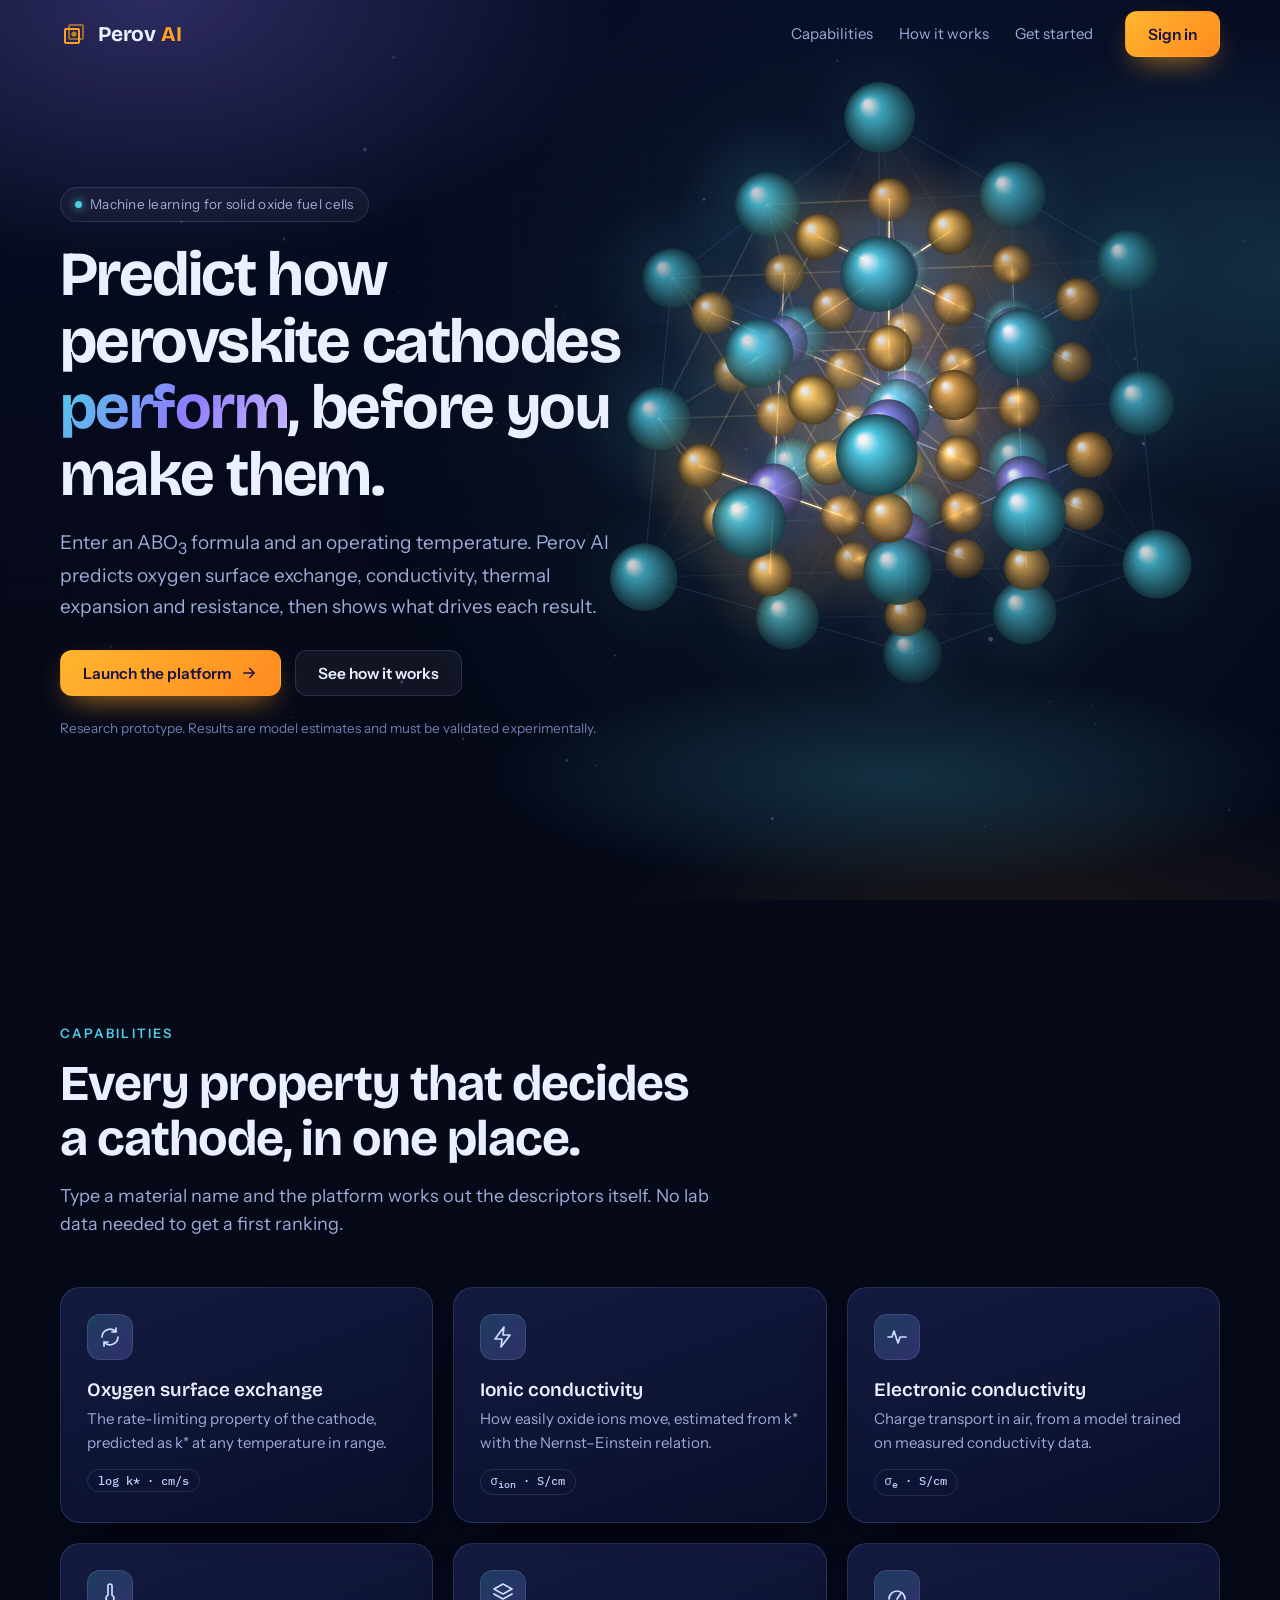
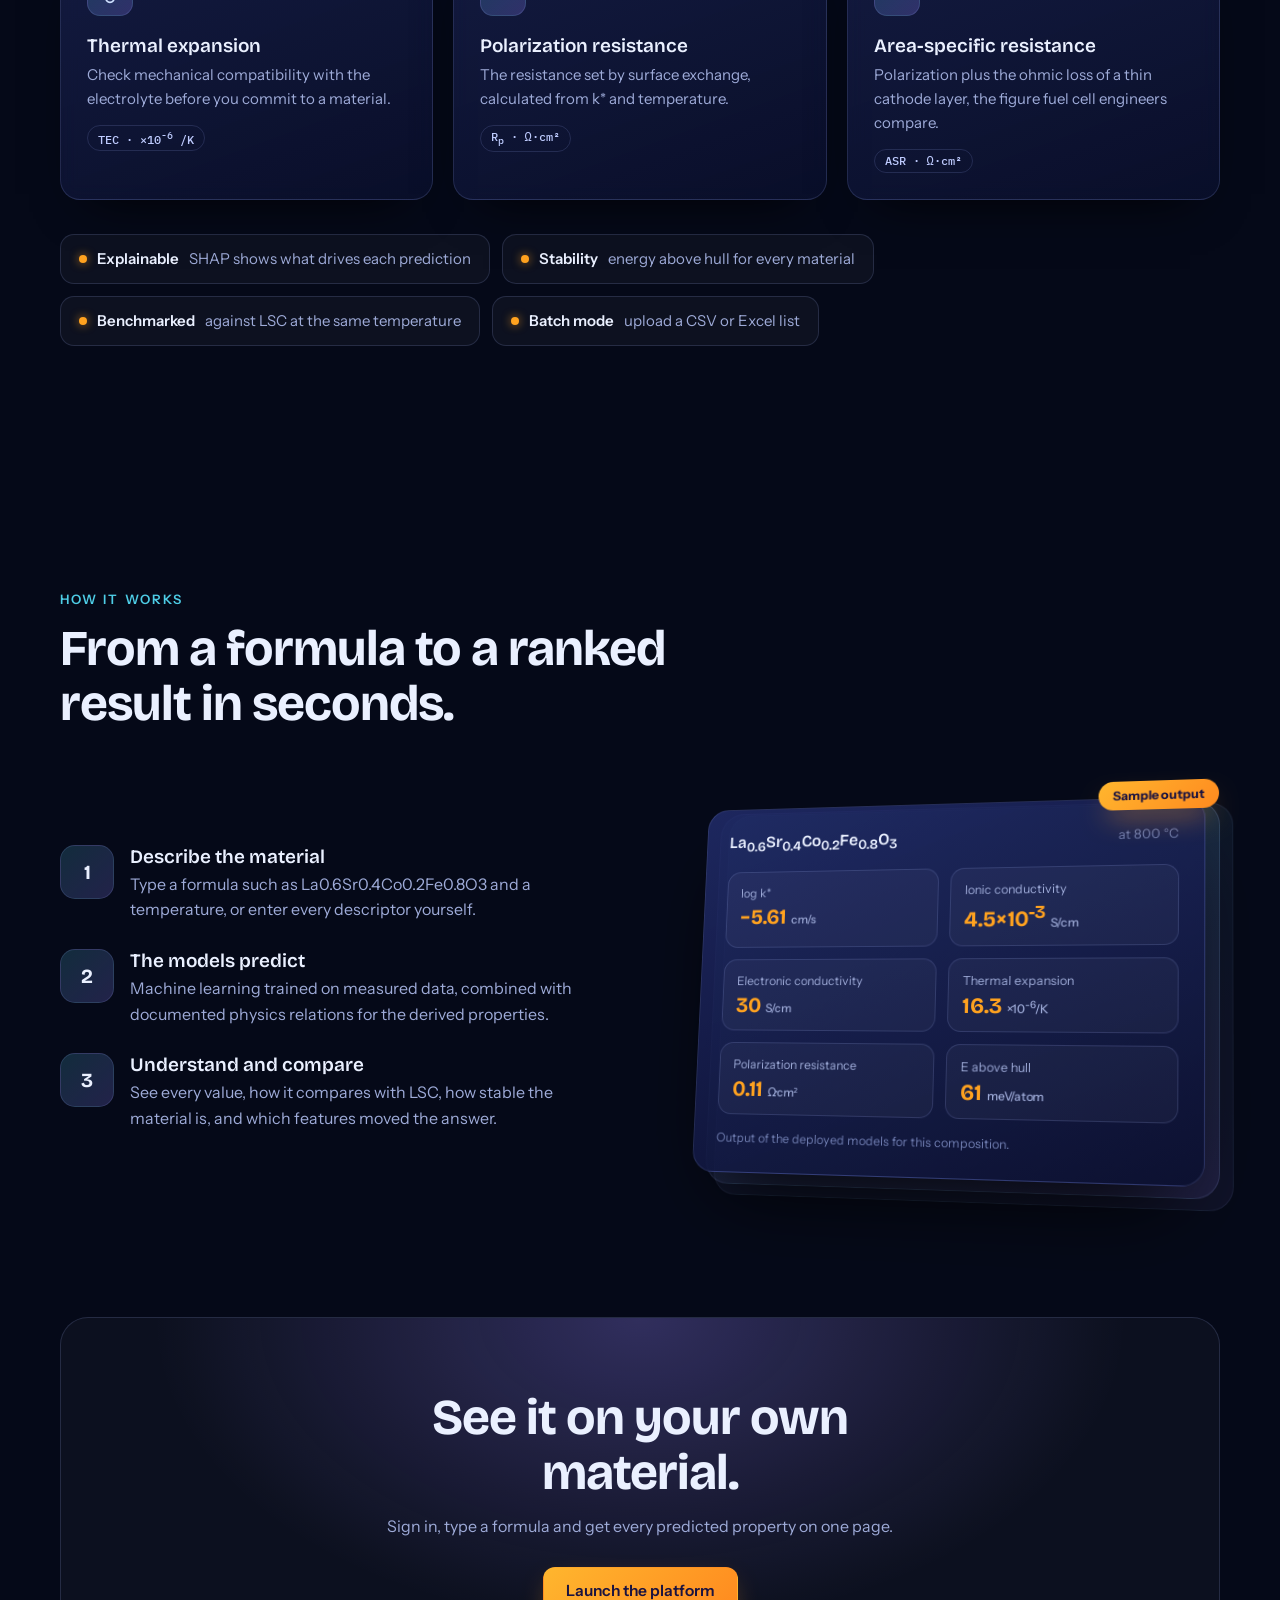
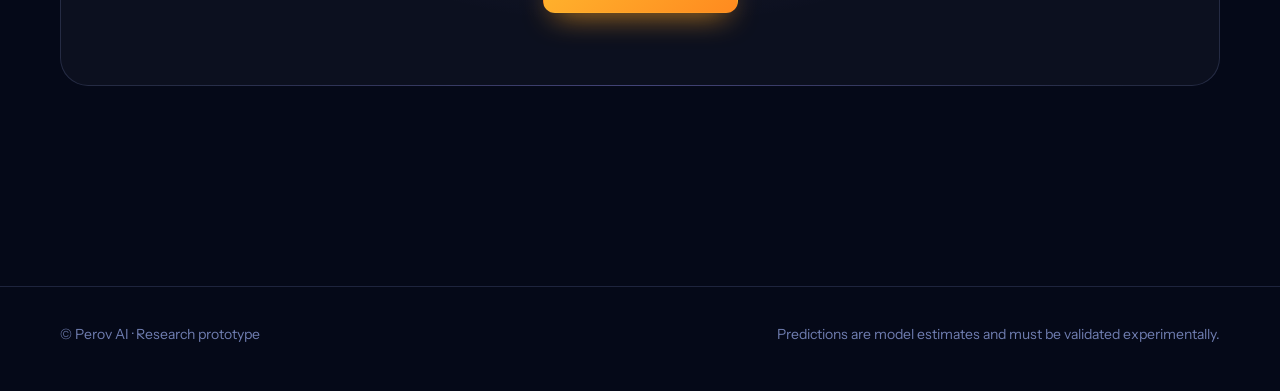
<file: static/index.html>
<!doctype html>
<html lang="en"><head><meta charset="utf-8"><meta name="viewport" content="width=device-width, initial-scale=1, viewport-fit=cover">
<meta name="theme-color" content="#050918">
<link rel="manifest" href="manifest.json">
<link rel="icon" type="image/png" sizes="192x192" href="icon-192.png">
<link rel="apple-touch-icon" href="apple-touch-icon.png">
<meta name="mobile-web-app-capable" content="yes">
<meta name="apple-mobile-web-app-capable" content="yes">
<meta name="apple-mobile-web-app-title" content="Perov AI">
<meta name="apple-mobile-web-app-status-bar-style" content="black-translucent">
<script src="pwa.js" defer></script>
<title>Perov AI | Predict perovskite cathode performance</title>
<meta name="description" content="Perov AI predicts oxygen surface exchange, conductivity, thermal expansion and resistance of perovskite cathodes for solid oxide fuel cells.">
<link href="https://fonts.googleapis.com/css2?family=Bricolage+Grotesque:opsz,wght@12..96,500;12..96,700&family=Instrument+Sans:wght@400;500;600&family=IBM+Plex+Mono:wght@400;500&display=swap" rel="stylesheet">
<link rel="stylesheet" href="site.css"></head>
<body class="site">
<header class="nav" id="nav"><div class="wrap">
  <a class="brand" href="index.html"><svg viewBox="0 0 28 28" aria-hidden="true"><rect x="5" y="9" width="14" height="14" rx="1" fill="none" stroke="#FFA21F" stroke-width="2"/><rect x="9" y="5" width="14" height="14" rx="1" fill="none" stroke="#FFA21F" stroke-width="2" opacity=".55"/><circle cx="14" cy="14" r="2.6" fill="#C98512"/></svg><span>Perov <i>AI</i></span></a>
  <nav aria-label="Sections"><a href="#capabilities">Capabilities</a><a href="#how">How it works</a><a href="#start">Get started</a></nav>
  <a class="btn primary" href="login.html">Sign in</a>
</div></header>

<main>
<section class="hero" id="top">
  <canvas id="hero3d" aria-hidden="true"></canvas>
  <div class="wrap"><div class="hero-copy">
    <span class="eyebrow">Machine learning for solid oxide fuel cells</span>
    <h1>Predict how perovskite cathodes <em>perform</em>, before you make them.</h1>
    <p class="lead">Enter an ABO<sub>3</sub> formula and an operating temperature. Perov AI predicts oxygen surface exchange, conductivity, thermal expansion and resistance, then shows what drives each result.</p>
    <div class="cta"><a class="btn primary" href="login.html">Launch the platform
      <svg viewBox="0 0 24 24" fill="none" stroke="currentColor" stroke-width="2" stroke-linecap="round" stroke-linejoin="round"><path d="M5 12h14M13 6l6 6-6 6"/></svg></a>
      <a class="btn" href="#how">See how it works</a></div>
    <p class="fine">Research prototype. Results are model estimates and must be validated experimentally.</p>
  </div></div>
</section>

<section class="block" id="capabilities"><div class="wrap">
  <span class="kicker">Capabilities</span>
  <h2>Every property that decides a cathode, in one place.</h2>
  <p class="sub">Type a material name and the platform works out the descriptors itself. No lab data needed to get a first ranking.</p>
  <div class="grid3">
    <article class="tilt reveal"><div class="ico"><svg viewBox="0 0 24 24"><path d="M4 12a8 8 0 0 1 14-5M20 12a8 8 0 0 1-14 5M18 3v4h-4M6 21v-4h4"/></svg></div><h3>Oxygen surface exchange</h3><p>The rate-limiting property of the cathode, predicted as k* at any temperature in range.</p><span class="unit">log k* &middot; cm/s</span></article>
    <article class="tilt reveal"><div class="ico"><svg viewBox="0 0 24 24"><path d="M13 2 4 14h7l-1 8 9-12h-7z"/></svg></div><h3>Ionic conductivity</h3><p>How easily oxide ions move, estimated from k* with the Nernst&ndash;Einstein relation.</p><span class="unit">&sigma;<sub>ion</sub> &middot; S/cm</span></article>
    <article class="tilt reveal"><div class="ico"><svg viewBox="0 0 24 24"><path d="M3 12h4l2-6 4 12 2-6h6"/></svg></div><h3>Electronic conductivity</h3><p>Charge transport in air, from a model trained on measured conductivity data.</p><span class="unit">&sigma;<sub>e</sub> &middot; S/cm</span></article>
    <article class="tilt reveal"><div class="ico"><svg viewBox="0 0 24 24"><path d="M10 14V5a2 2 0 1 1 4 0v9a4 4 0 1 1-4 0z"/></svg></div><h3>Thermal expansion</h3><p>Check mechanical compatibility with the electrolyte before you commit to a material.</p><span class="unit">TEC &middot; &times;10<sup>-6</sup> /K</span></article>
    <article class="tilt reveal"><div class="ico"><svg viewBox="0 0 24 24"><path d="m12 3 9 5-9 5-9-5zM3 13l9 5 9-5"/></svg></div><h3>Polarization resistance</h3><p>The resistance set by surface exchange, calculated from k* and temperature.</p><span class="unit">R<sub>p</sub> &middot; &Omega;&middot;cm&sup2;</span></article>
    <article class="tilt reveal"><div class="ico"><svg viewBox="0 0 24 24"><path d="M4 18a8 8 0 1 1 16 0M12 18l4-6"/></svg></div><h3>Area-specific resistance</h3><p>Polarization plus the ohmic loss of a thin cathode layer, the figure fuel cell engineers compare.</p><span class="unit">ASR &middot; &Omega;&middot;cm&sup2;</span></article>
  </div>
  <div class="chips reveal">
    <div class="chip"><b>Explainable</b> SHAP shows what drives each prediction</div>
    <div class="chip"><b>Stability</b> energy above hull for every material</div>
    <div class="chip"><b>Benchmarked</b> against LSC at the same temperature</div>
    <div class="chip"><b>Batch mode</b> upload a CSV or Excel list</div>
  </div>
</div></section>

<section class="block" id="how"><div class="wrap">
  <span class="kicker">How it works</span>
  <h2>From a formula to a ranked result in seconds.</h2>
  <div class="how">
    <ol class="steps">
      <li class="reveal"><div><h3>Describe the material</h3><p>Type a formula such as La0.6Sr0.4Co0.2Fe0.8O3 and a temperature, or enter every descriptor yourself.</p></div></li>
      <li class="reveal"><div><h3>The models predict</h3><p>Machine learning trained on measured data, combined with documented physics relations for the derived properties.</p></div></li>
      <li class="reveal"><div><h3>Understand and compare</h3><p>See every value, how it compares with LSC, how stable the material is, and which features moved the answer.</p></div></li>
    </ol>
    <div class="stage3d reveal" id="stage3d"><div class="rig" id="rig">
      <div class="plate p2"></div><div class="plate"></div>
      <div class="sample"><span class="badge3d">Sample output</span>
        <div class="top"><b>La<sub>0.6</sub>Sr<sub>0.4</sub>Co<sub>0.2</sub>Fe<sub>0.8</sub>O<sub>3</sub></b><span>at 800 &deg;C</span></div>
        <div class="tiles">
          <div class="tile"><small>log k*</small><b>&minus;5.61<i>cm/s</i></b></div>
          <div class="tile"><small>Ionic conductivity</small><b>4.5&times;10<sup>-3</sup><i>S/cm</i></b></div>
          <div class="tile"><small>Electronic conductivity</small><b>30<i>S/cm</i></b></div>
          <div class="tile"><small>Thermal expansion</small><b>16.3<i>&times;10<sup>-6</sup>/K</i></b></div>
          <div class="tile"><small>Polarization resistance</small><b>0.11<i>&Omega;&middot;cm&sup2;</i></b></div>
          <div class="tile"><small>E above hull</small><b>61<i>meV/atom</i></b></div>
        </div>
        <p class="note">Output of the deployed models for this composition.</p>
      </div>
    </div></div>
  </div>
</div></section>

<section class="block" id="start" style="padding-top:0"><div class="wrap">
  <div class="cta-band reveal"><h2>See it on your own material.</h2><p>Sign in, type a formula and get every predicted property on one page.</p>
    <a class="btn primary" href="login.html">Launch the platform</a></div>
</div></section>
</main>

<footer><div class="wrap"><span>&copy; Perov AI &middot; Research prototype</span><span>Predictions are model estimates and must be validated experimentally.</span></div></footer>

<script src="crystal3d.js"></script>
<script>
(() => {
  const $ = s => document.querySelector(s), $$ = s => [...document.querySelectorAll(s)];
  const wide = () => window.innerWidth > 900;
  /* 3D hero */
  const hero = createCrystal($("#hero3d"), { ordered: true, pulses: true });
  function place() { if (wide()) { hero.layout(0.74, 0.5); hero.setScale(0.19); } else { hero.layout(0.5, 0.21); hero.setScale(0.125); } }
  place(); window.addEventListener("resize", place);
  new IntersectionObserver(es => es.forEach(e => hero.setVisible(e.isIntersecting)), { threshold: 0 }).observe($("#top"));
  /* nav background */
  const nav = $("#nav"), onScroll = () => nav.classList.toggle("solid", scrollY > 24); onScroll(); addEventListener("scroll", onScroll, { passive: true });
  /* reveal on scroll */
  const io = new IntersectionObserver(es => es.forEach(e => { if (e.isIntersecting) { e.target.classList.add("in"); io.unobserve(e.target); } }), { threshold: 0.15 });
  $$(".reveal").forEach(el => io.observe(el));
  /* count up */
  const co = new IntersectionObserver(es => es.forEach(e => {
    if (!e.isIntersecting) return; co.unobserve(e.target);
    const end = +e.target.dataset.count, t0 = performance.now();
    (function f(t) { const p = Math.min(1, (t - t0) / 1100); e.target.textContent = Math.round(end * (1 - Math.pow(1 - p, 3))); if (p < 1) requestAnimationFrame(f); })(t0);
  }), { threshold: 0.6 });
  if (!matchMedia("(prefers-reduced-motion: reduce)").matches) $$("[data-count]").forEach(el => co.observe(el));
  /* 3D tilt on the capability cards and the sample panel */
  if (matchMedia("(hover: hover)").matches && !matchMedia("(prefers-reduced-motion: reduce)").matches) {
    $$(".tilt").forEach(el => {
      el.addEventListener("pointermove", e => {
        const r = el.getBoundingClientRect(), x = (e.clientX - r.left) / r.width, y = (e.clientY - r.top) / r.height;
        el.style.setProperty("--ry", ((x - 0.5) * 14).toFixed(2) + "deg"); el.style.setProperty("--rx", ((0.5 - y) * 14).toFixed(2) + "deg");
        el.style.setProperty("--mx", (x * 100).toFixed(1) + "%"); el.style.setProperty("--my", (y * 100).toFixed(1) + "%");
      });
      el.addEventListener("pointerleave", () => { el.style.setProperty("--rx", "0deg"); el.style.setProperty("--ry", "0deg"); });
    });
    const st = $("#stage3d"), rig = $("#rig");
    st.addEventListener("pointermove", e => {
      const r = st.getBoundingClientRect(), x = (e.clientX - r.left) / r.width, y = (e.clientY - r.top) / r.height;
      rig.style.setProperty("--ry", (-12 + (x - 0.5) * 24).toFixed(2) + "deg"); rig.style.setProperty("--rx", (7 + (0.5 - y) * 14).toFixed(2) + "deg");
    });
    st.addEventListener("pointerleave", () => { rig.style.setProperty("--ry", "-12deg"); rig.style.setProperty("--rx", "7deg"); });
  }
})();
</script></body></html>
</file>
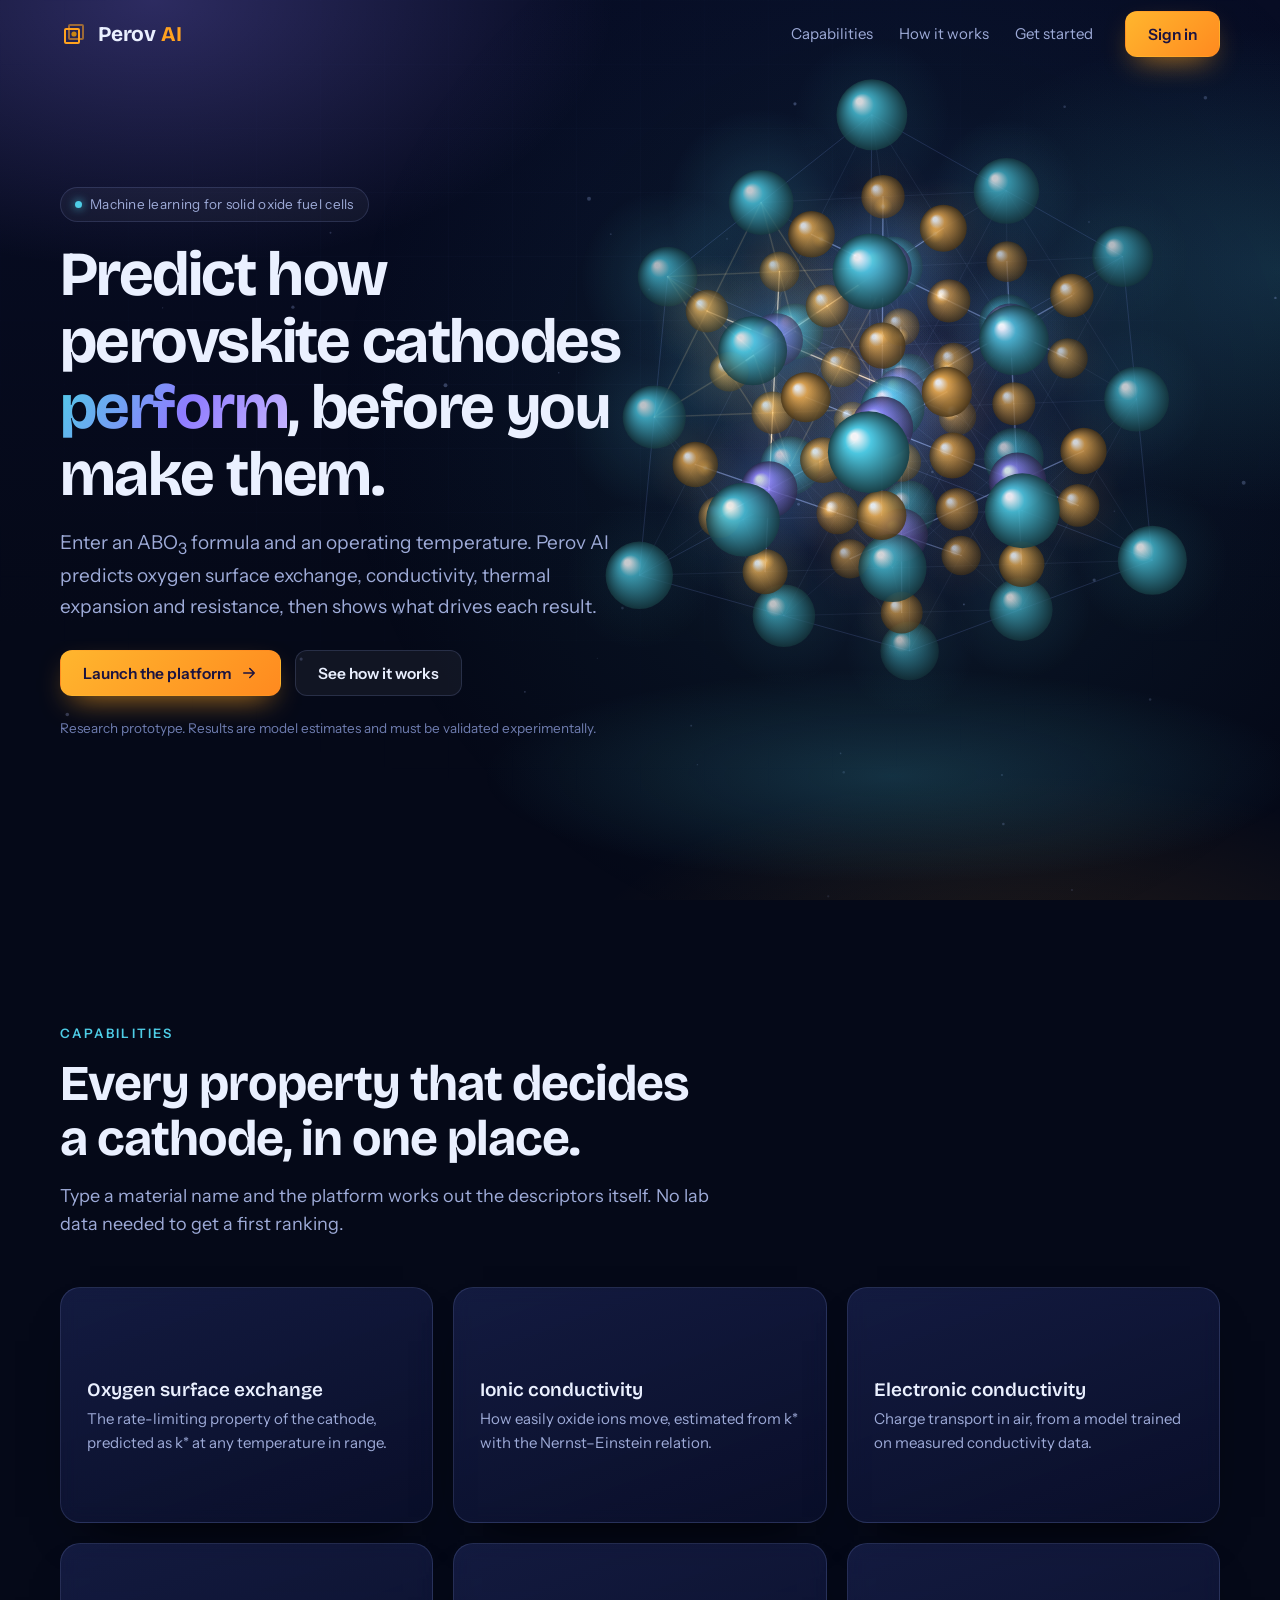
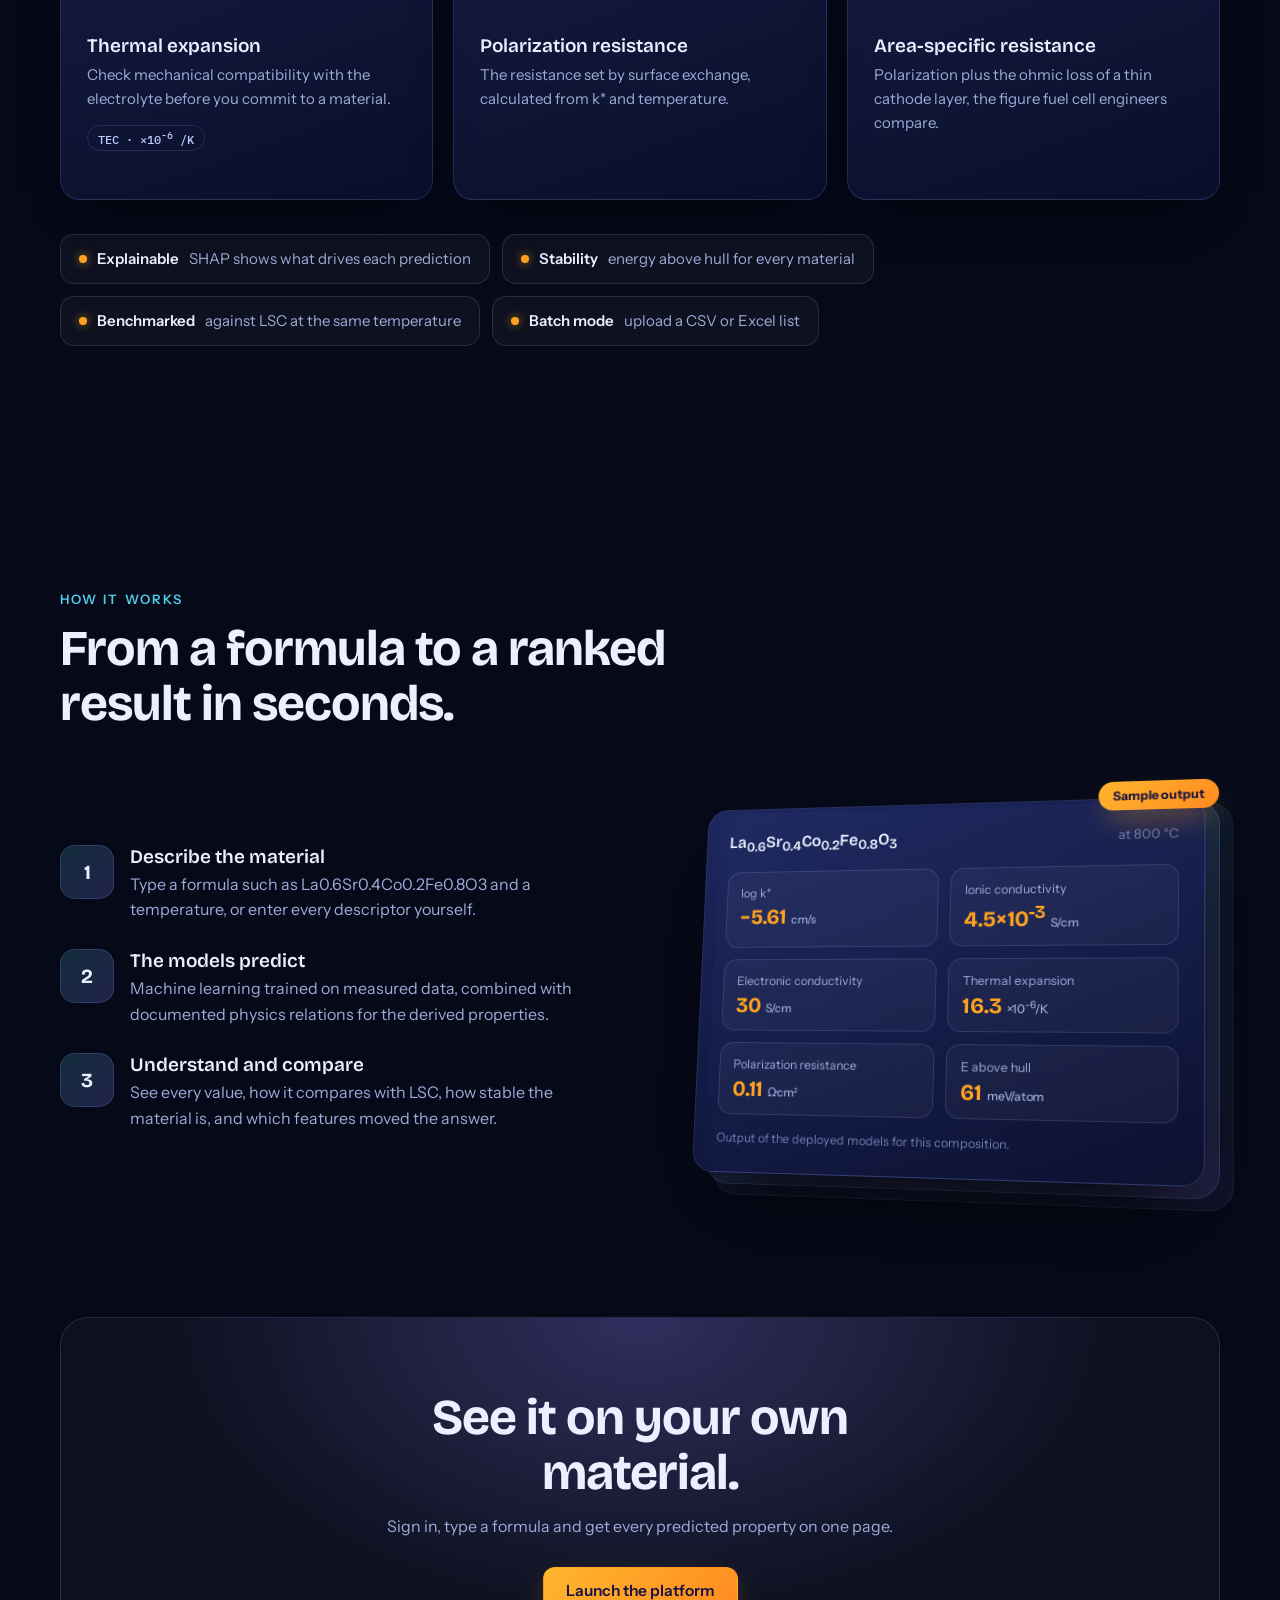
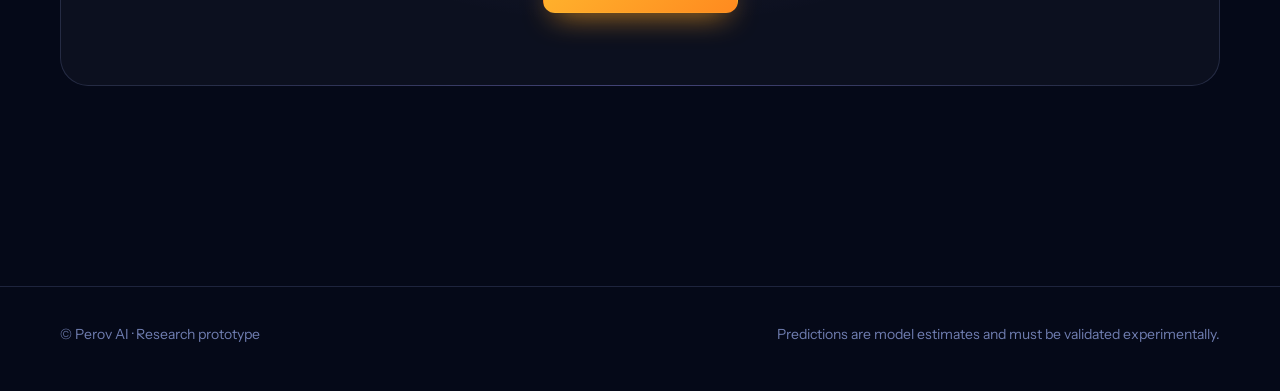
<file: static/batch.html>
<!doctype html>
<html lang="en"><head><meta charset="utf-8"><meta name="viewport" content="width=device-width, initial-scale=1, viewport-fit=cover">
<meta name="theme-color" content="#0E1240">
<link rel="manifest" href="manifest.json">
<link rel="icon" type="image/png" sizes="192x192" href="icon-192.png">
<link rel="apple-touch-icon" href="apple-touch-icon.png">
<meta name="mobile-web-app-capable" content="yes">
<meta name="apple-mobile-web-app-capable" content="yes">
<meta name="apple-mobile-web-app-title" content="Perov AI">
<meta name="apple-mobile-web-app-status-bar-style" content="black-translucent">
<script src="pwa.js" defer></script>
<script src="bg3d.js" defer></script>
<script src="dynamic.js" defer></script>
<script src="tabs.js" defer></script>
<script src="lattice.js" defer></script>
<title>Batch | Perov AI</title>
<link href="https://fonts.googleapis.com/css2?family=Bricolage+Grotesque:opsz,wght@12..96,500;12..96,700&family=Instrument+Sans:wght@400;500;600&family=IBM+Plex+Mono:wght@400;500&display=swap" rel="stylesheet">
<link rel="stylesheet" href="style.css"><style>.stack>*{min-width:0}#bres{min-width:0;max-width:100%}#bres .hb{grid-template-columns:minmax(110px,170px) 1fr 74px}#bres .hb span{overflow:hidden;text-overflow:ellipsis;white-space:nowrap}#bres .hb b{font-family:var(--mono);font-size:12px}table.t th small{font-weight:400;color:var(--muted)}</style><script src="theme.js"></script></head>
<body data-mode="user">
<header class="top"><div class="wrap">
  <a class="brand" href="predict.html"><svg viewBox="0 0 28 28" aria-hidden="true"><rect x="5" y="9" width="14" height="14" rx="1" fill="none" stroke="#FFA21F" stroke-width="2"/><rect x="9" y="5" width="14" height="14" rx="1" fill="none" stroke="#FFA21F" stroke-width="2" opacity=".55"/><circle cx="14" cy="14" r="2.6" fill="#C98512"/></svg><span>Perov <i>AI</i></span></a>
  <nav class="nav" aria-label="Pages"><a href="predict.html">Predict</a><a href="history.html">History</a><a href="batch.html" aria-current="page">Batch</a><a href="inverse.html">Find composition</a><a href="developer.html" class="dev-only">Developer</a><a href="research.html">Research</a></nav>
  <div class="role"><span id="who"></span><b id="rolename"></b> <a href="#" id="signout">Sign out</a></div>
</div></header>
<main><div class="wrap">
<div class="intro"><h1>Predict a list of materials</h1><p class="explorer-only">Upload a CSV or Excel file with two columns, formula and temp_c. Each row gets k*, ionic and electronic conductivity, thermal expansion, polarization resistance, ASR and E above hull.</p><p class="dev-only">POST /api/upload as multipart form data, up to 500 rows, composition-only model. Rows that fail return an error string instead of a value.</p></div>
<section class="panel stack" style="max-width:980px">
  <form id="bform" novalidate><div class="fields">
    <div class="field"><label for="bfile">File (.csv or .xlsx)</label><input id="bfile" type="file" accept=".csv,.xlsx,.xls"></div>
    <div class="field dev-only"><label for="bmodel">Model</label><select id="bmodel"><option value="svr">Perov AI SVR pipeline</option><option value="rf">Perov AI Random Forest</option></select></div></div>
    <div class="actions"><button class="btn primary" id="bgo" type="submit">Predict file</button>
    <a class="btn ghost" id="tmpl" download="kstar_template.csv" href="data:text/csv;charset=utf-8,formula%2Ctemp_c%0ALaCoO3%2C700%0ALa0.6Sr0.4Co0.2Fe0.8O3%2C800%0ASm0.5Sr0.5CoO3%2C886%0A" style="text-decoration:none;display:inline-block">Download a template</a></div>
  </form>
  <div id="bres" hidden><div class="kpis" id="bkpi"></div>
    <div class="actions" style="margin-top:6px"><div class="field" style="min-width:240px"><label for="bprop">Show bars for</label><select id="bprop"></select></div><button class="btn ghost" id="bcsv" type="button">Download all values (CSV)</button></div>
    <h2 style="font-size:18px" id="bhead">Predicted log k*</h2><div id="bchart"></div>
    <h2 style="font-size:18px;margin-top:22px">All predicted values</h2>
    <div class="tablewrap" style="margin-top:8px"><table class="t" id="btab"></table></div>
    <p class="sub" style="margin-top:10px">Ionic conductivity and polarization resistance are physics estimates derived from k*. ASR adds the ohmic loss of a 10 &micro;m layer. Electronic conductivity, TEC and E above hull come from the trained models.</p></div>
  </section>
</div></main>
<script src="config.js"></script><script src="ui.js"></script>
<script>
(() => {
  const ROLE = (() => { try { return localStorage.getItem("kstar-role"); } catch { return null; } })();
  if (!(() => { try { return localStorage.getItem("kstar-token"); } catch { return null; } })()) { location.replace("index.html"); return; }
  if (ROLE !== "dev" && ROLE !== "user") { location.replace("index.html"); return; }
  document.body.dataset.mode = ROLE;
  document.getElementById("rolename").textContent = ROLE === "dev" ? "Developer" : "Normal user";
  const $ = (s, r = document) => r.querySelector(s);
  const esc = s => String(s).replace(/[&<>"]/g, c => ({ "&":"&amp;", "<":"&lt;", ">":"&gt;", '"':"&quot;" }[c]));
  const bars = (el, labels, vals) => { const mx = Math.max(...vals, 1e-9); el.innerHTML = labels.map((l, i) => `<div class="hb"><span>${esc(l)}</span><i style="width:${(vals[i] / mx * 100).toFixed(0)}%"></i><b>${vals[i]}</b></div>`).join(""); };
  const COLS = [
    ["log_kstar", "log k*", "log cm/s", "lin", v => v.toFixed(2)],
    ["sigma_i", "Ionic conductivity", "S/cm", "log", v => v.toExponential(2)],
    ["sigma_e", "Electronic conductivity (air)", "S/cm", "log", v => v.toExponential(2)],
    ["tec", "Thermal expansion", "\u00d710\u207b\u2076 /K", "lin", v => v.toFixed(2)],
    ["rp", "Polarization resistance", "\u03a9\u00b7cm\u00b2", "log", v => v.toExponential(2)],
    ["asr", "ASR", "\u03a9\u00b7cm\u00b2", "log", v => v.toExponential(2)],
    ["ehull", "E above hull", "meV/atom", "lin", v => v.toFixed(1)]
  ];
  let rowsData = [];
  const has = v => v !== undefined && v !== null && isFinite(v);
  $("#bprop").innerHTML = COLS.map(c => `<option value="${c[0]}">${c[1]} (${c[2]})</option>`).join("");
  $("#bprop").addEventListener("change", () => drawBars());
  function drawBars() {
    const key = $("#bprop").value || "log_kstar", c = COLS.find(x => x[0] === key);
    const ok = rowsData.filter(x => has(x[key]));
    $("#bhead").textContent = "Bars: " + c[1] + " (" + c[2] + ")";
    if (!ok.length) { $("#bchart").innerHTML = '<p class="sub">No row has a value for this property.</p>'; return; }
    const f = v => c[3] === "log" ? Math.log10(Math.max(v, 1e-30)) : v, vals = ok.map(x => f(x[key]));
    const lo = Math.min(...vals), hi = Math.max(...vals), span = (hi - lo) || 1;
    $("#bchart").innerHTML = '<small class="sub">Longest bar is the highest value' + (c[3] === "log" ? " (log scale)" : "") + ". Exact values are in the table.</small>" +
      ok.map((x, i) => `<div class="hb"><span title="${esc(x.formula)} at ${esc(x.temp_c)} \u00b0C">${esc(x.formula.slice(0, 14))} ${esc(x.temp_c)}\u00b0C</span><i style="width:${(8 + 92 * (vals[i] - lo) / span).toFixed(0)}%"></i><b>${c[4](x[key])}</b></div>`).join("");
  }
  function drawTable() {
    $("#btab").innerHTML = "<tr><th>Formula</th><th>T (\u00b0C)</th>" + COLS.map(c => `<th>${c[1]}<br><small>${c[2]}</small></th>`).join("") + "<th>Stable?</th><th>Note</th></tr>" +
      rowsData.map(x => `<tr><td>${esc(x.formula)}</td><td>${esc(x.temp_c ?? "")}</td>` + COLS.map(c => `<td>${has(x[c[0]]) ? c[4](x[c[0]]) : ""}</td>`).join("") +
        `<td>${x.stable === undefined ? "" : x.stable ? "Yes" : "No"}</td><td>${esc(x.error || (x.warnings || []).join("; "))}</td></tr>`).join("");
  }
  $("#bcsv").addEventListener("click", () => {
    const q = v => '"' + String(v ?? "").replace(/"/g, '""') + '"';
    const head = ["formula", "temp_c", ...COLS.map(c => c[0]), "kstar_cm_s", "stable", "price_usd_per_kg", "note"];
    const lines = [head.join(",")].concat(rowsData.map(x => [q(x.formula), x.temp_c ?? "", ...COLS.map(c => has(x[c[0]]) ? x[c[0]] : ""), has(x.kstar) ? x.kstar : "", x.stable === undefined ? "" : x.stable, has(x.price) ? x.price : "", q(x.error || (x.warnings || []).join("; "))].join(",")));
    const a = document.createElement("a"); a.href = URL.createObjectURL(new Blob([lines.join("\n")], { type: "text/csv" })); a.download = "perov_ai_batch_results.csv"; a.click();
  });
  $("#bform").addEventListener("submit", async e => {
    e.preventDefault();
    const f = $("#bfile").files[0];
    if (!f) { toast("Choose a file first.", "error"); return; }
    const btn = $("#bgo"); btn.disabled = true; btn.textContent = "Predicting\u2026";
    try {
      const fd = new FormData(); fd.append("file", f); if (ROLE === "dev") fd.append("model", $("#bmodel").value);
      const r = await api("/api/upload", { method: "POST", body: fd }); const d = await r.json();
      if (!r.ok) throw new Error(d.error || "Upload failed.");
      $("#bkpi").innerHTML = `<div class="kpi"><b>${d.n}</b><span>rows</span></div><div class="kpi"><b>${d.n_ok}</b><span>predicted</span></div><div class="kpi"><b>${d.n - d.n_ok}</b><span>need fixing</span></div>`;
      rowsData = d.rows; drawBars(); drawTable();
      $("#bres").hidden = false; toast(`Predicted ${d.n_ok} of ${d.n} rows.`, d.n_ok === d.n ? "ok" : "info");
    } catch (ex) { toast(ex.message, "error"); }
    finally { btn.disabled = false; btn.textContent = "Predict file"; }
  });
})();
</script></body></html>
</file>
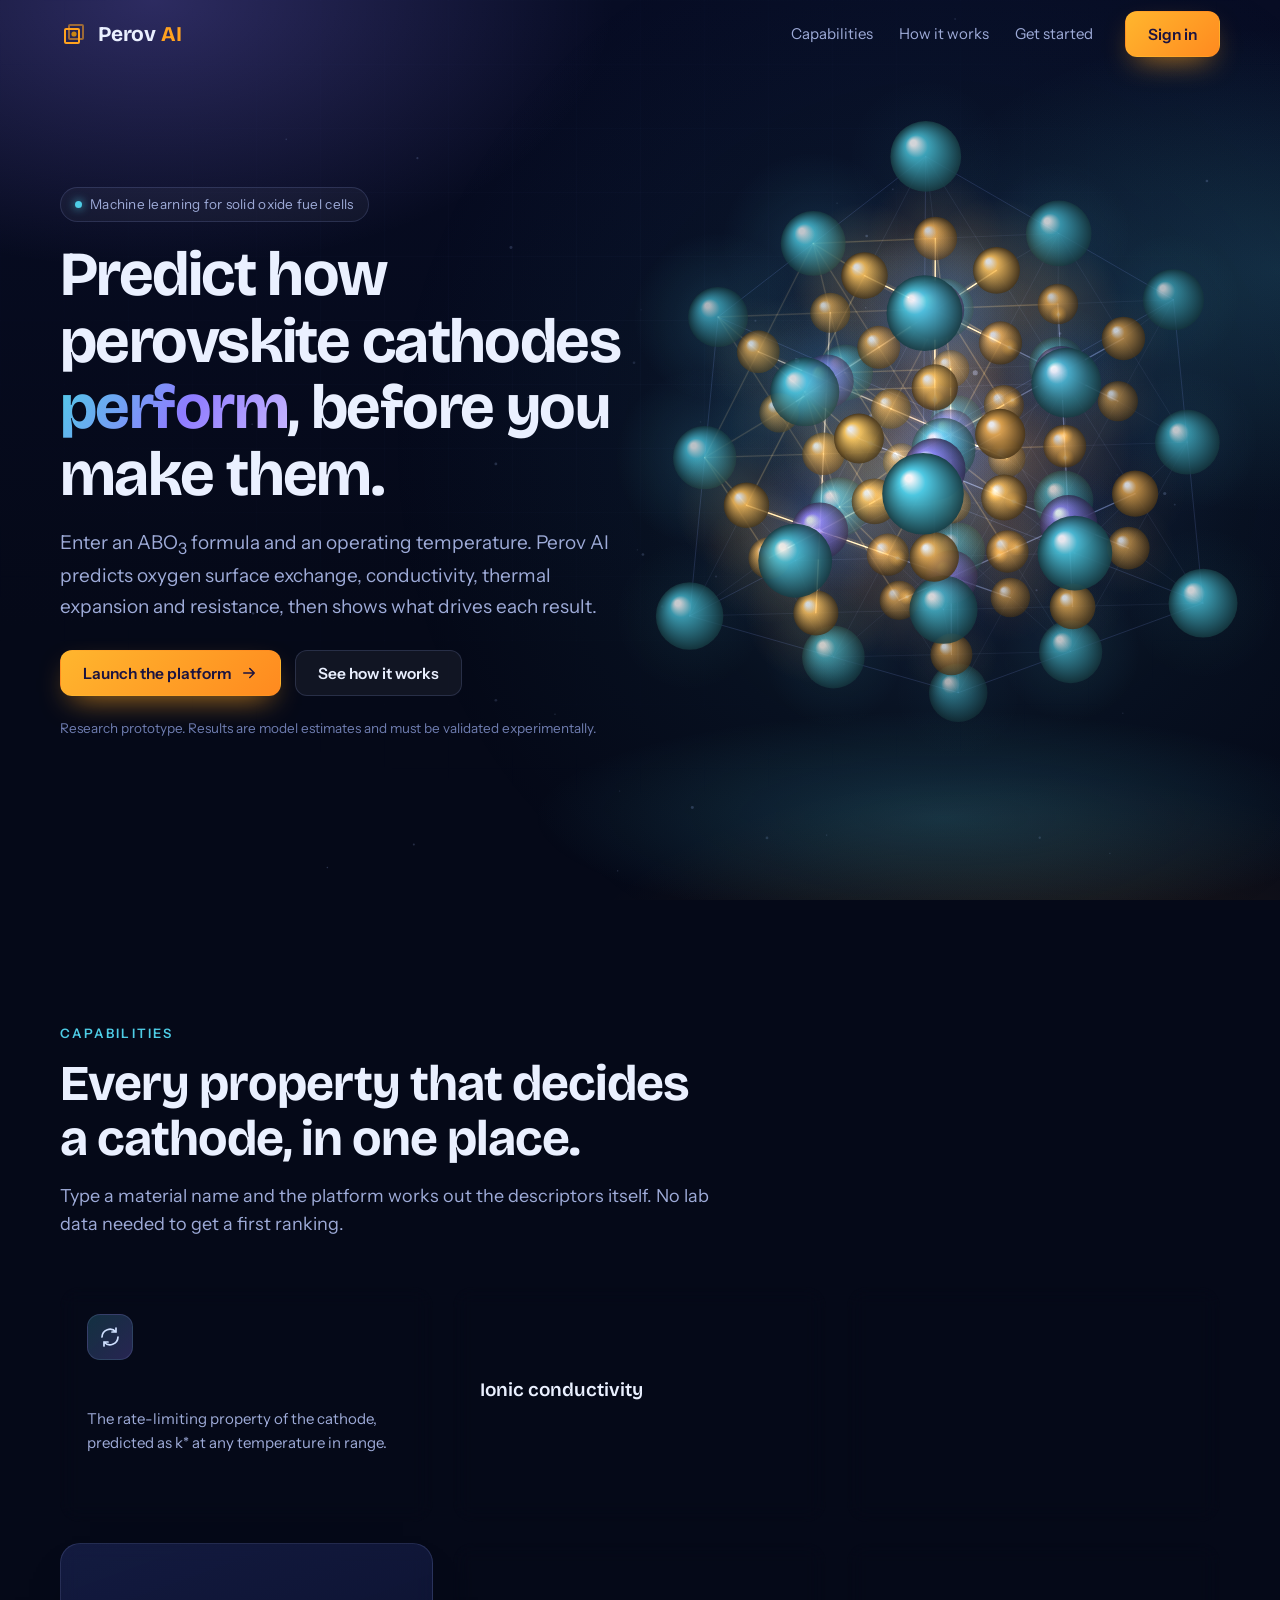
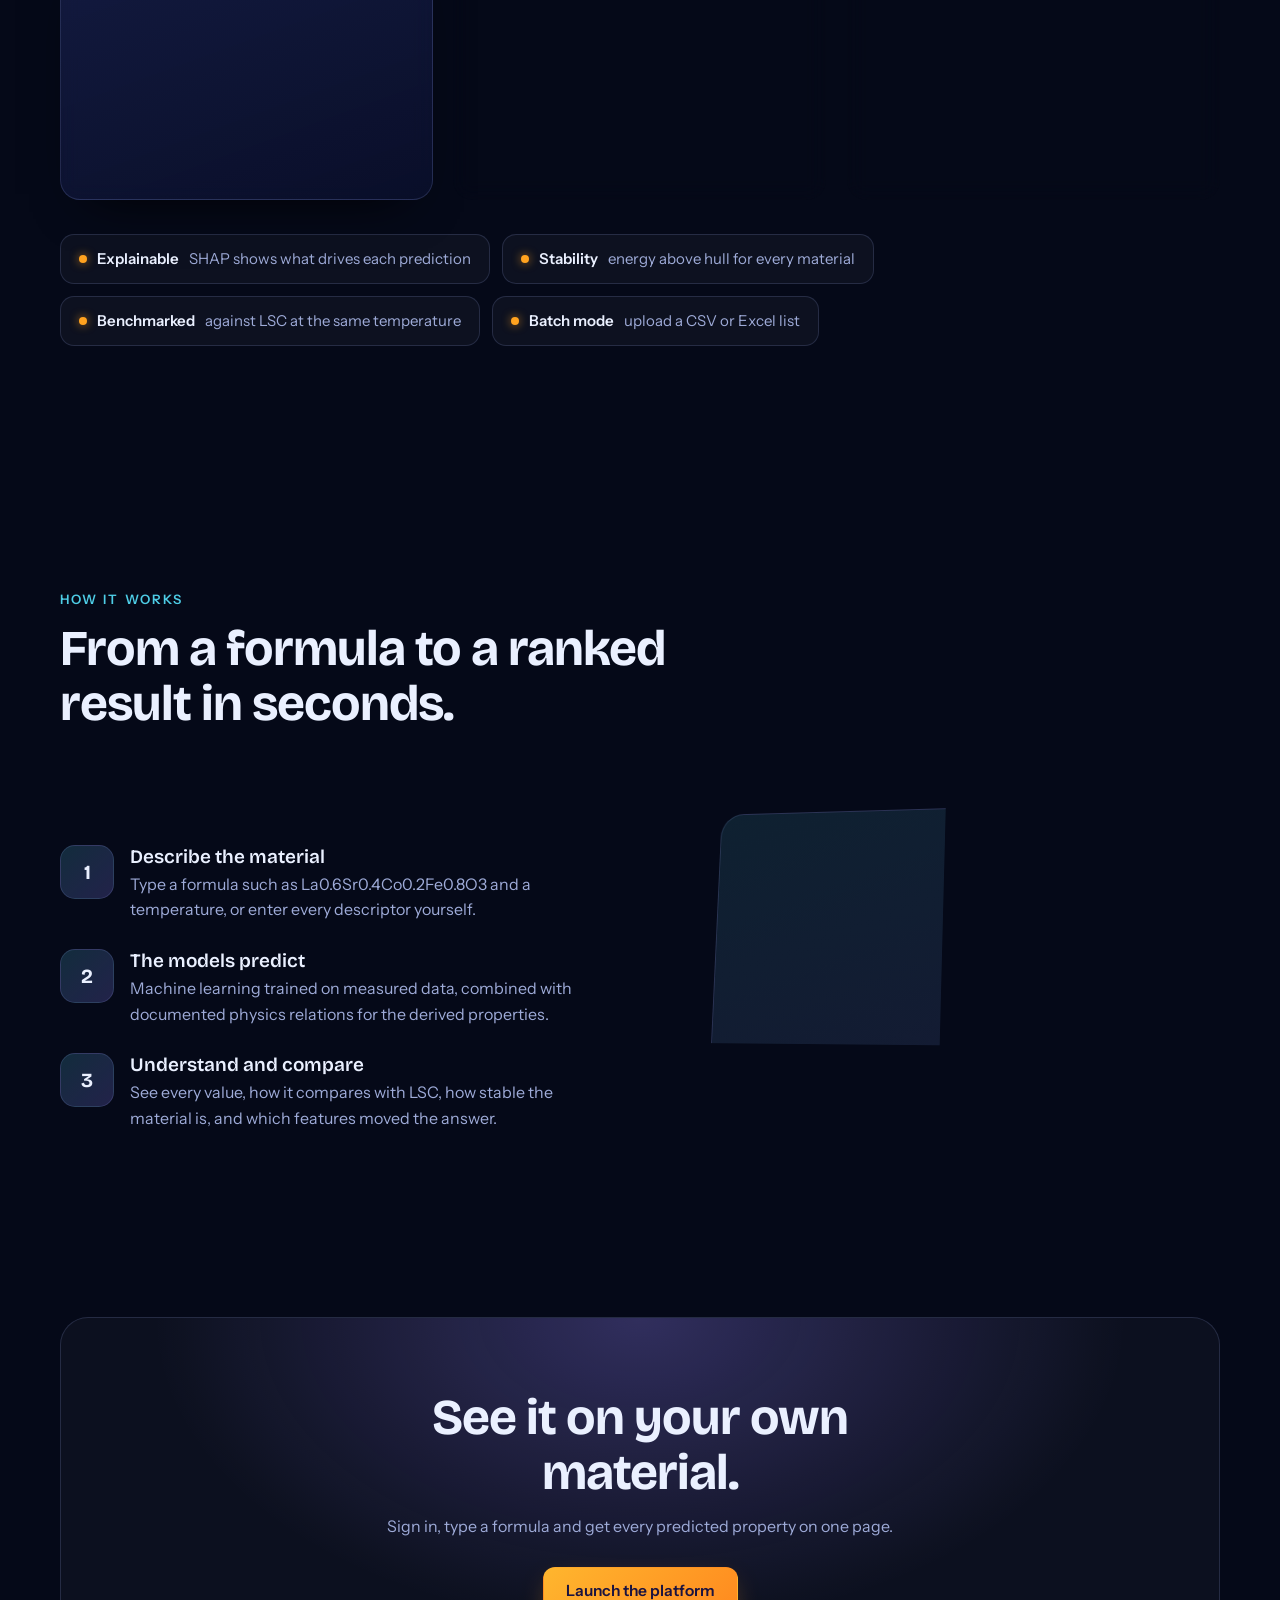
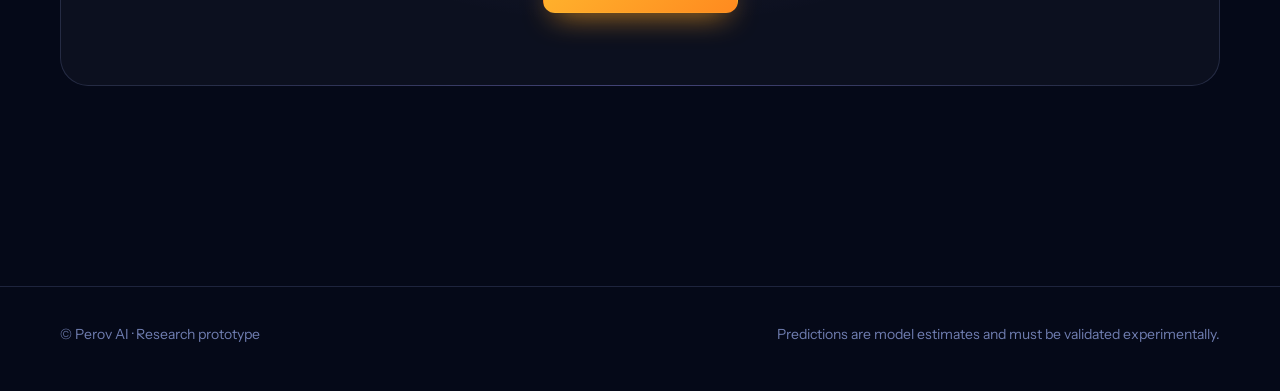
<file: static/developer.html>
<!doctype html>
<html lang="en"><head><meta charset="utf-8"><meta name="viewport" content="width=device-width, initial-scale=1, viewport-fit=cover">
<meta name="theme-color" content="#0E1240">
<link rel="manifest" href="manifest.json">
<link rel="icon" type="image/png" sizes="192x192" href="icon-192.png">
<link rel="apple-touch-icon" href="apple-touch-icon.png">
<meta name="mobile-web-app-capable" content="yes">
<meta name="apple-mobile-web-app-capable" content="yes">
<meta name="apple-mobile-web-app-title" content="Perov AI">
<meta name="apple-mobile-web-app-status-bar-style" content="black-translucent">
<script src="pwa.js" defer></script>
<script src="bg3d.js" defer></script>
<script src="dynamic.js" defer></script>
<script src="tabs.js" defer></script>
<script src="lattice.js" defer></script>
<title>Developer | Perov AI</title>
<link href="https://fonts.googleapis.com/css2?family=Bricolage+Grotesque:opsz,wght@12..96,500;12..96,700&family=Instrument+Sans:wght@400;500;600&family=IBM+Plex+Mono:wght@400;500&display=swap" rel="stylesheet">
<link rel="stylesheet" href="style.css"><script src="theme.js"></script></head>
<body data-mode="user">
<header class="top"><div class="wrap">
  <a class="brand" href="predict.html"><svg viewBox="0 0 28 28" aria-hidden="true"><rect x="5" y="9" width="14" height="14" rx="1" fill="none" stroke="#FFA21F" stroke-width="2"/><rect x="9" y="5" width="14" height="14" rx="1" fill="none" stroke="#FFA21F" stroke-width="2" opacity=".55"/><circle cx="14" cy="14" r="2.6" fill="#C98512"/></svg><span>Perov <i>AI</i></span></a>
  <nav class="nav" aria-label="Pages"><a href="predict.html">Predict</a><a href="history.html">History</a><a href="batch.html">Batch</a><a href="inverse.html">Find composition</a><a href="developer.html" aria-current="page" class="dev-only">Developer</a><a href="research.html">Research</a></nav>
  <div class="role"><span id="who"></span><b id="rolename"></b> <a href="#" id="signout">Sign out</a></div>
</div></header>
<main><div class="wrap">
<div class="intro"><h1>Developer panel</h1><p>System health, dataset analytics, model training and checkpoints.</p></div>
<div class="stack">
<section class="panel"><h2>System health</h2><div class="kpis" id="hkpi"></div><div id="hmodels" class="sub"></div></section>
<section class="panel"><h2>Dataset</h2><div class="kpis" id="dkpi"></div><div class="grid2"><div><h3 style="font-size:15px">log k* distribution</h3><div id="d1"></div></div><div><h3 style="font-size:15px">Temperature (&deg;C)</h3><div id="d2"></div></div><div><h3 style="font-size:15px">A-site main element (materials)</h3><div id="d3"></div></div></div></section>
<section class="panel"><h2>Model scores</h2><p class="sub">R&sup2; on materials never seen in training. The test split holds out whole materials, so it is small and noisy; grouped cross-validation is steadier.</p><div class="tablewrap"><table class="t" id="mtab"></table></div></section>
<section class="panel"><h2>Train a new checkpoint</h2><p class="sub">You are signed in as a developer. Trains all four models on the stored dataset, or on a file you upload, with a fixed seed. Nothing changes in the live app until you activate the checkpoint.</p>
<form id="tform" novalidate><div class="fields"><div class="field"><label for="seed">Seed</label><input id="seed" type="number" value="42"></div>
<div class="field"><label for="dfile">Dataset (optional)</label><input id="dfile" type="file" accept=".xlsx,.csv"></div></div>
<div class="actions"><button class="btn primary" id="tgo" type="submit">Start training</button><button class="btn ghost" id="rfr" type="button">Refresh</button></div></form>
<div id="tstat" class="msg" hidden></div>
<h3 style="font-size:15px;margin-top:20px">Checkpoints</h3><div class="tablewrap"><table class="t" id="ctab"></table></div></section></div>
</div></main>
<script src="config.js"></script><script src="ui.js"></script>
<script>
(() => {
  const ROLE = (() => { try { return localStorage.getItem("kstar-role"); } catch { return null; } })();
  if (!(() => { try { return localStorage.getItem("kstar-token"); } catch { return null; } })()) { location.replace("index.html"); return; }
  if (ROLE !== "dev") { location.replace(ROLE === "user" ? "predict.html" : "index.html"); return; }
  document.body.dataset.mode = ROLE;
  document.getElementById("rolename").textContent = ROLE === "dev" ? "Developer" : "Normal user";
  const $ = (s, r = document) => r.querySelector(s);
  const esc = s => String(s).replace(/[&<>"]/g, c => ({ "&":"&amp;", "<":"&lt;", ">":"&gt;", '"':"&quot;" }[c]));
  const bars = (el, labels, vals) => { const mx = Math.max(...vals, 1e-9); el.innerHTML = labels.map((l, i) => `<div class="hb"><span>${esc(l)}</span><i style="width:${(vals[i] / mx * 100).toFixed(0)}%"></i><b>${vals[i]}</b></div>`).join(""); };
  const H = () => ({});
  async function loadStats() {
    const d = await (await api("/api/analytics")).json(), s = d.system;
    $("#hkpi").innerHTML = [[s.status, "status"], [s.requests, "requests"], [s.errors, "errors"], [s.avg_latency_ms ?? "n/a", "avg ms"], [Math.round(s.uptime_s / 60) + " min", "uptime"], [s.active_checkpoint, "active model set"]].map(([v, l]) => `<div class="kpi"><b>${esc(v)}</b><span>${l}</span></div>`).join("");
    $("#hmodels").textContent = "Loaded: " + Object.entries(s.models).map(([k, v]) => k + (v ? " yes" : " no")).join(", ") + ". scikit-learn " + s.sklearn + ".";
    const ds = d.dataset;
    if (ds) {
      const r = ds.report;
      $("#dkpi").innerHTML = [[r.rows_in, "rows in file"], [r.rows_out, "usable rows"], [r.dropped_duplicates, "duplicates dropped"], [r.dropped_missing_or_non_numeric, "bad rows dropped"], [r.materials, "materials"]].map(([v, l]) => `<div class="kpi"><b>${v}</b><span>${l}</span></div>`).join("");
      const hb = (h) => h.counts.map((_, i) => Math.round(h.edges[i]) + " to " + Math.round(h.edges[i + 1]));
      bars($("#d1"), ds.logk_hist.counts.map((_, i) => ds.logk_hist.edges[i].toFixed(1)), ds.logk_hist.counts);
      bars($("#d2"), hb(ds.temp_hist), ds.temp_hist.counts);
      const ae = ds.a_main_element || ds.a_elements || {}; bars($("#d3"), Object.keys(ae), Object.values(ae));
    }
    const m = d.metrics;
    if (m) $("#mtab").innerHTML = "<tr><th>Model</th><th>Test R\u00b2</th><th>Test MAE</th><th>Grouped CV R\u00b2</th></tr>" + Object.entries(m.models).map(([k, v]) => `<tr><td>${esc(k.replace("_", " "))}</td><td>${v.test.r2}</td><td>${v.test.mae}</td><td>${v.grouped_cv.r2}</td></tr>`).join("");
  }
  async function loadCkpts() {
    const r = await api("/api/admin/checkpoints", { headers: H() }), d = await r.json();
    if (!r.ok) { toast(d.error, "error"); return; }
    $("#ctab").innerHTML = "<tr><th>Checkpoint</th><th>Rows</th><th>Seed</th><th>Grouped CV R\u00b2 (full SVR / name-only SVR)</th><th></th></tr>" + (d.checkpoints.length ? d.checkpoints.map(c => `<tr><td>${esc(c.name)}</td><td>${c.rows}</td><td>${c.seed}</td><td>${c.grouped_cv_r2.full_svr} / ${c.grouped_cv_r2.name_only_svr}</td><td>${c.active ? "<b>active</b>" : `<button class="btn ghost" data-act="${esc(c.name)}">Activate</button>`}</td></tr>`).join("") : "<tr><td colspan=5>No checkpoints yet.</td></tr>");
  }
  $("#ctab").addEventListener("click", async e => {
    const n = e.target.dataset.act; if (!n) return;
    const r = await api("/api/admin/activate", { method: "POST", headers: { ...H(), "Content-Type": "application/json" }, body: JSON.stringify({ name: n }) }), d = await r.json();
    if (!r.ok) { toast(d.error, "error"); return; }
    toast("Activated " + n + ".", "ok"); loadCkpts(); loadStats();
  });
  let poll = null;
  async function watch() {
    const r = await api("/api/admin/status", { headers: H() }), s = await r.json(), box = $("#tstat");
    box.hidden = false; box.textContent = "Training: " + s.status + ". " + s.message;
    if (s.status === "running") { poll = setTimeout(watch, 2000); return; }
    $("#tgo").disabled = false; $("#tgo").textContent = "Start training";
    if (s.status === "done") { toast("Training finished.", "ok"); loadCkpts(); } else if (s.status === "failed") toast(s.message, "error");
  }
    $("#tform").addEventListener("submit", async e => {
    e.preventDefault();
    const btn = $("#tgo"), reset = () => { btn.disabled = false; btn.textContent = "Start training"; };
    const fd = new FormData(); fd.append("seed", $("#seed").value); if ($("#dfile").files[0]) fd.append("file", $("#dfile").files[0]);
    btn.disabled = true; btn.textContent = "Training\u2026";
    try {
      const r = await api("/api/admin/train", { method: "POST", headers: H(), body: fd });
      let d = {}; try { d = await r.json(); } catch (_) {}
      if (!r.ok) {
        const msg = d.error || ("Training could not start (server error " + r.status + "). Training is not supported on this deployment.");
        const box = $("#tstat"); box.hidden = false; box.textContent = msg; toast(msg, "error"); reset(); return;
      }
      toast("Training started: " + d.started, "info"); watch();
    } catch (err) {
      toast("Could not reach the server.", "error"); reset();
    }
  });
  $("#rfr").onclick = () => { loadCkpts(); loadStats(); };
  loadCkpts();
  loadStats().catch(() => toast("Could not load analytics.", "error"));
})();
</script></body></html>
</file>
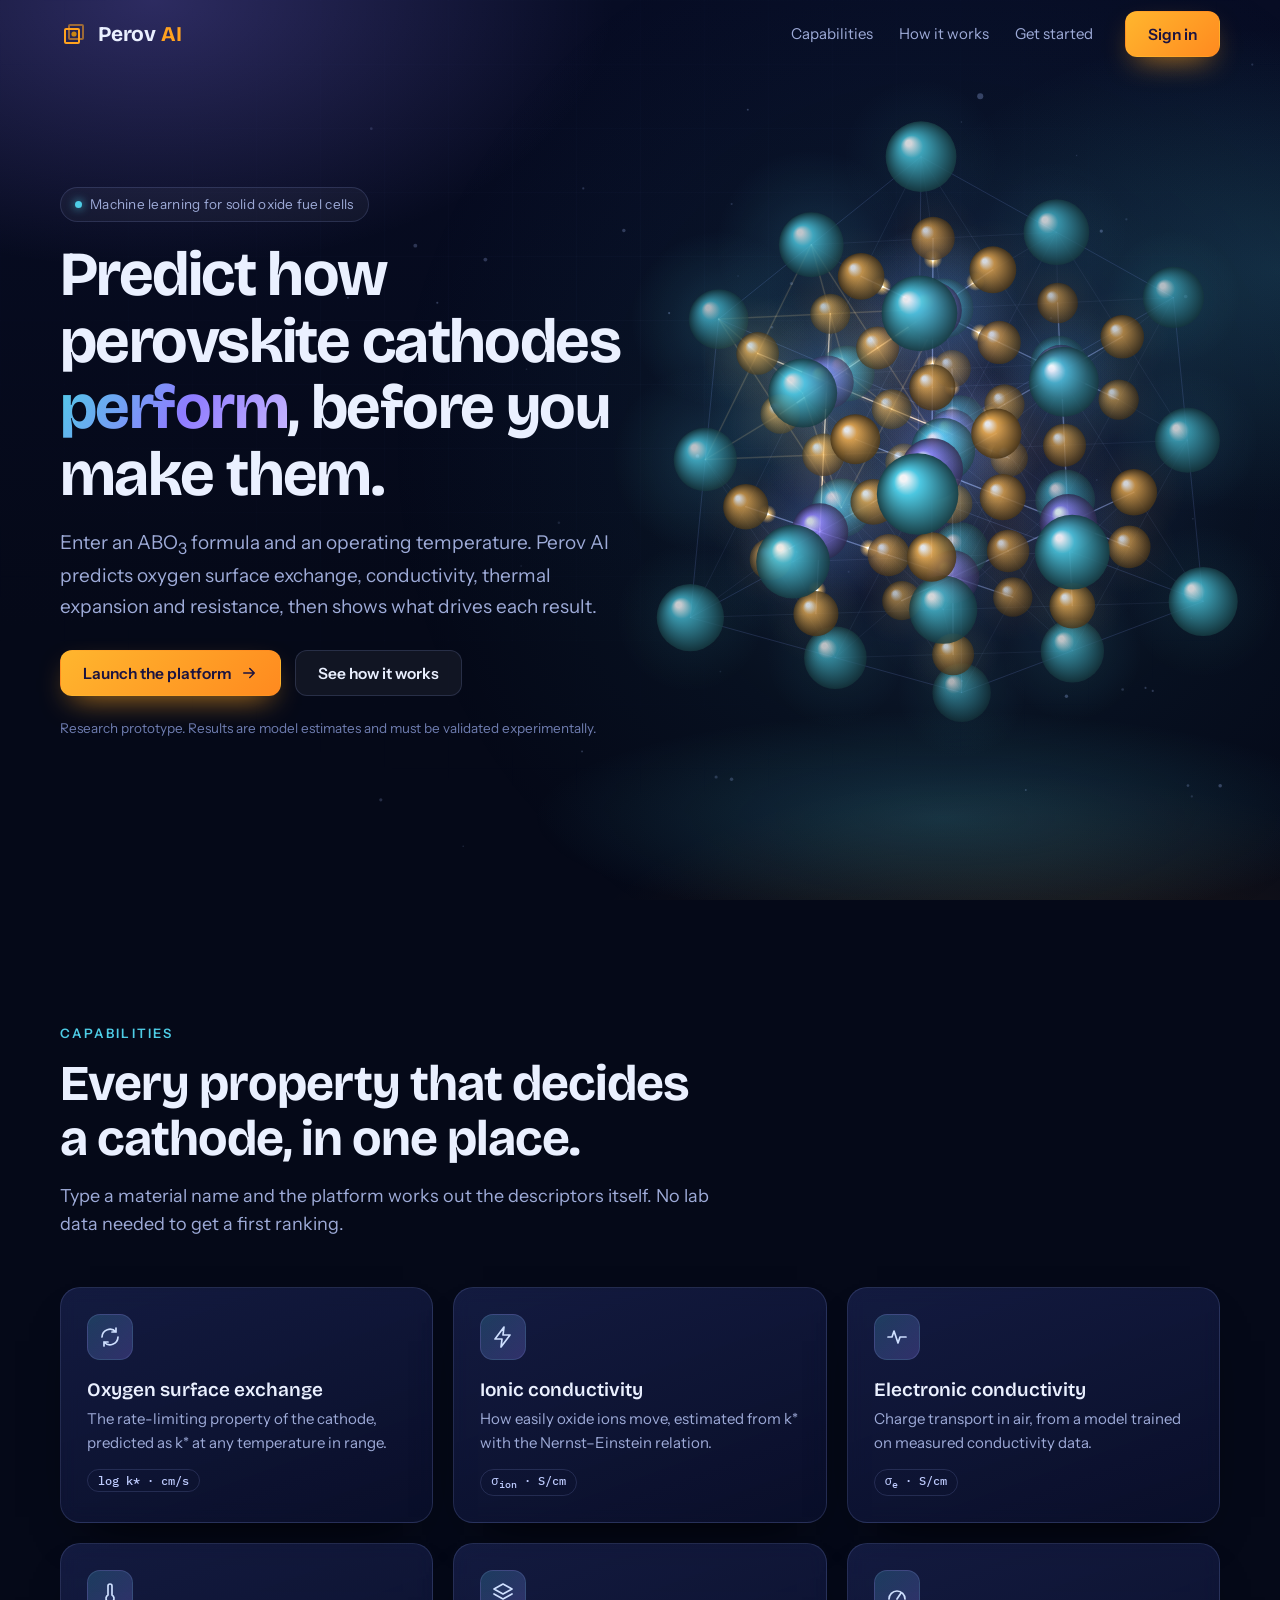
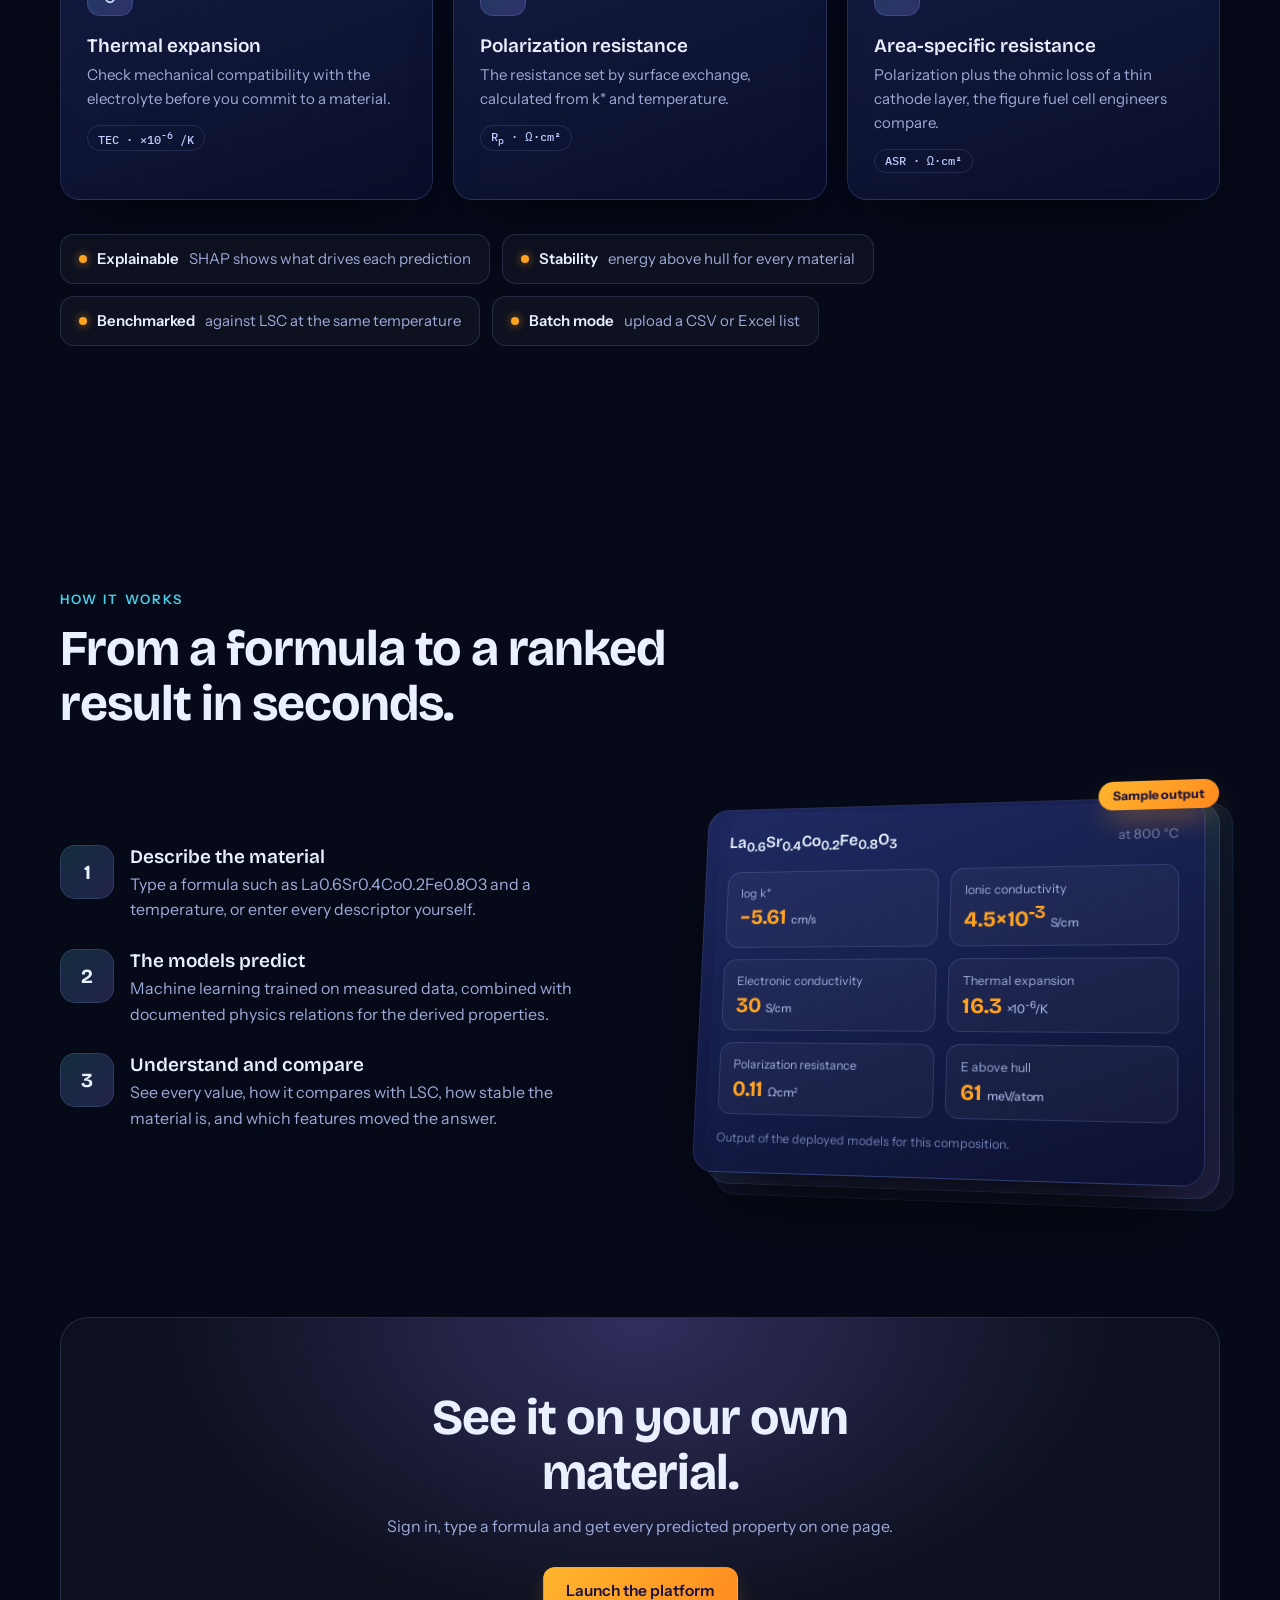
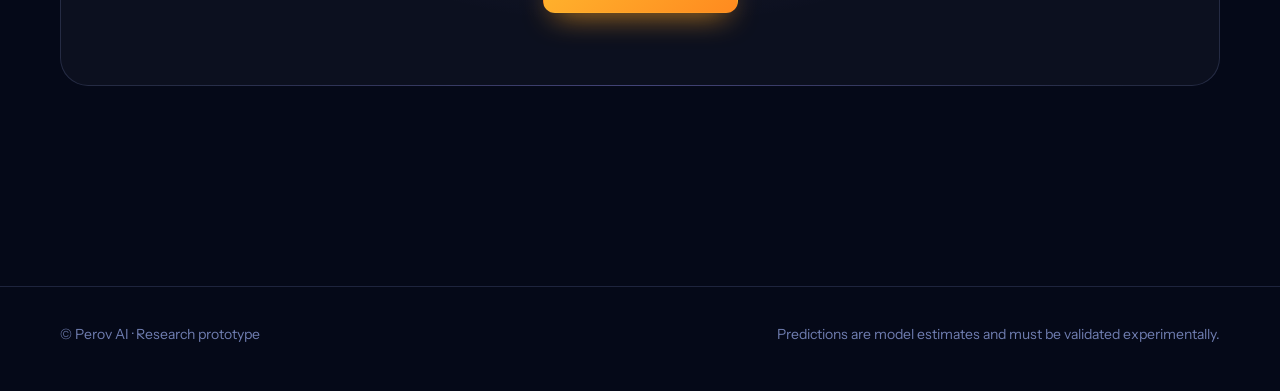
<file: static/history.html>
<!doctype html>
<html lang="en"><head><meta charset="utf-8"><meta name="viewport" content="width=device-width, initial-scale=1, viewport-fit=cover">
<meta name="theme-color" content="#0E1240">
<link rel="manifest" href="manifest.json">
<link rel="icon" type="image/png" sizes="192x192" href="icon-192.png">
<link rel="apple-touch-icon" href="apple-touch-icon.png">
<meta name="mobile-web-app-capable" content="yes">
<meta name="apple-mobile-web-app-capable" content="yes">
<meta name="apple-mobile-web-app-title" content="Perov AI">
<meta name="apple-mobile-web-app-status-bar-style" content="black-translucent">
<script src="pwa.js" defer></script>
<script src="bg3d.js" defer></script>
<script src="dynamic.js" defer></script>
<script src="tabs.js" defer></script>
<script src="lattice.js" defer></script>
<title>History | Perov AI</title>
<link href="https://fonts.googleapis.com/css2?family=Bricolage+Grotesque:opsz,wght@12..96,500;12..96,700&family=Instrument+Sans:wght@400;500;600&family=IBM+Plex+Mono:wght@400;500&display=swap" rel="stylesheet">
<link rel="stylesheet" href="style.css"><style>tr.sub-row>td{background:rgba(127,127,127,.07);white-space:normal}tr.sub-row table.t{font-size:13px}td small{color:var(--muted)}</style><script src="theme.js"></script></head>
<body data-mode="user">
<header class="top"><div class="wrap">
  <a class="brand" href="predict.html"><svg viewBox="0 0 28 28" aria-hidden="true"><rect x="5" y="9" width="14" height="14" rx="1" fill="none" stroke="#FFA21F" stroke-width="2"/><rect x="9" y="5" width="14" height="14" rx="1" fill="none" stroke="#FFA21F" stroke-width="2" opacity=".55"/><circle cx="14" cy="14" r="2.6" fill="#C98512"/></svg><span>Perov <i>AI</i></span></a>
  <nav class="nav" aria-label="Pages"><a href="predict.html">Predict</a><a href="history.html" aria-current="page">History</a><a href="batch.html">Batch</a><a href="inverse.html">Find composition</a><a href="developer.html" class="dev-only">Developer</a><a href="research.html">Research</a></nav>
  <div class="role"><span id="who"></span><b id="rolename"></b> <a href="#" id="signout">Sign out</a></div>
</div></header>
<main><div class="wrap">
<div class="intro"><h1>Your saved searches</h1><p>Every prediction, customised run and composition search you make while signed in is saved here with all its predicted values, ready to run again.</p></div>
<section class="panel" style="max-width:1500px">
  <div class="actions" style="margin:0 0 14px"><button class="btn ghost" id="clr" type="button">Clear history</button></div>
  <div class="tablewrap"><table class="t" id="htab"></table></div>
  <div id="hempty" class="empty" hidden><strong>No saved searches yet</strong>Run a prediction or a composition search and it will appear here.</div>
</section>
</div></main>
<script src="config.js"></script><script src="ui.js"></script>
<script>
(() => {
  const ROLE = (() => { try { return localStorage.getItem("kstar-role"); } catch { return null; } })();
  if (!(() => { try { return localStorage.getItem("kstar-token"); } catch { return null; } })()) { location.replace("index.html"); return; }
  if (ROLE !== "dev" && ROLE !== "user") { location.replace("index.html"); return; }
  document.body.dataset.mode = ROLE;
  document.getElementById("rolename").textContent = ROLE === "dev" ? "Developer" : "Normal user";
  const $ = s => document.querySelector(s);
  const esc = s => String(s).replace(/[&<>"]/g, c => ({ "&":"&amp;", "<":"&lt;", ">":"&gt;", '"':"&quot;" }[c]));
  const KIND = { name: "By name", descriptors: "Customised", batch: "Batch file", find: "Find material" };
  const has = v => v !== undefined && v !== null && isFinite(v);
  const sci = v => has(v) ? Number(v).toExponential(2) : "";
  // key, heading, unit, formatter  (every value the Result page predicts)
  const COLS = [
    ["log_kstar", "log k*", "", v => v.toFixed(2)],
    ["kstar", "k*", "cm/s", sci],
    ["sigma_i", "Ionic conductivity", "S/cm", sci],
    ["sigma_e", "Electronic conductivity", "S/cm", sci],
    ["tec", "TEC", "\u00d710\u207b\u2076 /K", v => v.toFixed(2)],
    ["rp", "Rp", "\u03a9\u00b7cm\u00b2", sci],
    ["asr", "ASR", "\u03a9\u00b7cm\u00b2", sci],
    ["ehull", "E above hull", "meV/atom", v => v.toFixed(1)],
    ["price", "Price", "USD/kg", v => v.toFixed(1)]
  ];
  const NCOL = 5 + COLS.length + 2;
  const open = new Set();
  // the saved values of one row: the new detail.values, topped up with the two columns every row has
  const valuesOf = x => ({ log_kstar: x.log_kstar, kstar: x.kstar, ...((x.detail && x.detail.values) || {}) });
  const cells = v => COLS.map(c => `<td>${has(v[c[0]]) ? c[3](v[c[0]]) : ""}</td>`).join("") +
    `<td>${v.stable === undefined || v.stable === null ? "" : v.stable ? "Yes" : "No"}</td>`;
  const tempOf = x => x.temp_c == null ? "" : Math.round(x.temp_c);
  const head = "<tr><th>When</th><th>Type</th><th>Material</th><th>T (\u00b0C)</th>" +
    COLS.map(c => `<th>${c[1]}${c[2] ? `<br><small>${c[2]}</small>` : ""}</th>`).join("") + "<th>Stable?</th><th></th></tr>";

  function matchesTable(x) {
    const res = (x.detail && x.detail.results) || [];
    if (!res.length) return `<tr class="sub-row"><td colspan="${NCOL}"><em>No matching compositions were found for this search.</em></td></tr>`;
    const inp = (x.detail && x.detail.inputs) || {};
    return `<tr class="sub-row"><td colspan="${NCOL}"><div class="tablewrap"><table class="t">
      <tr><th>#</th><th>Formula</th><th>Match</th>${COLS.map(c => `<th>${c[1]}${c[2] ? `<br><small>${c[2]}</small>` : ""}</th>`).join("")}<th>Stable?</th><th></th></tr>` +
      res.map((m, i) => `<tr><td>${i + 1}</td><td><b>${esc(m.formula)}</b></td><td>${esc(m.match || "")}</td>${cells(m)}
        <td><button class="btn ghost" data-pred="${esc(m.formula)}" data-t="${x.temp_c}">Predict</button></td></tr>`).join("") +
      `</table></div>${inp.stable_only ? '<p class="sub">Only stable materials were searched.</p>' : ""}</td></tr>`;
  }

  function rowHTML(x) {
    const when = esc(x.time_ist || new Date(x.created).toLocaleString("en-IN", { timeZone: "Asia/Kolkata", dateStyle: "medium", timeStyle: "medium" }) + " IST");
    let material = esc(x.label), actions = "";
    if (x.kind === "find") {
      const top = (x.detail && x.detail.results && x.detail.results[0]) || null, n = x.detail && x.detail.results ? x.detail.results.length : 0;
      material = esc(x.label) + (top ? `<br><small>Closest: <b>${esc(top.formula)}</b> (${n} found)</small>` : "<br><small>Nothing matched</small>");
      actions = `<button class="btn ghost" data-run="${x.id}">Run again</button> ` + (n ? `<button class="btn ghost" data-toggle="${x.id}">${open.has(x.id) ? "Hide" : "View"} matches</button> ` : "");
    } else if (x.kind === "name" || (x.kind === "descriptors" && x.detail && x.detail.inputs && x.detail.inputs.values)) {
      actions = `<button class="btn ghost" data-run="${x.id}">Run again</button> `;
    } else if (x.kind === "batch" && x.rows_n != null) {
      material = esc(x.label);
    }
    const sub = x.kind === "find" && open.has(x.id) ? matchesTable(x) : "";
    return `<tr><td>${when}</td><td>${KIND[x.kind] || esc(x.kind)}</td><td>${material}</td><td>${tempOf(x)}</td>${cells(valuesOf(x))}` +
      `<td>${actions}<button class="btn ghost" data-del="${x.id}">Delete</button></td></tr>` + sub;
  }

  function draw() {
    const rows = window._rows || [];
    $("#hempty").hidden = rows.length > 0; $("#htab").hidden = !rows.length; $("#clr").hidden = !rows.length;
    $("#htab").innerHTML = head + rows.map(rowHTML).join("");
  }
  async function load() {
    const r = await api("/api/history"), d = await r.json();
    if (!r.ok) { toast(d.error || "Could not load history.", "error"); return; }
    window._rows = d.searches; draw();
  }
  function stash(k, v) { try { sessionStorage.setItem(k, JSON.stringify(v)); } catch {} }
  $("#htab").addEventListener("click", async e => {
    const b = e.target.closest("button"); if (!b) return;
    const run = b.dataset.run, del = b.dataset.del, tog = b.dataset.toggle;
    if (b.dataset.pred) { stash("kstar-prefill", { formula: b.dataset.pred, temp_c: Math.round(+b.dataset.t) }); location.href = "predict.html"; return; }
    if (tog) { const id = +tog; open.has(id) ? open.delete(id) : open.add(id); draw(); return; }
    if (run) {
      const x = window._rows.find(r => r.id == run), inp = (x.detail && x.detail.inputs) || {};
      if (x.kind === "find") { stash("kstar-find-prefill", inp); location.href = "inverse.html"; }
      else if (x.kind === "descriptors") { stash("kstar-desc-prefill", { model: inp.model || x.model, values: inp.values }); try { sessionStorage.setItem("kstar-input", "desc"); } catch {} location.href = "predict.html"; }
      else { stash("kstar-prefill", { formula: inp.formula || x.label, temp_c: Math.round(x.temp_c) }); location.href = "predict.html"; }
      return;
    }
    if (del) { const r = await api("/api/history/" + del, { method: "DELETE" }); if (r.ok) { toast("Deleted.", "ok"); load(); } else toast("Could not delete.", "error"); }
  });
  $("#clr").onclick = async () => { if (!confirm("Delete all your saved searches?")) return; const r = await api("/api/history/clear", { method: "POST" }); if (r.ok) { toast("History cleared.", "ok"); load(); } };
  load().catch(() => toast("Could not load history.", "error"));
})();
</script></body></html>
</file>
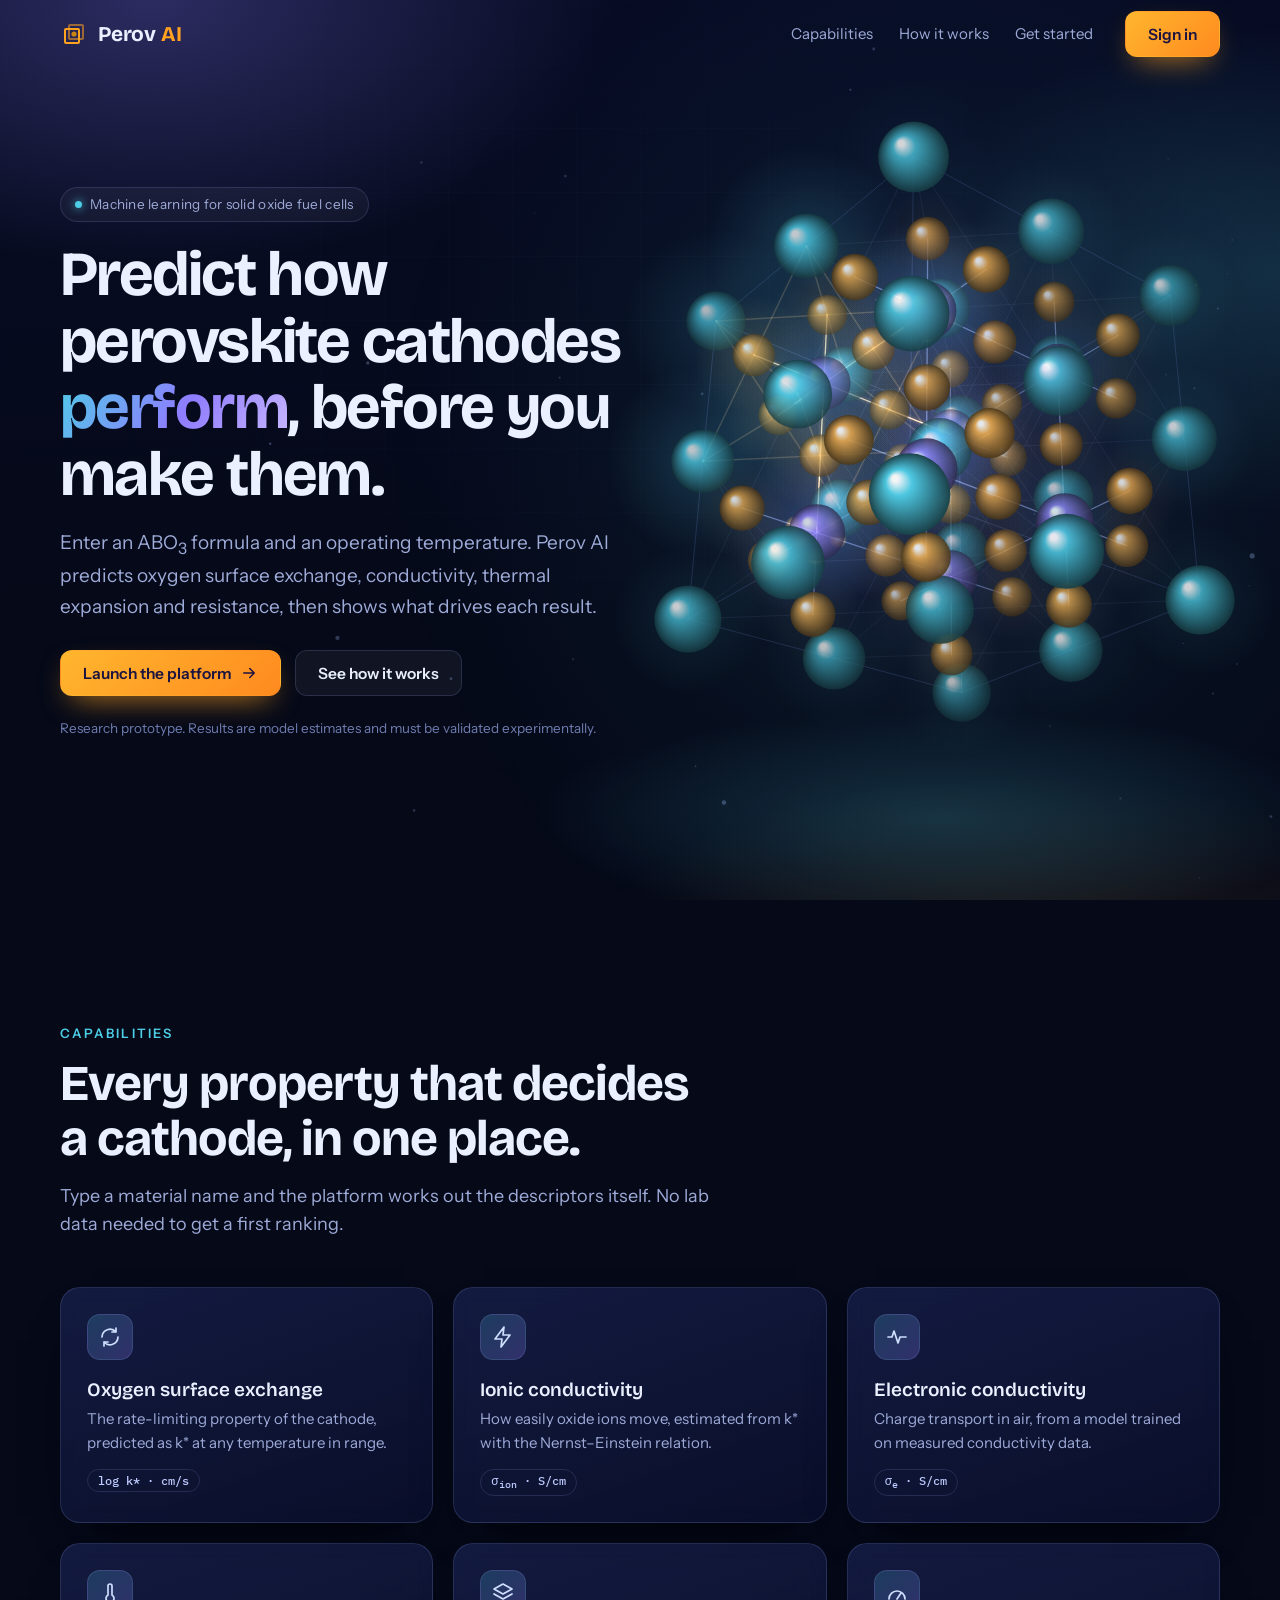
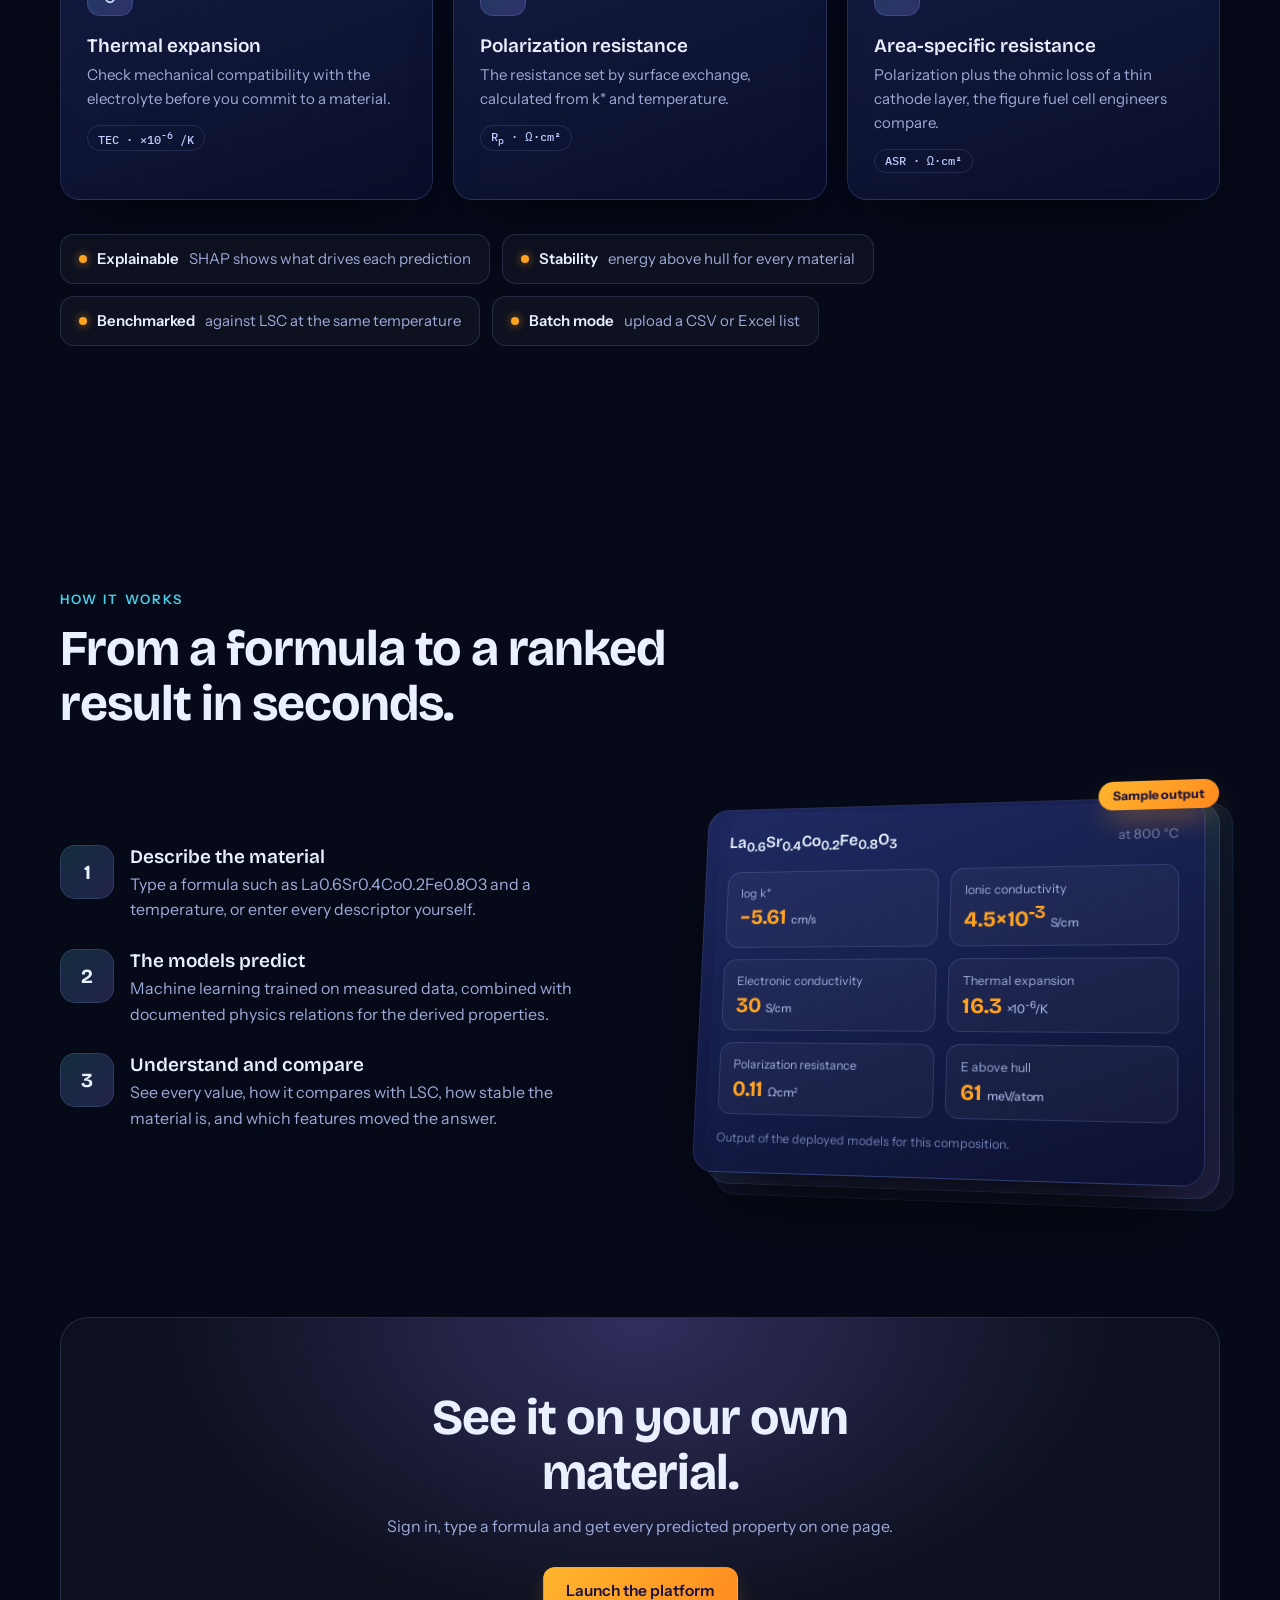
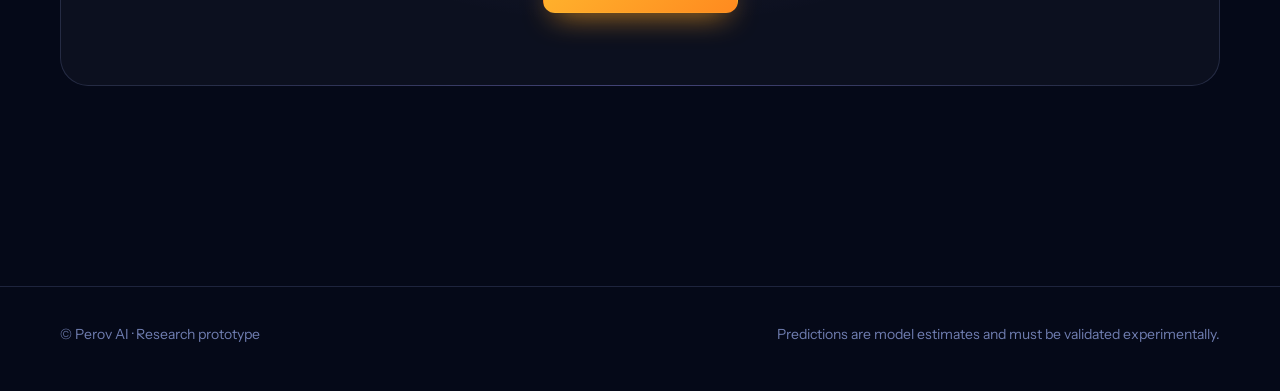
<file: static/inverse.html>
<!doctype html>
<html lang="en"><head><meta charset="utf-8"><meta name="viewport" content="width=device-width, initial-scale=1, viewport-fit=cover">
<meta name="theme-color" content="#0E1240">
<link rel="manifest" href="manifest.json">
<link rel="icon" type="image/png" sizes="192x192" href="icon-192.png">
<link rel="apple-touch-icon" href="apple-touch-icon.png">
<meta name="mobile-web-app-capable" content="yes">
<meta name="apple-mobile-web-app-capable" content="yes">
<meta name="apple-mobile-web-app-title" content="Perov AI">
<meta name="apple-mobile-web-app-status-bar-style" content="black-translucent">
<script src="pwa.js" defer></script>
<script src="bg3d.js" defer></script>
<script src="dynamic.js" defer></script>
<script src="tabs.js" defer></script>
<script src="lattice.js" defer></script>
<title>Find composition | Perov AI</title>
<link href="https://fonts.googleapis.com/css2?family=Bricolage+Grotesque:opsz,wght@12..96,500;12..96,700&family=Instrument+Sans:wght@400;500;600&family=IBM+Plex+Mono:wght@400;500&display=swap" rel="stylesheet">
<link rel="stylesheet" href="style.css"><style>.stack>*{min-width:0}#bres{min-width:0;max-width:100%}#bres .hb{grid-template-columns:minmax(110px,170px) 1fr 74px}#bres .hb span{overflow:hidden;text-overflow:ellipsis;white-space:nowrap}#bres .hb b{font-family:var(--mono);font-size:12px}table.t th small{font-weight:400;color:var(--muted)}.want{display:block;font-size:11px;color:var(--muted);font-weight:400}td.hit{font-weight:600}.grid7{display:grid;grid-template-columns:repeat(auto-fit,minmax(210px,1fr));gap:12px}.chk{display:flex;gap:8px;align-items:center;font-size:14px}tr.best td{background:rgba(255,162,31,.16)}tr.best td:first-child{box-shadow:inset 4px 0 0 #FFA21F}.bestcard{margin:10px 0;padding:14px 16px;border:1px solid #FFA21F;border-radius:12px;background:rgba(255,162,31,.10)}.bestcard b.f{font-size:20px}.bestcard .tag{display:inline-block;margin-right:8px;padding:2px 10px;border-radius:99px;background:#FFA21F;color:#1a1200;font-size:12px;font-weight:700}.bestcard .sm{font-size:13px;color:var(--muted);margin-top:6px}.pill{display:inline-block;padding:2px 9px;border-radius:99px;font-size:12px;border:1px solid var(--line,#8884)}</style><script src="theme.js"></script></head>
<body data-mode="user">
<header class="top"><div class="wrap">
  <a class="brand" href="predict.html"><svg viewBox="0 0 28 28" aria-hidden="true"><rect x="5" y="9" width="14" height="14" rx="1" fill="none" stroke="#FFA21F" stroke-width="2"/><rect x="9" y="5" width="14" height="14" rx="1" fill="none" stroke="#FFA21F" stroke-width="2" opacity=".55"/><circle cx="14" cy="14" r="2.6" fill="#C98512"/></svg><span>Perov <i>AI</i></span></a>
  <nav class="nav" aria-label="Pages"><a href="predict.html">Predict</a><a href="history.html">History</a><a href="batch.html">Batch</a><a href="inverse.html" aria-current="page">Find composition</a><a href="developer.html" class="dev-only">Developer</a><a href="research.html">Research</a></nav>
  <div class="role"><span id="who"></span><b id="rolename"></b> <a href="#" id="signout">Sign out</a></div>
</div></header>
<main><div class="wrap">
<div class="intro"><h1>Find a composition from values</h1>
<p class="explorer-only">Enter the property values you want, fill in as many or as few as you like, and Perov AI lists the compositions whose predicted values are closest. Leave a box empty to ignore that property.</p>
<p class="dev-only">POST /api/inverse with temp_c and targets. The whole candidate library is ranked with the vectorised models, then the shortlist is re-scored with the same per-material chain as /api/predict.</p></div>
<section class="panel stack" style="max-width:980px">
  <form id="iform" novalidate>
    <div class="fields"><div class="field"><label for="itemp">Temperature (&deg;C)</label><input id="itemp" type="number" step="any" value="800" min="300" max="1000"></div>
      <div class="field"><label for="ilimit">How many results</label><select id="ilimit"><option>5</option><option selected>10</option><option>20</option></select></div></div>
    <h2 style="font-size:16px;margin:14px 0 8px">Values you want <span class="pill" id="icount" style="margin-left:8px">0 of 7 entered</span></h2>
    <div class="actions" style="margin:0 0 10px;flex-wrap:wrap"><button class="btn ghost" id="ilast" type="button">Use my last prediction (all 7)</button>
      <button class="btn ghost" id="ipastebtn" type="button">Paste complete set</button>
      <button class="btn ghost" id="iall" type="button">Complete example</button></div>
    <div id="ipastebox" hidden style="margin-bottom:12px"><label for="ipaste" class="want" style="margin-bottom:4px">Paste all values, one per line or separated by commas. Labels are optional: with no labels, give 7 numbers in this order: log k*, ionic, electronic, thermal expansion, Rp, ASR, E above hull. Forms like 3.45e-4, 3.45 x 10^-4 and 3.45 &times; 10<sup>-4</sup> all work.</label>
      <textarea id="ipaste" rows="7" style="width:100%;font-family:var(--mono);font-size:13px" placeholder="log k*  -6.820&#10;Ionic conductivity  3.45e-4&#10;Electronic conductivity  7.12e1&#10;Thermal expansion  16.29&#10;Polarization resistance  1.48&#10;ASR  1.39e1&#10;E above hull  61.2"></textarea>
      <div class="actions" style="margin-top:8px"><button class="btn primary" id="iapply" type="button">Fill the boxes</button></div></div>
    <div class="grid7" id="ifields"></div>
    <label class="chk" style="margin-top:12px"><input type="checkbox" id="istable"> Only stable materials (E above hull at or below <span id="ilim">57</span> meV/atom)</label>
    <div class="actions" style="margin-top:12px"><button class="btn primary" id="igo" type="submit">Find compositions</button>
      <button class="btn ghost" id="iex" type="button">Try an example</button><button class="btn ghost" id="iclr" type="button">Clear</button></div>
  </form>
  <div id="ires" hidden>
    <h2 style="font-size:18px" id="ihead">Closest compositions</h2><p class="sub" id="isub"></p>
    <div id="ibest" class="bestcard" hidden></div>
    <div class="tablewrap" style="margin-top:8px"><table class="t" id="itab"></table></div>
    <p class="sub" style="margin-top:10px">The search looks through the candidate library, so it returns known ABO<sub>3</sub> compositions, not brand-new ones. The values shown are Perov AI predictions, the same ones the Predict page gives. &ldquo;Match&rdquo; says how close the whole set of values is to what you entered, and the small grey number under a value is what you asked for. Press <b>Predict</b> on a row for the full report.</p></div>
</section>
</div></main>
<script src="config.js"></script><script src="ui.js"></script>
<script>
(() => {
  const ROLE = (() => { try { return localStorage.getItem("kstar-role"); } catch { return null; } })();
  if (!(() => { try { return localStorage.getItem("kstar-token"); } catch { return null; } })()) { location.replace("index.html"); return; }
  if (ROLE !== "dev" && ROLE !== "user") { location.replace("index.html"); return; }
  document.body.dataset.mode = ROLE;
  document.getElementById("rolename").textContent = ROLE === "dev" ? "Developer" : "Normal user";
  const $ = (s, r = document) => r.querySelector(s);
  const esc = s => String(s).replace(/[&<>"]/g, c => ({ "&":"&amp;", "<":"&lt;", ">":"&gt;", '"':"&quot;" }[c]));
  const has = v => v !== undefined && v !== null && isFinite(v);
  // key, label, unit, placeholder, formatter
  const COLS = [
    ["log_kstar", "log k*", "log cm/s", "-5.6", v => v.toFixed(2)],
    ["sigma_i", "Ionic conductivity", "S/cm", "0.01", v => v.toExponential(2)],
    ["sigma_e", "Electronic conductivity (air)", "S/cm", "30", v => v.toExponential(2)],
    ["tec", "Thermal expansion", "\u00d710\u207b\u2076 /K", "16.3", v => v.toFixed(2)],
    ["rp", "Polarization resistance", "\u03a9\u00b7cm\u00b2", "0.1", v => v.toExponential(2)],
    ["asr", "ASR", "\u03a9\u00b7cm\u00b2", "1", v => v.toExponential(2)],
    ["ehull", "E above hull", "meV/atom", "50", v => v.toFixed(1)]
  ];
  $("#ifields").innerHTML = COLS.map(c => `<div class="field"><label for="t_${c[0]}">${c[1]} <small>(${c[2]})</small></label><input id="t_${c[0]}" data-k="${c[0]}" type="number" step="any" placeholder="e.g. ${c[3]}"></div>`).join("");
  const val = k => $("#t_" + k).value.trim();
  const SUP = { "\u207b": "-", "\u2070": "0", "\u00b9": "1", "\u00b2": "2", "\u00b3": "3", "\u2074": "4", "\u2075": "5", "\u2076": "6", "\u2077": "7", "\u2078": "8", "\u2079": "9" };
  const count = () => { const n = COLS.filter(c => val(c[0]) !== "").length; $("#icount").textContent = n + " of 7 entered" + (n === 7 ? " (complete)" : ""); };
  $("#ifields").addEventListener("input", count);
  const setAll = (o, t) => { COLS.forEach(c => { $("#t_" + c[0]).value = has(o[c[0]]) ? +(+o[c[0]]).toPrecision(4) : ""; }); if (has(t)) $("#itemp").value = Math.round(t); count(); };
  const KEYS = [["log_kstar", /log\s*k|k\*/], ["sigma_i", /ion/], ["sigma_e", /elec|air/], ["tec", /therm|tec|expan/], ["rp", /polar|\brp\b/], ["asr", /\basr\b|area/], ["ehull", /hull/]];
  function num(t) {
    t = t.replace(/[\u2212\u2013]/g, "-").replace(/[\u207b\u2070\u00b9\u00b2\u00b3\u2074-\u2079]/g, c => SUP[c]);
    t = t.replace(/\s*(?:x|\u00d7|\*)\s*10\s*\^?\s*(-?\d+)/gi, "e$1");
    const m = t.match(/-?\d+(?:\.\d+)?(?:e[-+]?\d+)?/i); return m ? parseFloat(m[0]) : NaN;
  }
  function parsePaste(text) {
    const out = {}, parts = text.split(/\n|;/).map(x => x.trim()).filter(Boolean);
    let items = parts.length >= 2 ? parts : text.split(/,(?![^()]*\))/).map(x => x.trim()).filter(Boolean);
    const labelled = items.some(x => /[a-z]{2,}/i.test(x.replace(/e[-+]?\d+|x\s*10|cm|s\^?|log/gi, "")));
    if (labelled) {
      items.forEach(line => { const low = line.toLowerCase(); const hit = KEYS.find(k => k[1].test(low) && !(k[0] in out)); if (!hit) return;
        const body = line.replace(/^[a-z*\s().\u00b7]*?(?=[-\u2212]?\d)/i, ""); const v = num(body); if (isFinite(v)) out[hit[0]] = v; });
    } else {
      const nums = items.map(num).filter(isFinite); COLS.forEach((c, i) => { if (i < nums.length) out[c[0]] = nums[i]; });
    }
    return out;
  }
  $("#ipastebtn").addEventListener("click", () => { const b = $("#ipastebox"); b.hidden = !b.hidden; });
  $("#iapply").addEventListener("click", () => {
    const o = parsePaste($("#ipaste").value), n = Object.keys(o).length;
    if (!n) { toast("Could not read any values. Check the format.", "error"); return; }
    setAll(o); toast(n === 7 ? "All 7 values filled." : "Filled " + n + " of 7 values. Complete the rest, or search with these.", n === 7 ? "ok" : "info");
  });
  $("#ilast").addEventListener("click", () => {
    let st = null; try { st = JSON.parse(sessionStorage.getItem("kstar-last")); } catch {}
    const a = st && st.data && st.data.analysis, at = a && a.at;
    if (!at) { toast("No recent prediction found. Run Predict first, or paste the values.", "error"); return; }
    setAll({ log_kstar: at.logk != null ? at.logk : st.data.log_kstar, sigma_i: at.sigma_i, sigma_e: at.sigma_e, tec: at.tec, rp: at.rp, asr: at.asr, ehull: a.ehull }, a.temp_c);
    toast("Filled from your last prediction" + (st.formula ? " (" + st.formula + ")" : "") + ".", "ok");
  });
  $("#iall").addEventListener("click", () => { setAll({ log_kstar: -5.6, sigma_i: 0.01, sigma_e: 30, tec: 16.3, rp: 0.1, asr: 1, ehull: 50 }, 800); });
  $("#iex").addEventListener("click", () => { $("#itemp").value = 800; $("#t_log_kstar").value = -5.6; $("#t_tec").value = 16.3; $("#t_sigma_e").value = 30; count(); });
  $("#iclr").addEventListener("click", () => { COLS.forEach(c => { $("#t_" + c[0]).value = ""; }); $("#ipaste").value = ""; count(); $("#ires").hidden = true; });
  let last = null;
  function draw() {
    const d = last, want = d.targets;
    $("#ihead").textContent = "Closest compositions at " + d.temp_c + " \u00b0C";
    $("#isub").textContent = "Searched " + d.searched.toLocaleString() + " of " + d.library_size.toLocaleString() + " candidate compositions.";
    if (!d.rows.length) { $("#ibest").hidden = true; $("#itab").innerHTML = ""; $("#isub").textContent += " Nothing matched. Try fewer values or switch off the stable-only box."; return; }
    $("#itab").innerHTML = "<tr><th>#</th><th>Formula</th><th>Match</th>" + COLS.map(c => `<th>${c[1]}<br><small>${c[2]}</small></th>`).join("") + "<th>Stable?</th><th>Confidence</th><th></th></tr>" +
      d.rows.map((x, i) => `<tr class="${i === 0 ? "best" : ""}"><td>${i + 1}</td><td><b>${esc(x.formula)}</b>${i === 0 ? ' <span class="pill" style="background:#FFA21F;color:#1a1200;border-color:#FFA21F;font-weight:700">Best match</span>' : ""}</td><td><span class="pill">${esc(x.match)}</span></td>` +
        COLS.map(c => { const k = c[0], hit = k in want; return `<td class="${hit ? "hit" : ""}">${has(x[k]) ? c[4](x[k]) : ""}${hit ? `<span class="want">wanted ${c[4](want[k])}</span>` : ""}</td>`; }).join("") +
        `<td>${x.stable === undefined ? "" : x.stable ? "Yes" : "No"}</td><td>${esc(x.conf)}</td><td><button type="button" class="btn ghost" data-go="${i}">Predict</button></td></tr>`).join("");
  }
  function drawBest() {
    const x = last.rows[0], want = last.targets, bx = $("#ibest"); if (!x) return;
    const parts = COLS.filter(c => c[0] in want && has(x[c[0]])).map(c => `${c[1]}: ${c[4](x[c[0]])} (wanted ${c[4](want[c[0]])})`);
    bx.innerHTML = `<span class="tag">Best match</span><b class="f">${esc(x.formula)}</b> <span class="pill">${esc(x.match)}</span>` +
      `<div class="sm">${parts.map(esc).join(" &middot; ")}${x.stable === undefined ? "" : " &middot; " + (x.stable ? "Stable" : "Above the stable limit")} &middot; Confidence: ${esc(x.conf)}</div>` +
      `<div class="actions" style="margin-top:10px"><button type="button" class="btn primary" data-go="0">Predict ${esc(x.formula)}</button></div>`;
    bx.hidden = false;
  }
  $("#ibest").addEventListener("click", e => { const b = e.target.closest("[data-go]"); if (!b || !last) return; $("#itab").querySelector('[data-go="0"]').click(); });
  $("#itab").addEventListener("click", e => {
    const b = e.target.closest("[data-go]"); if (!b || !last) return;
    const x = last.rows[+b.dataset.go];
    try { sessionStorage.setItem("kstar-prefill", JSON.stringify({ formula: x.formula, temp_c: last.temp_c })); sessionStorage.setItem("kstar-tab", "predict"); } catch {}
    location.href = "predict.html";
  });
  $("#iform").addEventListener("submit", async e => {
    e.preventDefault();
    const targets = {}; COLS.forEach(c => { if (val(c[0]) !== "") targets[c[0]] = val(c[0]); });
    if (!Object.keys(targets).length) { toast("Enter at least one value you want.", "error"); return; }
    const btn = $("#igo"); btn.disabled = true; btn.textContent = "Searching\u2026";
    try {
      const r = await api("/api/inverse", { method: "POST", headers: { "Content-Type": "application/json" },
        body: JSON.stringify({ temp_c: $("#itemp").value, targets, limit: +$("#ilimit").value, stable_only: $("#istable").checked }) });
      const d = await r.json(); if (!r.ok) throw new Error(d.error || "Search failed.");
      last = d; $("#ilim").textContent = d.stable_limit; draw(); if (d.rows.length) drawBest(); $("#ires").hidden = false;
      toast("Found " + d.rows.length + " composition" + (d.rows.length === 1 ? "" : "s") + ".", d.rows.length ? "ok" : "info");
    } catch (ex) { toast(ex.message, "error"); }
    finally { btn.disabled = false; btn.textContent = "Find compositions"; }
  });
})();
</script></body></html>
</file>
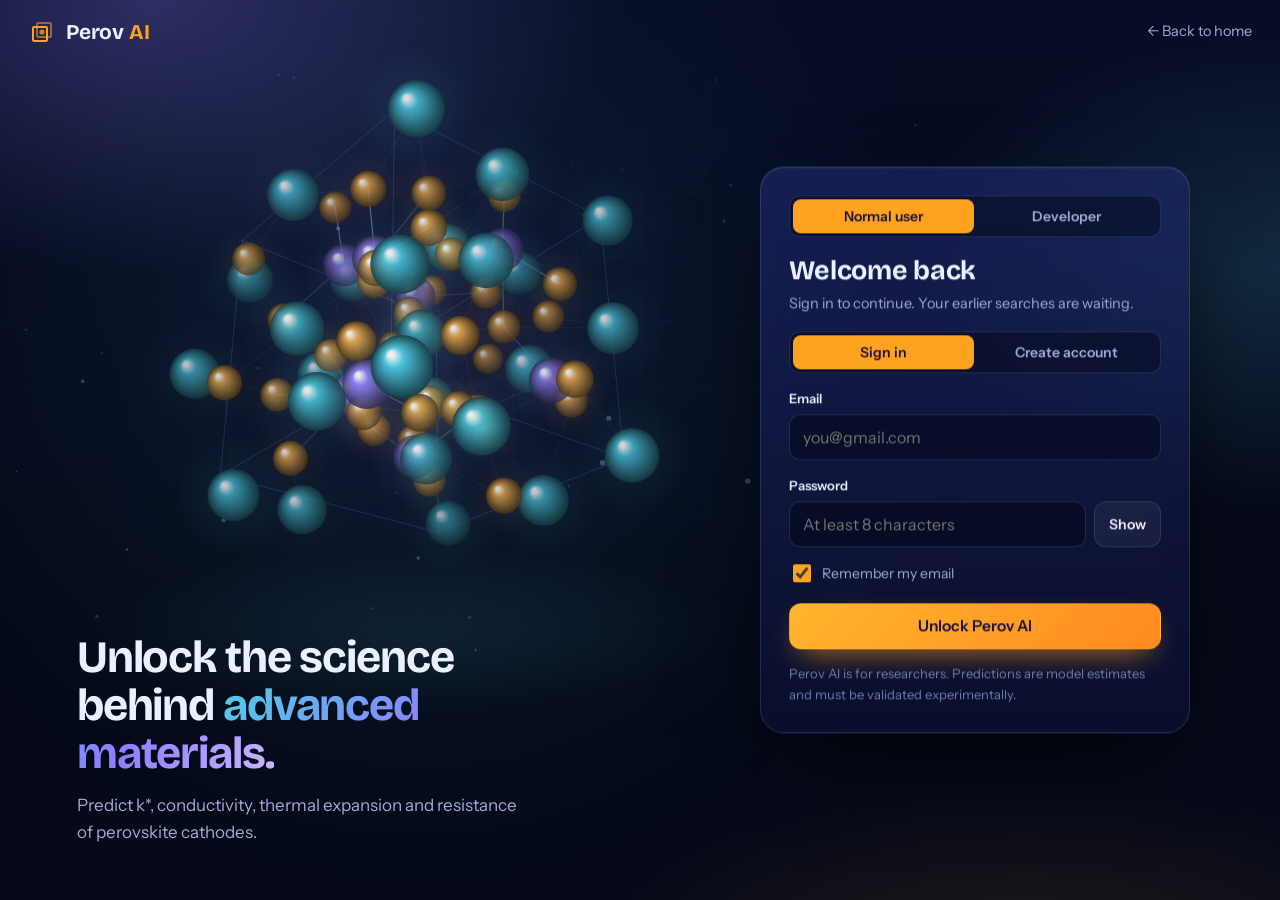
<file: static/login.html>
<!doctype html>
<html lang="en"><head><meta charset="utf-8"><meta name="viewport" content="width=device-width, initial-scale=1, viewport-fit=cover">
<meta name="theme-color" content="#050918">
<link rel="manifest" href="manifest.json">
<link rel="icon" type="image/png" sizes="192x192" href="icon-192.png">
<link rel="apple-touch-icon" href="apple-touch-icon.png">
<meta name="mobile-web-app-capable" content="yes">
<meta name="apple-mobile-web-app-capable" content="yes">
<meta name="apple-mobile-web-app-title" content="Perov AI">
<meta name="apple-mobile-web-app-status-bar-style" content="black-translucent">
<script src="pwa.js" defer></script>
<title>Sign in | Perov AI</title>
<meta name="description" content="Perov AI predicts oxygen surface exchange, conductivity, thermal expansion and resistance of perovskite cathodes for solid oxide fuel cells.">
<link href="https://fonts.googleapis.com/css2?family=Bricolage+Grotesque:opsz,wght@12..96,500;12..96,700&family=Instrument+Sans:wght@400;500;600&family=IBM+Plex+Mono:wght@400;500&display=swap" rel="stylesheet">
<link rel="stylesheet" href="site.css"></head>
<body class="site login" data-stage="login">
<canvas id="crystal" aria-hidden="true"></canvas>
<header class="lbar"><a class="brand" href="index.html"><svg viewBox="0 0 28 28" aria-hidden="true"><rect x="5" y="9" width="14" height="14" rx="1" fill="none" stroke="#FFA21F" stroke-width="2"/><rect x="9" y="5" width="14" height="14" rx="1" fill="none" stroke="#FFA21F" stroke-width="2" opacity=".55"/><circle cx="14" cy="14" r="2.6" fill="#C98512"/></svg><span>Perov <i>AI</i></span></a><a class="back" href="index.html">&larr; Back to home</a></header>

<div class="claim" id="claim"><h1>Unlock the science behind <em>advanced materials.</em></h1><p>Predict k*, conductivity, thermal expansion and resistance of perovskite cathodes.</p></div>

<section class="panel" id="panel" aria-labelledby="ttl">
  <div class="resume" id="resume" hidden>
    <p>You are signed in as <strong id="resume-email"></strong> (<span id="resume-role"></span>).</p>
    <button class="btn primary" id="resume-go" type="button">Continue</button>
    <button class="linkbtn" id="resume-out" type="button">Use a different account</button>
  </div>
  <div class="seg" id="roles" role="group" aria-label="Sign in as">
    <button type="button" id="r-user" aria-pressed="true">Normal user</button>
    <button type="button" id="r-dev" aria-pressed="false">Developer</button>
  </div>
  <h2 id="ttl">Welcome back</h2>
  <p class="sub" id="sub"></p>
  <div class="seg" id="tabs" role="group" aria-label="Account" style="margin:16px 0 0">
    <button type="button" id="t-in" aria-pressed="true">Sign in</button>
    <button type="button" id="t-up" aria-pressed="false">Create account</button>
  </div>
  <form id="af" novalidate>
    <div class="field"><label for="em">Email</label><input id="em" name="email" type="email" autocomplete="username" placeholder="you@gmail.com"></div>
    <div class="field"><label for="pw">Password</label>
      <div class="pwrow"><input id="pw" name="password" type="password" autocomplete="current-password" placeholder="At least 8 characters"><button type="button" id="eye" class="btn">Show</button></div></div>
    <div class="opts"><label><input type="checkbox" id="rem" checked> Remember my email</label></div>
    <div id="aerr" class="msg" role="alert" hidden></div>
    <button class="btn primary" id="ago" type="submit">Unlock Perov AI</button>
  </form>
  <p class="note" id="note"></p>
</section>

<section class="status" id="status" aria-live="polite" hidden>
  <p class="line" id="stline">Verifying credentials<span class="dots"></span></p>
  <div id="stgrant" hidden><p class="big">ACCESS GRANTED</p><p class="welcome2">Welcome to Perov AI</p></div>
</section>

<script src="config.js"></script><script src="ui.js"></script><script src="crystal3d.js"></script>
<script>
(() => {
  const $ = s => document.querySelector(s), body = document.body;
  const params = new URLSearchParams(location.search);
  let role = params.get("role") === "dev" ? "dev" : "user", mode = "in", busy = false;
  const crystal = createCrystal($("#crystal"), { ordered: false, pulses: false });

  const wide = () => window.innerWidth > 900;
  function place() {
    if (body.dataset.stage === "busy") { crystal.layout(0.5, wide() ? 0.45 : 0.4); crystal.setScale(wide() ? 0.19 : 0.15); }
    else if (wide()) { crystal.layout(0.3, 0.36); crystal.setScale(0.15); }
    else { crystal.layout(0.5, 0.2); crystal.setScale(0.115); }
  }
  function stage(s) { body.dataset.stage = s; place(); }
  window.addEventListener("resize", place); place();

  function setRole(r) {
    role = r; if (r === "dev") mode = "in";
    $("#r-user").setAttribute("aria-pressed", String(r === "user")); $("#r-dev").setAttribute("aria-pressed", String(r === "dev"));
    $("#tabs").hidden = r === "dev";
    $("#note").textContent = r === "dev" ? "Developer access is limited to the project owner\u2019s account, so there is no sign up here." : "Perov AI is for researchers. Predictions are model estimates and must be validated experimentally.";
    setMode(mode);
  }
  function setMode(m) {
    mode = role === "dev" ? "in" : m;
    const up = mode === "up";
    $("#ttl").textContent = role === "dev" ? "Developer sign in" : up ? "Create your account" : "Welcome back";
    $("#sub").textContent = role === "dev" ? "Enter your developer email and password." : up ? "Use your Gmail and choose a password. Your searches will be saved to it." : "Sign in to continue. Your earlier searches are waiting.";
    $("#ago").textContent = up ? "Create account & unlock" : "Unlock Perov AI";
    $("#pw").autocomplete = up ? "new-password" : "current-password";
    $("#t-in").setAttribute("aria-pressed", String(!up)); $("#t-up").setAttribute("aria-pressed", String(up));
    $("#aerr").hidden = true;
  }
  $("#r-user").onclick = () => setRole("user"); $("#r-dev").onclick = () => setRole("dev");
  $("#t-in").onclick = () => setMode("in"); $("#t-up").onclick = () => setMode("up");
  $("#eye").onclick = () => { const s = $("#pw").type === "password"; $("#pw").type = s ? "text" : "password"; $("#eye").textContent = s ? "Hide" : "Show"; };
  setRole(role);
  try { const le = localStorage.getItem("kstar-last-email"); if (le) $("#em").value = le; } catch {}

  function fail(m) {
    const e = $("#aerr"); e.textContent = m; e.hidden = false;
    const p = $("#panel"); p.classList.remove("shake"); void p.offsetWidth; p.classList.add("shake");
  }

  $("#af").addEventListener("submit", async e => {
    e.preventDefault();
    if (busy) return;
    const password = $("#pw").value;
    let email = $("#em").value.trim().replace(/@gmail$/i, "@gmail.com"); $("#em").value = email;
    $("#aerr").hidden = true;
    if (!/^[^@\s]+@[^@\s]+\.[^@\s]+$/.test(email)) return fail("Enter a valid email address, for example name@gmail.com.");
    if (!password) return fail("Enter your password.");
    if (mode === "up" && password.length < 8) return fail("Use a password of at least 8 characters.");

    busy = true;
    $("#status").hidden = false; $("#stgrant").hidden = true; $("#stline").hidden = false;
    $("#stline").innerHTML = 'Verifying credentials<span class="dots"></span>';
    stage("busy");
    const formed = crystal.start();
    const auth = (async () => {
      const r = await api(mode === "up" ? "/api/auth/signup" : "/api/auth/login", { method: "POST", headers: { "Content-Type": "application/json" }, body: JSON.stringify({ email, password, role }) });
      const d = await r.json();
      if (!r.ok) throw new Error(d.error || "Could not sign in.");
      return d;
    })();
    auth.catch(() => {});
    try {
      const [d] = await Promise.all([auth, formed]);
      try { localStorage.setItem("kstar-token", d.token); localStorage.setItem("kstar-role", d.role); localStorage.setItem("kstar-email", d.email); } catch {}
      try { if ($("#rem").checked) localStorage.setItem("kstar-last-email", email); else localStorage.removeItem("kstar-last-email"); } catch {}
      try { if (window.PasswordCredential) await Promise.race([navigator.credentials.store(new PasswordCredential({ id: email, password, name: email })), new Promise(r => setTimeout(r, 500))]); } catch {}
      $("#stline").hidden = true; $("#stgrant").hidden = false;
      crystal.celebrate();
      setTimeout(() => { location.href = "predict.html"; }, 2000);
    } catch (ex) {
      crystal.reset();
      busy = false;
      stage("login");
      fail(ex.message);
    }
  });

  (async () => {
    let t = null, r = null;
    try { t = localStorage.getItem("kstar-token"); r = localStorage.getItem("kstar-role"); } catch {}
    if (!t || !r) return;
    const drop = () => { try { ["kstar-token", "kstar-role", "kstar-email"].forEach(k => localStorage.removeItem(k)); } catch {} };
    try {
      const res = await fetch((window.API_BASE || "") + "/api/auth/me", { headers: { Authorization: "Bearer " + t } });
      if (!res.ok) { if (res.status === 401) drop(); return; }
      const u = await res.json();
      $("#resume-email").textContent = u.email;
      $("#resume-role").textContent = u.role === "dev" ? "developer" : "normal user";
      $("#resume").hidden = false;
      $("#resume-go").onclick = () => { location.href = "predict.html"; };
      $("#resume-out").onclick = () => { drop(); $("#resume").hidden = true; };
    } catch {}
  })();
})();
</script></body></html>
</file>
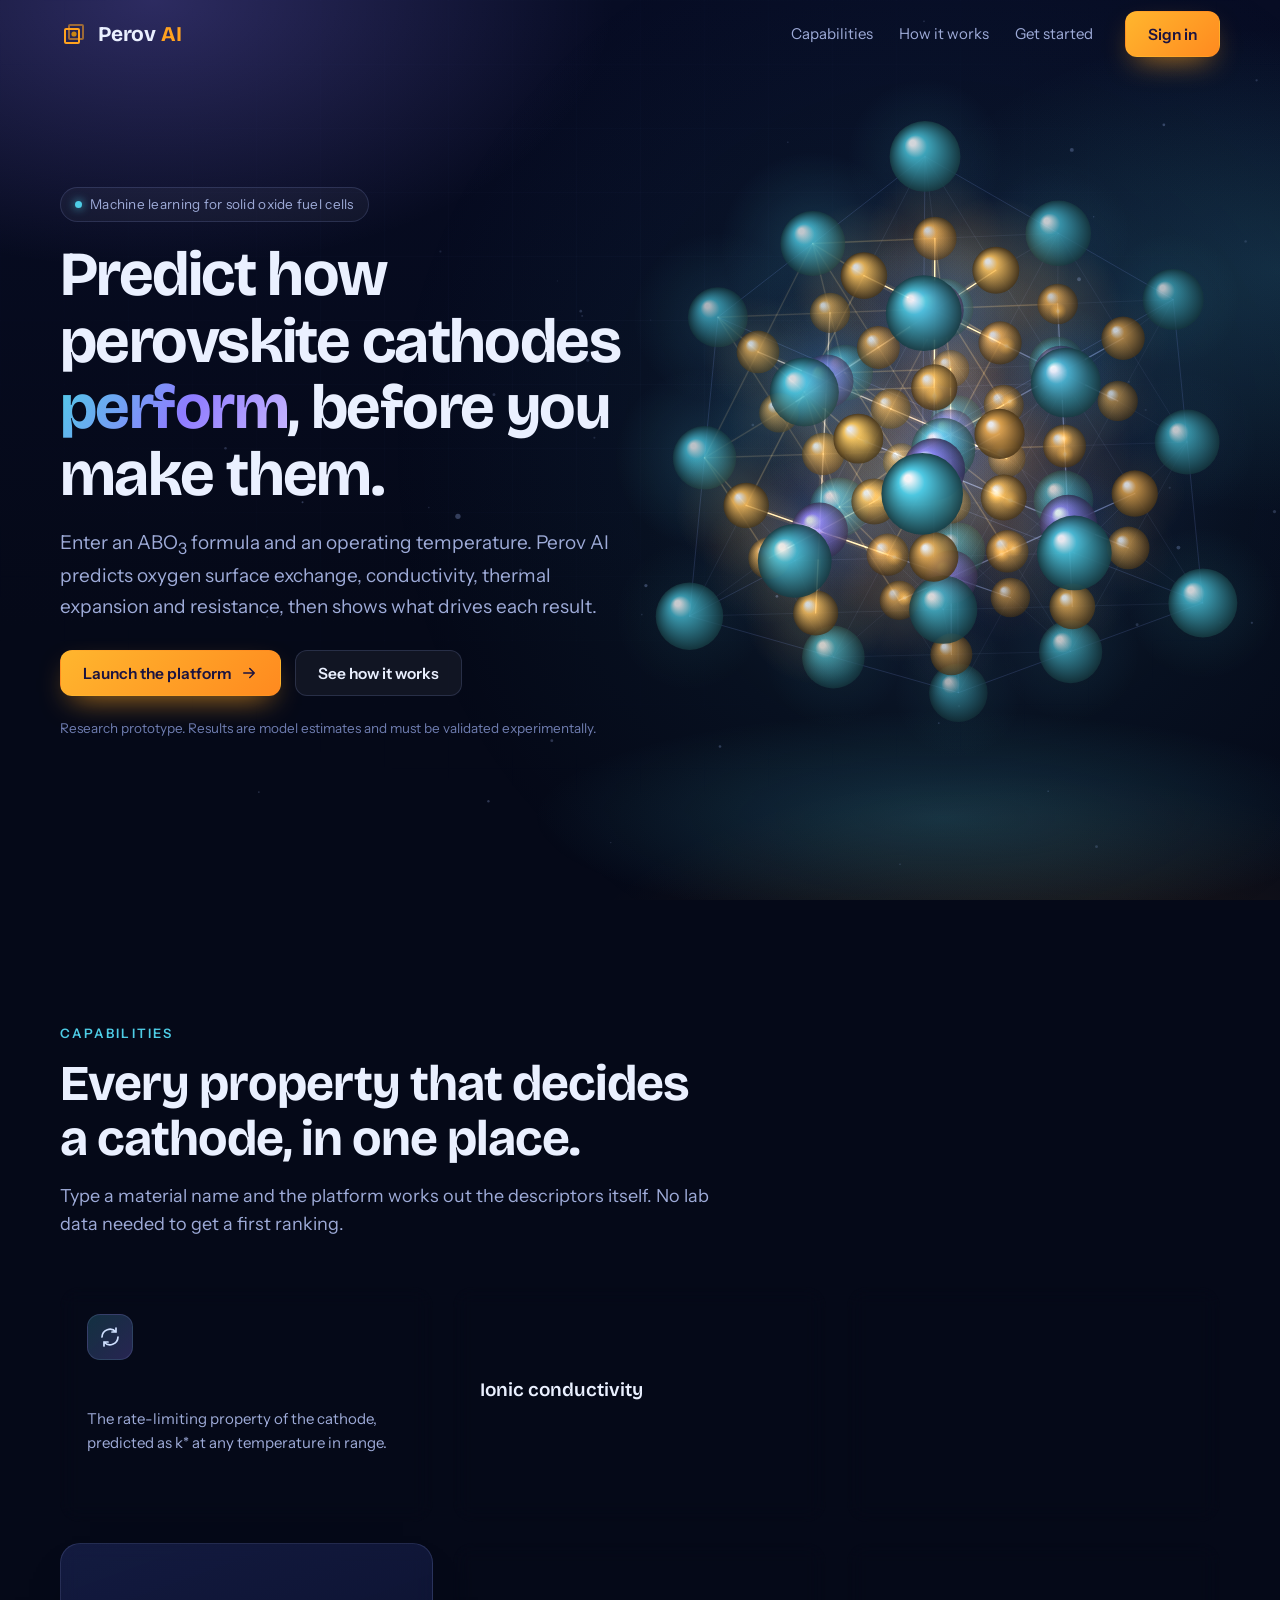
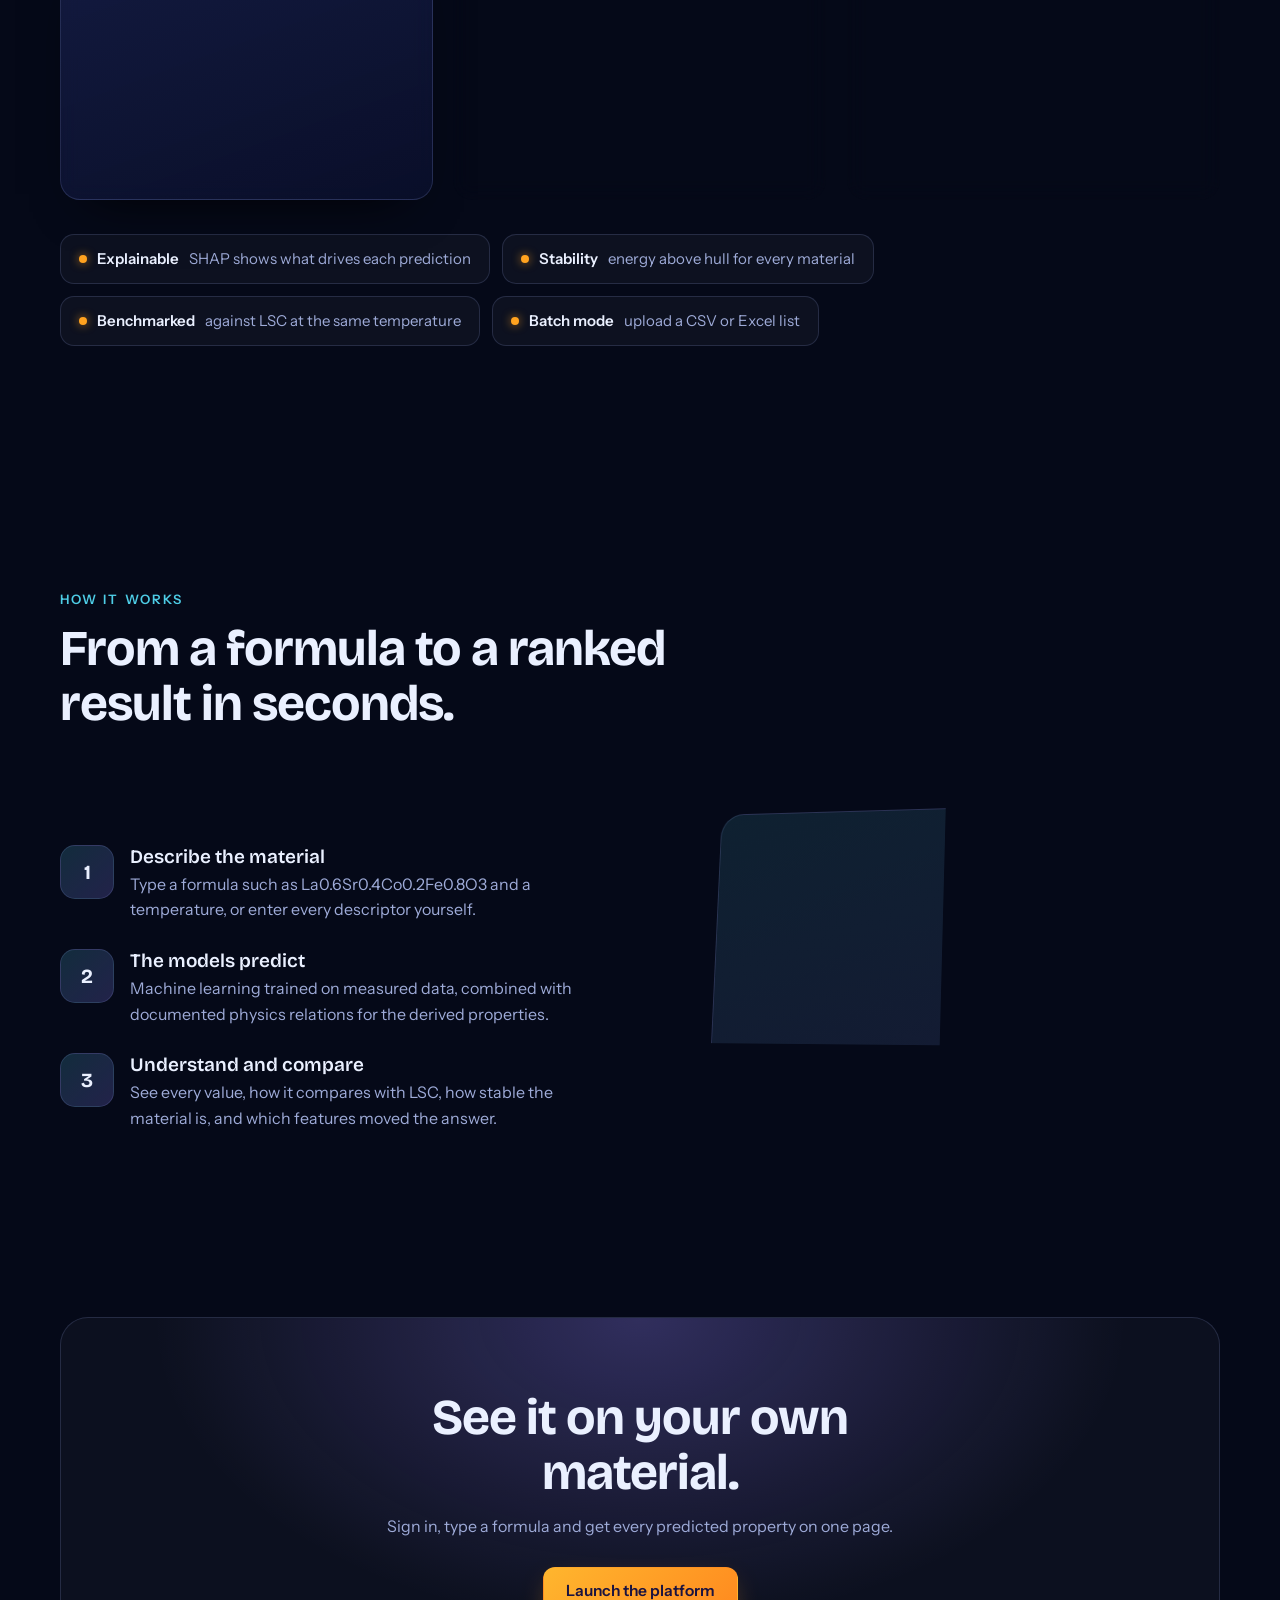
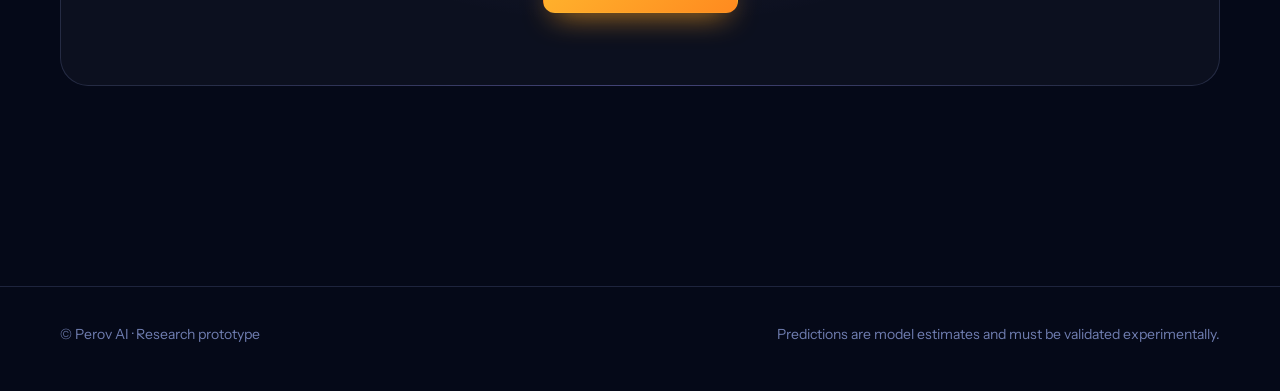
<file: static/predict.html>
<!doctype html>
<html lang="en"><head><meta charset="utf-8"><meta name="viewport" content="width=device-width, initial-scale=1, viewport-fit=cover">
<meta name="theme-color" content="#0E1240">
<link rel="manifest" href="manifest.json">
<link rel="icon" type="image/png" sizes="192x192" href="icon-192.png">
<link rel="apple-touch-icon" href="apple-touch-icon.png">
<meta name="mobile-web-app-capable" content="yes">
<meta name="apple-mobile-web-app-capable" content="yes">
<meta name="apple-mobile-web-app-title" content="Perov AI">
<meta name="apple-mobile-web-app-status-bar-style" content="black-translucent">
<script src="pwa.js" defer></script>
<script src="bg3d.js" defer></script>
<script src="dynamic.js" defer></script>
<script src="tabs.js" defer></script>
<script src="lattice.js" defer></script>
<script src="lattice3d.js" defer></script>
<script src="predict-dash.js" defer></script>
<title>Predict | Perov AI</title>
<link href="https://fonts.googleapis.com/css2?family=Bricolage+Grotesque:opsz,wght@12..96,500;12..96,700&family=Instrument+Sans:wght@400;500;600&family=IBM+Plex+Mono:wght@400;500&display=swap" rel="stylesheet">
<link rel="stylesheet" href="style.css"><link rel="stylesheet" href="predict-dash.css"><script src="theme.js"></script></head>
<body data-mode="user">
<header class="top"><div class="wrap">
  <a class="brand" href="predict.html"><svg viewBox="0 0 28 28" aria-hidden="true"><rect x="5" y="9" width="14" height="14" rx="1" fill="none" stroke="#FFA21F" stroke-width="2"/><rect x="9" y="5" width="14" height="14" rx="1" fill="none" stroke="#FFA21F" stroke-width="2" opacity=".55"/><circle cx="14" cy="14" r="2.6" fill="#C98512"/></svg><span>Perov <i>AI</i></span></a>
  <nav class="nav" aria-label="Pages"><a href="predict.html" aria-current="page">Predict</a><a href="history.html">History</a><a href="batch.html">Batch</a><a href="inverse.html">Find composition</a><a href="developer.html" class="dev-only">Developer</a><a href="research.html">Research</a></nav>
  <div class="role"><span id="who"></span><b id="rolename"></b> <a href="#" id="signout">Sign out</a></div>
</div></header>
<main><div class="wrap dwrap">
<div class="intro">
  <h1>Predict oxygen exchange for a perovskite cathode</h1>
  <p class="explorer-only">Type a material formula and a temperature, or enter every descriptor yourself. The result opens on the next page.</p>
  <p class="dev-only">Inputs are sent as JSON to the Flask endpoint, reordered to the training column order, scaled and passed to the model. Each stage is shown on the result page.</p>
</div>
<div id="pane-predict">
<div class="seg" role="group" aria-label="Input type" style="margin-bottom:18px">
  <button type="button" id="by-desc" aria-pressed="false">By descriptors</button>
  <button type="button" id="by-name" aria-pressed="true">By material name</button>
</div>
<div id="namepanel">
<section class="panel" aria-labelledby="h-name" style="max-width:none">
  <h2 id="h-name">Material and temperature</h2>
  <p class="sub">Type the formula and temperature. The properties are worked out from the composition, so you don&rsquo;t enter any descriptors.</p>
  <div id="loadmsg2" class="msg" hidden></div>
  <form id="nameform" novalidate>
    <div class="fields" style="margin-top:14px">
      <div class="field"><label for="formula">Material formula</label><input id="formula" type="text" list="flist" value="La0.6Sr0.4Co0.2Fe0.8O3" placeholder="e.g. La0.6Sr0.4CoO3" autocomplete="off" spellcheck="false"><datalist id="flist"></datalist><small>A-site elements first, then B-site, ending in O3</small></div>
      <div class="field"><label for="tempname">Temperature (&deg;C)</label><input id="tempname" type="number" min="300" max="1000" step="1" value="800" inputmode="decimal"><b id="tempout" hidden></b></div>
    </div>
    <div class="field" style="margin-top:14px"><label for="exname">Examples</label><select id="exname"></select><small id="exhint"></small></div>
    <div class="modelpick dev-only"><label for="model2">Model</label><select id="model2"><option value="svr">SVR pipeline (scaler + SVR)</option></select></div>
    <div class="actions"><button class="btn primary" type="submit" id="go2">Predict k* and other properties</button></div>
    <div id="err2" class="msg" role="alert" hidden></div>
  </form>
  <p class="sub" id="elhint" style="margin-top:16px"></p>
</section>
</div>
<section class="panel" id="descpanel" aria-labelledby="h-in" style="max-width:860px" hidden>
  <h2 id="h-in">Material and conditions</h2>
  <p class="sub">Starts from an example material. Pick a test input to try others.</p>
  <div id="loadmsg" class="msg" hidden></div>
  <form id="form" novalidate>
    <div class="field" id="exbox" hidden><label for="examples">Test inputs</label><select id="examples"></select><small id="exnote"></small></div>
    <div id="groups"></div>
    <div class="modelpick dev-only" id="modelpick"><label for="model">Model</label>
      <select id="model"><option value="svr">SVR pipeline (scaler + SVR)</option></select></div>
    <div class="actions">
      <button class="btn primary" type="submit" id="go">Predict k* and other properties</button>
      <button class="btn ghost" type="button" id="reset">Reset to example</button>
    </div>
    <div id="err" class="msg" role="alert" hidden></div>
  </form>
</section>
<div id="dash" hidden aria-live="polite"></div>
</div>
<section class="panel finder" id="pane-lowt" hidden>
  <h2>Low-T finder</h2>
  <p class="sub">Ranks a built-in library of about 2,500 A/B-site combinations by predicted log k* at a low temperature. Click Predict on a row to open the full analysis.</p>
  <div class="trow"><div class="presets"><span>Temperature (&deg;C):</span><button type="button" data-t="400">400</button><button type="button" data-t="500">500</button><button type="button" data-t="600" aria-pressed="true">600</button><button type="button" data-t="700">700</button><button type="button" data-t="800">800</button></div>
  <label class="chk"><input type="checkbox"> Only predicted-stable</label></div>
  <div id="lowt-out"></div>
</section>
<section class="panel finder" id="pane-cand" hidden>
  <h2>Candidates</h2>
  <p class="sub">Compositions predicted to be stable (E above hull within the limit) and at least comparable to LSC (within 0.5 log units) at the chosen temperature. Green “vs LSC” values beat LSC.</p>
  <div class="trow"><div class="presets"><span>Temperature (&deg;C):</span><button type="button" data-t="400">400</button><button type="button" data-t="500">500</button><button type="button" data-t="600" aria-pressed="true">600</button><button type="button" data-t="700">700</button><button type="button" data-t="800">800</button></div></div>
  <div id="cand-out"></div>
</section>
</div></main>
<script src="config.js"></script><script src="ui.js"></script>
<script>
(() => {
  const ROLE = (() => { try { return localStorage.getItem("kstar-role"); } catch { return null; } })();
  if (!(() => { try { return localStorage.getItem("kstar-token"); } catch { return null; } })()) { location.replace("index.html"); return; }
  if (ROLE !== "dev" && ROLE !== "user") { location.replace("index.html"); return; }
  document.body.dataset.mode = ROLE;
  document.getElementById("rolename").textContent = ROLE === "dev" ? "Developer" : "Normal user";

  const $ = (s, r = document) => r.querySelector(s);
  const store = {
    get(k){ try { return localStorage.getItem(k); } catch { return null; } },
    set(k,v){ try { localStorage.setItem(k,v); } catch {} }
  };

  try { sessionStorage.setItem("kstar-tab", "predict"); } catch {}
  let schema = null;
  function syncT(){
    const v = $("#tempname").value; $("#tempout").innerHTML = v + " &deg;C";
    document.querySelectorAll("#tpresets button").forEach(b => b.setAttribute("aria-pressed", String(b.dataset.t === String(v))));
  }
  $("#tempname").addEventListener("input", syncT);
  document.querySelectorAll("#tpresets button").forEach(b => b.onclick = () => { $("#tempname").value = b.dataset.t; syncT(); syncT(); });
  syncT();
  

  async function loadSchema(){
    try {
      const r = await api("/api/schema");
      const data = await r.json();
      if (!r.ok) throw new Error(data.error || "Could not load the model.");
      schema = data;
    } catch (e) {
      const box = $("#loadmsg");
      box.textContent = e.message + " The prediction form is unavailable until the model loads.";
      box.hidden = false;
      $("#loadmsg2").textContent = box.textContent; $("#loadmsg2").hidden = false;
      $("#go").disabled = true; $("#go2").disabled = true;
      return;
    }
    buildForm();
    buildExamples();
    initNameForm();
    if (schema.models.rf) {
      const o = document.createElement("option");
      o.value = "rf"; o.textContent = "Random Forest (100 trees)";
      $("#model").appendChild(o);
    }
    try {  // "Run again" on a customised search in History
      const pf = JSON.parse(sessionStorage.getItem("kstar-desc-prefill") || "null");
      if (pf && pf.values) {
        sessionStorage.removeItem("kstar-desc-prefill");
        setValues(pf.values); inputMode(false);
        if (pf.model && [...$("#model").options].some(o => o.value === pf.model)) $("#model").value = pf.model;
        toast("Loaded your earlier values. Press Predict to run again.", "ok");
      }
    } catch {}
  }

  const hasTemp = () => schema.features.some(f => f.name === "1000/T");
  const tempToInv = c => 1000 / (c + 273.15);
  const invToTemp = i => 1000 / i - 273.15;

  function fieldHTML(f){
    const id = "f_" + f.name.replace(/[^a-z0-9]/gi, "_");
    const val = f.default ?? "";
    const raw = f.name === "1000/T";
    return `<div class="field${raw ? " dev-only" : ""}" data-name="${f.name}">
      <label for="${id}">${f.name}${f.unit ? ` <span class="unit">(${f.unit})</span>` : ""}</label>
      <input id="${id}" name="${f.name}" type="number" step="any" inputmode="decimal" value="${val}" data-default="${val}">
      ${f.hint ? `<small>${f.hint}</small>` : ""}</div>`;
  }

  function buildForm(){
    const groups = {};
    schema.features.forEach(f => (groups[f.group] ||= []).push(f));
    const names = Object.keys(groups).sort((a,b) => GROUP_ORDER.indexOf(a) - GROUP_ORDER.indexOf(b));
    $("#groups").innerHTML = names.map(g => {
      let extra = "";
      if (g === "Conditions" && hasTemp()) {
        const inv = groups[g].find(f => f.name === "1000/T").default;
        const c = inv ? Math.round(invToTemp(inv)) : 800;
        extra = `<div class="field" data-name="tempc">
          <label for="tempc">Temperature (&deg;C)</label>
          <input id="tempc" type="number" step="any" value="${c}" data-default="${c}">
          <small>Converted to 1000/T for the model</small></div>`;
      }
      return `<fieldset><legend>${g}</legend><div class="fields">${extra}${groups[g].map(fieldHTML).join("")}</div></fieldset>`;
    }).join("");

    if (hasTemp()) {
      const inv = $('input[name="1000/T"]'), tc = $("#tempc");
      tc.addEventListener("input", () => { const c = parseFloat(tc.value); if (isFinite(c) && c > -273) inv.value = tempToInv(c).toFixed(4); });
      inv.addEventListener("input", () => { const i = parseFloat(inv.value); if (isFinite(i) && i > 0) tc.value = Math.round(invToTemp(i)); });
    }
  }

  function setValues(vals){
    Object.entries(vals).forEach(([k, v]) => {
      const el = $(`input[name="${CSS.escape(k)}"]`);
      if (el) el.value = v === null ? "" : v;
    });
    const inv = $('input[name="1000/T"]'), tc = $("#tempc");
    if (inv && tc && isFinite(parseFloat(inv.value)) && parseFloat(inv.value) > 0) tc.value = Math.round(invToTemp(parseFloat(inv.value)));
    document.querySelectorAll("#groups .field").forEach(f => f.classList.remove("bad"));
    $("#err").hidden = true;
  }

  function buildExamples(){
    const base = {};
    schema.features.forEach(f => base[f.name] = f.default);
    const list = [
      { label: "Choose a test input\u2026", values: null, note: "" },
      ...(schema.examples || []).map(e => ({
        label: "Real: " + e.label, values: e.values,
        note: "From the dataset. Measured log k* = " + e.true_log_kstar.toFixed(2) + "; the prediction should be close."
      })),
      { label: "Wrong: an empty field", values: { ...base, Gap: null },
        note: "Should be refused with a message asking for a number for Gap." },
      { label: "Wrong: far outside the data", values: { ...base, TEC: 80, E_above_hull: 900, "1000/T": 0.3 },
        note: "Should be refused with an error saying which inputs are outside the training range." },
    ];
    const sel = $("#examples");
    sel.innerHTML = list.map((e, i) => `<option value="${i}">${esc(e.label)}</option>`).join("");
    sel.onchange = () => {
      const e = list[+sel.value];
      $("#exnote").textContent = e.note;
      if (e.values) setValues(e.values);
    };
    $("#exbox").hidden = false;
  }

  $("#reset").onclick = () => {
    if ($("#examples")) { $("#examples").value = "0"; $("#exnote").textContent = ""; }
    document.querySelectorAll("#groups input").forEach(i => { i.value = i.dataset.default; i.closest(".field").classList.remove("bad"); });
    $("#err").hidden = true;
  };

  function collect(){
    const values = {};
    let bad = [];
    schema.features.forEach(f => {
      const el = $(`input[name="${CSS.escape(f.name)}"]`);
      const ok = el.value.trim() !== "" && isFinite(Number(el.value));
      el.closest(".field").classList.toggle("bad", !ok);
      if (!ok) bad.push(f.name);
      values[f.name] = el.value.trim() === "" ? null : Number(el.value);
    });
    return { values, bad };
  }

  /* ---------- predict ---------- */
  $("#form").addEventListener("submit", async e => {
    e.preventDefault();
    if (!schema) return;
    const err = $("#err"); err.hidden = true;
    const { values, bad } = collect();
    if (bad.length) {
      err.textContent = "Enter a number for: " + bad.join(", ") + ".";
      err.hidden = false; return;
    }
    const payload = { model: $("#model").value, values };
    const btn = $("#go"); btn.disabled = true; btn.textContent = "Predicting\u2026"; const rw = window.kstarPrepResult ? kstarPrepResult() : null;
    try {
      const t0 = performance.now();
      const r = await api("/api/predict", { method: "POST", headers: { "Content-Type": "application/json" }, body: JSON.stringify(payload) });
      const data = await r.json();
      const roundtrip = performance.now() - t0;
      if (!r.ok) throw new Error(data.error || "The prediction failed.");
      try { sessionStorage.setItem("kstar-last", JSON.stringify({ payload, data, roundtrip, schema: { scale: schema.scale, sklearn_version: schema.sklearn_version } })); } catch {}
      window.kstarGoResult ? kstarGoResult(rw) : (location.href = "result.html");
      return;
    } catch (ex) {
      if (window.kstarAbortResult) kstarAbortResult(rw); err.textContent = ex.message; err.hidden = false; toast(ex.message, "error");
    } finally {
      btn.disabled = false; btn.textContent = "Predict k* and other properties";
    }
  });

  

  const GROUP_ORDER = ["Conditions", "A-site", "B-site", "Structure and properties"];
  const esc = s => String(s).replace(/[&<>"]/g, c => ({ "&":"&amp;", "<":"&lt;", ">":"&gt;", '"':"&quot;" }[c]));
  function inputMode(name){
    $("#namepanel").hidden = !name; $("#descpanel").hidden = name;
    $("#by-name").setAttribute("aria-pressed", String(name)); $("#by-desc").setAttribute("aria-pressed", String(!name));
    try { sessionStorage.setItem("kstar-input", name ? "name" : "desc"); } catch {}
  }
  $("#by-name").onclick = () => inputMode(true);
  $("#by-desc").onclick = () => inputMode(false);
  inputMode((() => { try { return sessionStorage.getItem("kstar-input") !== "desc"; } catch { return true; } })());

  function initNameForm(){
    if (!schema.composition) {
      $("#by-name").hidden = true; inputMode(false); return;
    }
    const ex = (schema.examples || []).filter(e => e.formula);
    const sugg = [...new Set([...ex.map(e => e.formula), "La0.6Sr0.4CoO3", "La0.6Sr0.4Co0.2Fe0.8O3", "Sm0.5Sr0.5CoO3", "Pr0.6Sr0.4Co0.2Fe0.8O3", "Nd0.6Sr0.4Co0.2Fe0.8O3", "Ba0.5Sr0.5Co0.8Fe0.2O3"])];
    $("#flist").innerHTML = sugg.map(f => `<option value="${esc(f)}"></option>`).join("");
    $("#exname").innerHTML = '<option value="">Pick an example\u2026</option>' + ex.map((e, i) => `<option value="${i}">${esc(e.formula)} at ${e.temp_c} \u00b0C (measured log k* ${e.true_log_kstar.toFixed(2)})</option>`).join("");
    $("#exname").onchange = () => {
      const e = ex[+$("#exname").value]; if (!e) return;
      $("#formula").value = e.formula; $("#tempname").value = e.temp_c; syncT();
      $("#exhint").textContent = "From the dataset; the prediction should be close to the measured value.";
    };
    if (schema.models.rf) { const o = document.createElement("option"); o.value = "rf"; o.textContent = "Random Forest (100 trees)"; $("#model2").appendChild(o); }
    if (schema.elements) $("#elhint").textContent = "Supported A-site elements: " + schema.elements.A.join(", ") + ". Supported B-site elements: " + schema.elements.B.join(", ") + ".";
    try { const pf = JSON.parse(sessionStorage.getItem("kstar-prefill") || "null"); if (pf) { $("#formula").value = pf.formula; $("#tempname").value = pf.temp_c; syncT(); inputMode(true); sessionStorage.removeItem("kstar-prefill"); } } catch {}
  }

  $("#nameform").addEventListener("submit", async e => {
    e.preventDefault();
    const err = $("#err2"); err.hidden = true;
    if (!schema) { err.textContent = "The model has not loaded yet."; err.hidden = false; return; }
    const formula = $("#formula").value.trim(), temp_c = parseFloat($("#tempname").value), model = $("#model2").value;
    const btn = $("#go2"); btn.disabled = true; btn.textContent = "Predicting\u2026"; const rw = window.kstarPrepResult ? kstarPrepResult() : null;
    try {
      const t0 = performance.now();
      const r = await api("/api/predict_composition", { method: "POST", headers: { "Content-Type": "application/json" }, body: JSON.stringify({ formula, temp_c, model }) });
      const data = await r.json();
      if (!r.ok) throw new Error(data.error || "The prediction failed.");
      const payload = { model, formula, temp_c, values: data.descriptors };
      try { sessionStorage.setItem("kstar-last", JSON.stringify({ payload, data, roundtrip: performance.now() - t0, formula: data.formula, sites: data.sites, temp_c, schema: { scale: schema.scale, sklearn_version: schema.sklearn_version } })); } catch {}
      window.kstarGoResult ? kstarGoResult(rw) : (location.href = "result.html");
      return;
    } catch (ex) {
      if (window.kstarAbortResult) kstarAbortResult(rw);
      err.textContent = ex.message; err.hidden = false; toast(ex.message, "error");
    } finally {
      btn.disabled = false; btn.textContent = "Predict k* and other properties";
    }
  });

  loadSchema();

})();
</script></body></html>
</file>
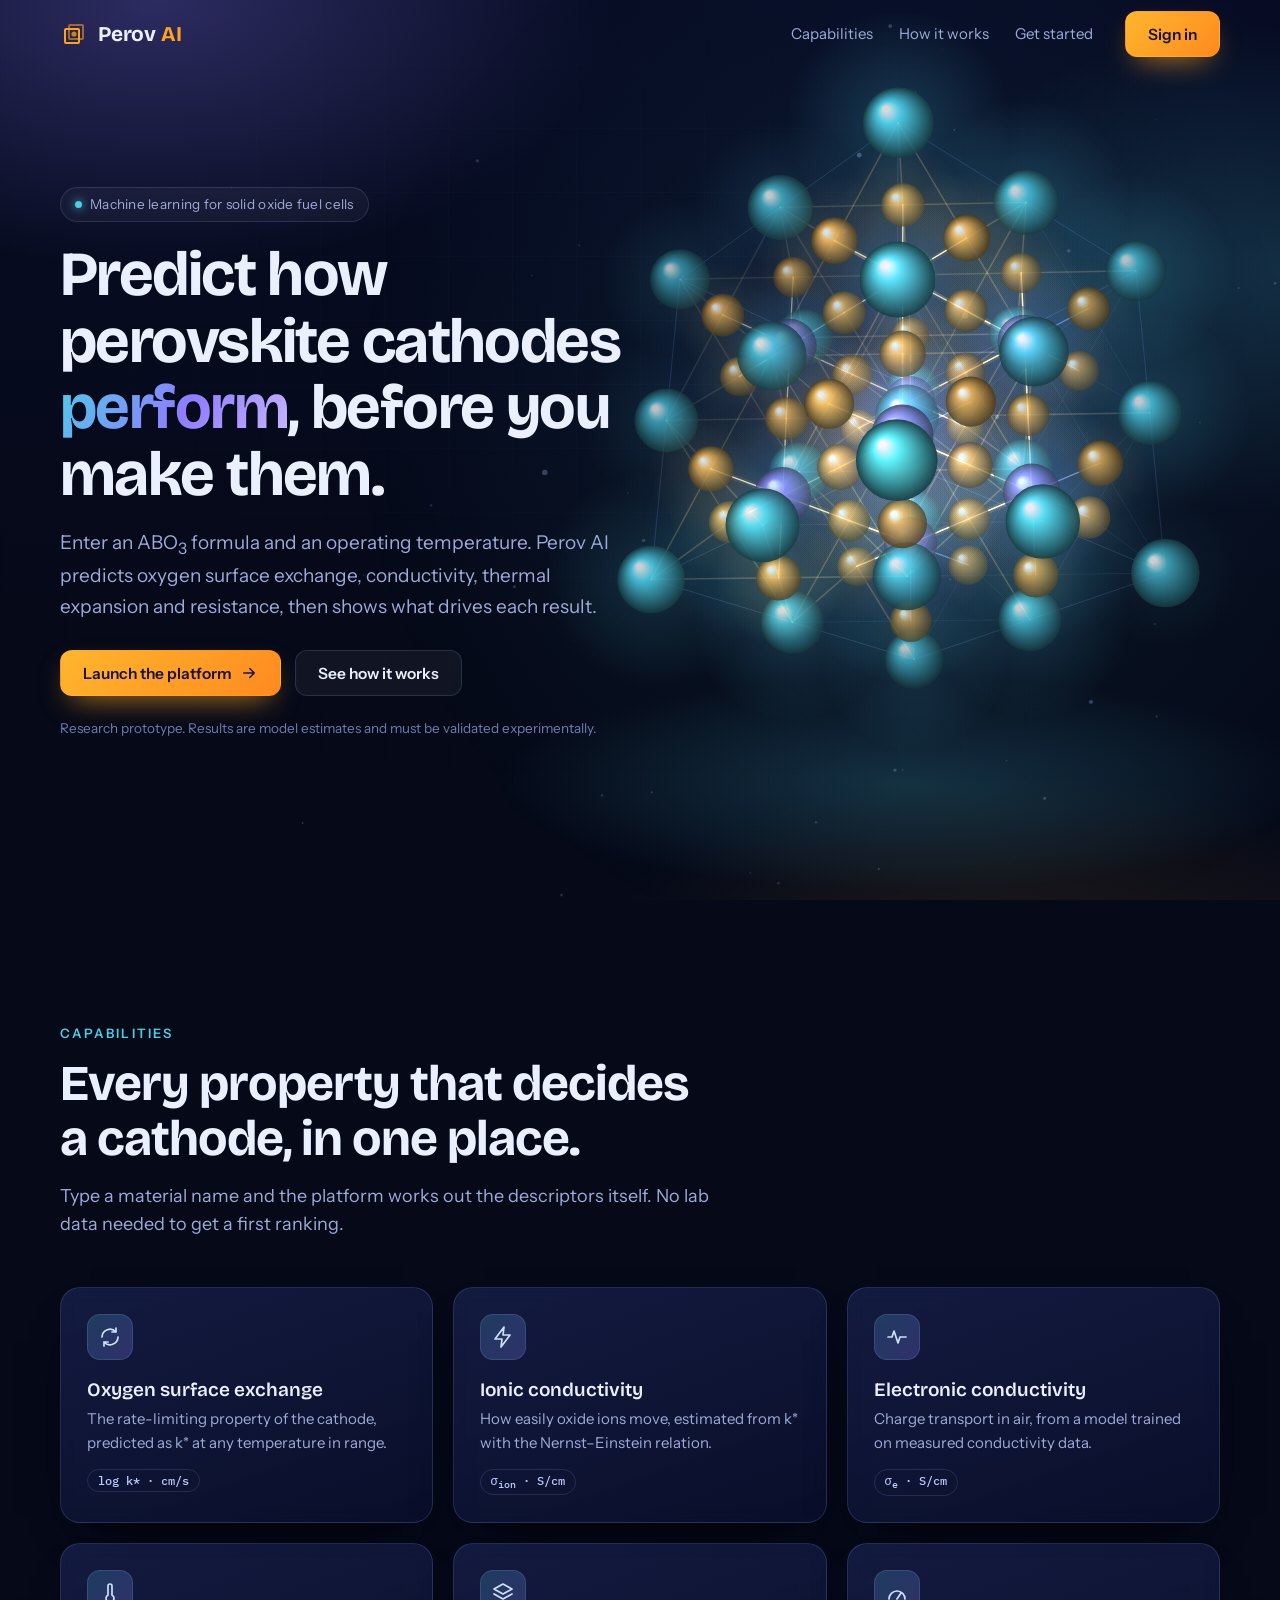
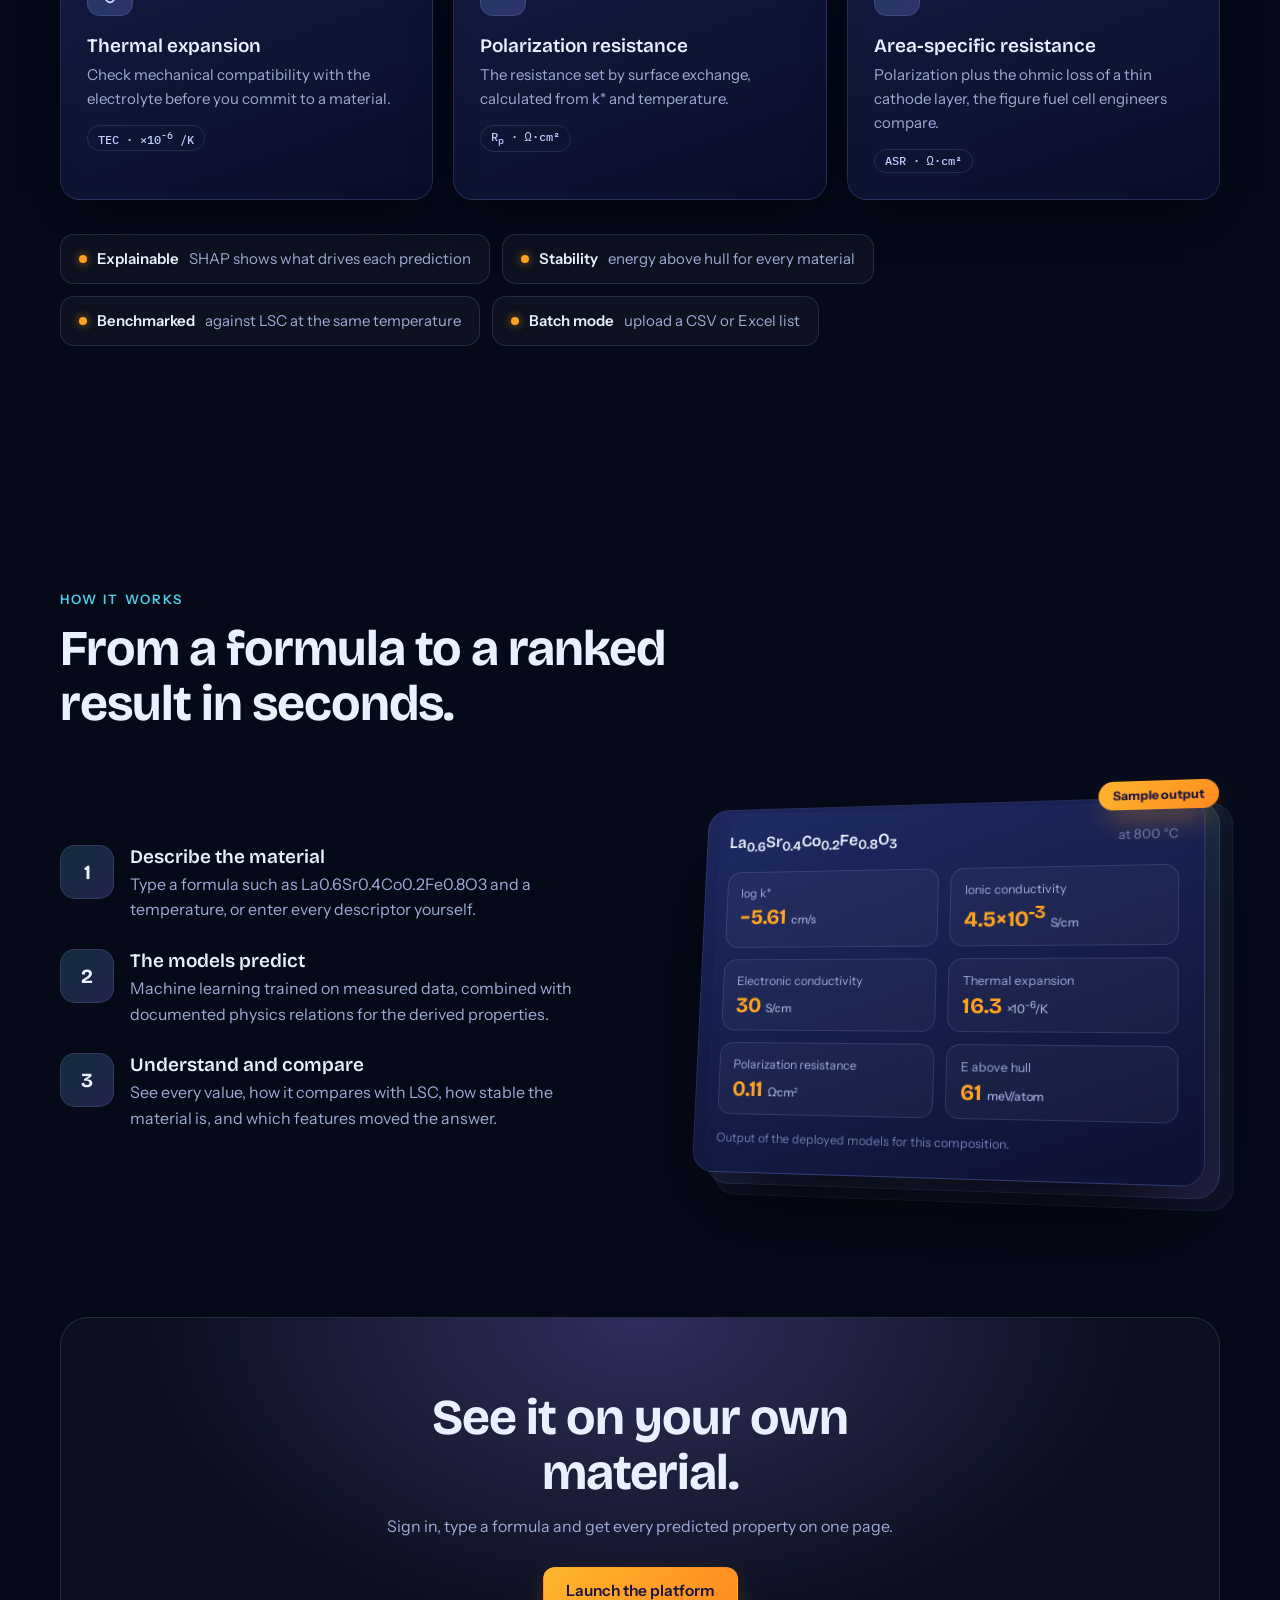
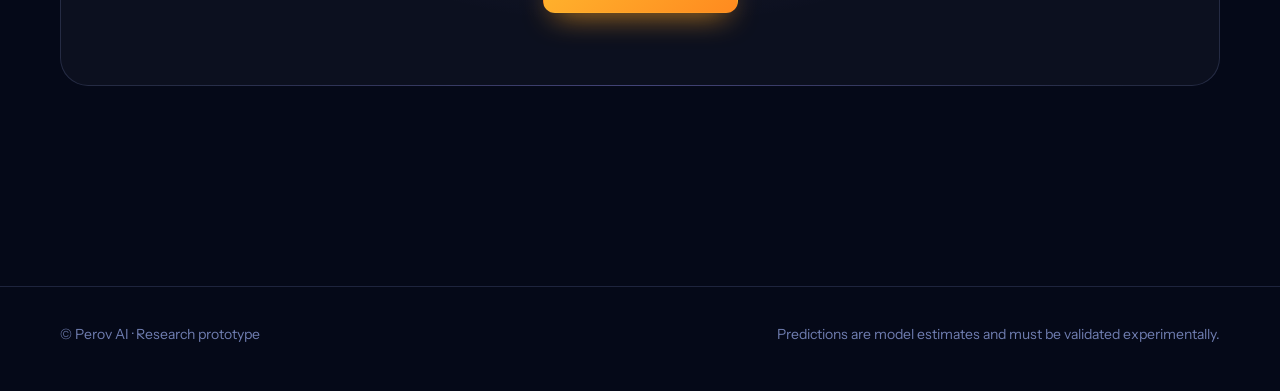
<file: static/research.html>
<!doctype html>
<html lang="en"><head><meta charset="utf-8"><meta name="viewport" content="width=device-width, initial-scale=1, viewport-fit=cover">
<meta name="theme-color" content="#0E1240">
<link rel="manifest" href="manifest.json">
<link rel="icon" type="image/png" sizes="192x192" href="icon-192.png">
<link rel="apple-touch-icon" href="apple-touch-icon.png">
<meta name="mobile-web-app-capable" content="yes">
<meta name="apple-mobile-web-app-capable" content="yes">
<meta name="apple-mobile-web-app-title" content="Perov AI">
<meta name="apple-mobile-web-app-status-bar-style" content="black-translucent">
<script src="pwa.js" defer></script>
<script src="bg3d.js" defer></script>
<script src="dynamic.js" defer></script>
<script src="tabs.js" defer></script>
<script src="lattice.js" defer></script>
<title>Research | Perov AI</title>
<link href="https://fonts.googleapis.com/css2?family=Bricolage+Grotesque:opsz,wght@12..96,500;12..96,700&family=Instrument+Sans:wght@400;500;600&family=IBM+Plex+Mono:wght@400;500&display=swap" rel="stylesheet">
<link rel="stylesheet" href="style.css"><script src="theme.js"></script><style>
.rtoc{display:flex;flex-wrap:wrap;gap:8px;margin:0 0 6px}
.rtoc a{padding:7px 14px;border:1px solid var(--line);border-radius:999px;background:var(--card);color:var(--ink);text-decoration:none;font-size:14px;font-weight:500}
.rtoc a:hover{border-color:var(--glaze);color:var(--glaze)}
.rbody{counter-reset:r;padding-bottom:48px}
.rsec{margin-top:30px;scroll-margin-top:80px}
.rsec>h2{font-size:clamp(22px,2.6vw,28px);display:flex;align-items:center;gap:12px;margin-bottom:16px}
.rsec>h2::before{counter-increment:r;content:counter(r);flex:none;display:grid;place-items:center;width:36px;height:36px;border-radius:10px;background:var(--glaze);color:var(--on-glaze,#fff);font:700 17px var(--display)}
.rgrid{display:grid;grid-template-columns:repeat(auto-fit,minmax(270px,1fr));gap:16px}
.rcols{display:grid;grid-template-columns:repeat(auto-fit,minmax(300px,1fr));gap:16px}
.rcard{background:var(--card);border:1px solid var(--line);border-radius:14px;padding:18px 20px}
.rcard h3{font-size:17px;margin-bottom:8px}
.rcard p,.rcard li{font-size:15px;line-height:1.55}
.rcard ul{margin:0;padding-left:18px}.rcard li{margin:5px 0}
.rcard .eq{display:block;margin-top:10px;padding:8px 12px;border-radius:8px;background:var(--glaze-soft);font:500 14px var(--mono);overflow-x:auto}
.rfig{margin:18px 0 0;padding:16px;background:var(--card);border:1px solid var(--line);border-radius:14px;text-align:center}
.rfig figcaption{margin-top:8px;font-size:13px;color:var(--muted)}
.rsteps{display:grid;grid-template-columns:repeat(auto-fit,minmax(210px,1fr));gap:12px}
.rstep{position:relative;background:var(--card);border:1px solid var(--line);border-radius:14px;padding:16px 18px 16px 58px}
.rstep span{position:absolute;left:16px;top:16px;width:30px;height:30px;border-radius:50%;display:grid;place-items:center;background:var(--glaze);color:var(--on-glaze,#fff);font:700 15px var(--display)}
.rstep h4{margin:0 0 4px;font:700 16px var(--display)}
.rstep p{font-size:14.5px;line-height:1.5}
</style>
</head>
<body data-mode="user">
<header class="top"><div class="wrap">
  <a class="brand" href="predict.html"><svg viewBox="0 0 28 28" aria-hidden="true"><rect x="5" y="9" width="14" height="14" rx="1" fill="none" stroke="#FFA21F" stroke-width="2"/><rect x="9" y="5" width="14" height="14" rx="1" fill="none" stroke="#FFA21F" stroke-width="2" opacity=".55"/><circle cx="14" cy="14" r="2.6" fill="#C98512"/></svg><span>Perov <i>AI</i></span></a>
  <nav class="nav" aria-label="Pages"><a href="predict.html">Predict</a><a href="history.html">History</a><a href="batch.html">Batch</a><a href="inverse.html">Find composition</a><a href="developer.html" class="dev-only">Developer</a><a href="research.html" aria-current="page">Research</a></nav>
  <div class="role"><span id="who"></span><b id="rolename"></b> <a href="#" id="signout">Sign out</a></div>
</div></header>
<main><div class="wrap rbody">
<div class="intro">
  <h1>Research background</h1>
  <p>The science behind Perov AI: how a solid oxide fuel cell works, why perovskite oxides matter, and what the oxygen surface-exchange coefficient k* tells us about a cathode.</p>
</div>
<nav class="rtoc" aria-label="On this page">
  <a href="#sofc">Introduction to SOFC</a><a href="#perovskite">Perovskite materials</a><a href="#kstar">Oxygen surface exchange (k*)</a><a href="#future">Limitations and future scope</a>
</nav>

<section class="rsec" id="sofc">
  <h2>Introduction to SOFC</h2>
  <div class="rgrid">
    <article class="rcard"><h3>What is a Solid Oxide Fuel Cell?</h3>
      <p>A solid oxide fuel cell (SOFC) is an electrochemical device that turns the chemical energy of a fuel, such as hydrogen, natural gas or biogas, directly into electricity. It uses a solid ceramic electrolyte and typically runs at about 600 to 1000 &deg;C.</p></article>
    <article class="rcard"><h3>Working principle</h3>
      <ul>
        <li>Air reaches the cathode, where oxygen picks up electrons and becomes oxide ions.</li>
        <li>The oxide ions travel through the dense electrolyte to the anode.</li>
        <li>At the anode the fuel reacts with the ions, releasing electrons and forming water.</li>
        <li>The electrons flow through the external circuit, which is the electric current.</li>
      </ul>
      <code class="eq">H&#8322; + &frac12;O&#8322; &rarr; H&#8322;O</code></article>
    <article class="rcard"><h3>Main components</h3>
      <ul>
        <li><b>Anode:</b> where the fuel is oxidised. Ni&ndash;YSZ is a common choice.</li>
        <li><b>Cathode:</b> where oxygen is reduced to oxide ions. Perovskites such as LSM and LSCF are widely used.</li>
        <li><b>Electrolyte:</b> a dense layer that conducts oxide ions but blocks electrons. YSZ and GDC are typical.</li>
      </ul></article>
    <article class="rcard"><h3>Role of oxygen ions</h3>
      <p>Oxide ions (O<sup>2&minus;</sup>) carry the charge through the electrolyte and complete the circuit. How quickly oxygen is turned into ions at the cathode surface and moved inside it often limits the whole cell, which is why cathode materials receive so much attention.</p></article>
    <article class="rcard"><h3>Applications</h3>
      <ul><li>Stationary power generation</li><li>Combined heat and power for buildings and industry</li><li>Backup and remote power</li><li>Auxiliary power units</li></ul></article>
    <article class="rcard"><h3>Advantages and challenges</h3>
      <p><b>Advantages:</b> high electrical efficiency, even higher when waste heat is reused; fuel flexibility; low emissions; no precious-metal catalyst needed.</p>
      <p style="margin-top:8px"><b>Challenges:</b> material degradation at high temperature, cost, slow start-up, sensitivity to thermal cycling, and poorer cathode performance when the temperature is lowered.</p></article>
  </div>

  <figure class="rfig">
    <svg viewBox="0 0 520 200" role="img" aria-label="SOFC schematic: air-side cathode, electrolyte carrying oxide ions, fuel-side anode, and an external circuit carrying electrons" style="width:100%;height:auto;max-width:620px">
      <defs><marker id="ra" viewBox="0 0 10 10" refX="8" refY="5" markerWidth="7" markerHeight="7" orient="auto-start-reverse"><path d="M2 1L8 5L2 9" fill="none" stroke="currentColor" stroke-width="1.6" stroke-linecap="round" stroke-linejoin="round"/></marker></defs>
      <g style="font:500 12px var(--body);fill:var(--ink)">
        <rect x="100" y="50" width="90" height="110" rx="4" fill="var(--glaze-soft)" stroke="var(--line)"/>
        <rect x="190" y="50" width="100" height="110" fill="var(--card)" stroke="var(--line)"/>
        <rect x="290" y="50" width="90" height="110" rx="4" fill="var(--glaze-soft)" stroke="var(--line)"/>
        <text x="145" y="108" text-anchor="middle" style="font-weight:600">Cathode</text>
        <text x="240" y="130" text-anchor="middle" style="font-weight:600">Electrolyte</text>
        <text x="335" y="108" text-anchor="middle" style="font-weight:600">Anode</text>
        <text x="8" y="100">Air (O&#8322;)</text>
        <text x="512" y="100" text-anchor="end">Fuel (H&#8322;)</text>
        <text x="240" y="92" text-anchor="middle">O&sup2;&#8315; ions</text>
        <text x="145" y="182" text-anchor="middle">O&#8322; + 4e&#8315; &rarr; 2O&sup2;&#8315;</text>
        <text x="335" y="182" text-anchor="middle">H&#8322; + O&sup2;&#8315; &rarr; H&#8322;O + 2e&#8315;</text>
        <text x="240" y="14" text-anchor="middle">e&#8315; through external circuit</text>
      </g>
      <g fill="none" stroke="var(--glaze)" stroke-width="1.8" stroke-linecap="round" style="color:var(--glaze)">
        <line x1="64" y1="105" x2="98" y2="105" marker-end="url(#ra)"/>
        <line x1="448" y1="105" x2="382" y2="105" marker-end="url(#ra)"/>
        <line x1="205" y1="105" x2="275" y2="105" marker-end="url(#ra)"/>
        <path d="M335 50 V28 H145 V48" marker-end="url(#ra)"/>
      </g>
    </svg>
    <figcaption>Simplified SOFC: oxygen is reduced at the cathode, oxide ions cross the electrolyte, and the fuel is oxidised at the anode.</figcaption>
  </figure>
</section>

<section class="rsec" id="perovskite">
  <h2>Understanding perovskite materials</h2>
  <div class="rgrid">
    <article class="rcard"><h3>What are perovskite materials?</h3>
      <p>Perovskites are a large family of crystalline compounds that share the same structural pattern, named after the mineral CaTiO<sub>3</sub>. Small changes in composition give very different electrical, magnetic and catalytic behaviour.</p></article>
    <article class="rcard"><h3>ABX&#8323; crystal structure</h3>
      <p>In the ideal cubic form, the B cation sits at the centre of an octahedron of X anions, and these octahedra share corners. The larger A cation fills the gap between them. Whether a composition forms a stable perovskite is often judged with the Goldschmidt tolerance factor:</p>
      <code class="eq">t = (r<sub>A</sub> + r<sub>X</sub>) / (&radic;2 &middot; (r<sub>B</sub> + r<sub>X</sub>))</code>
      <p style="margin-top:8px">Values near 1 point to the ideal cubic structure; the model uses <i>t</i> as one of its inputs.</p></article>
    <article class="rcard"><h3>A-site, B-site and X-site elements</h3>
      <ul>
        <li><b>A-site:</b> large cations such as La, Sr, Ba, Ca, Sm, Gd and Pr.</li>
        <li><b>B-site:</b> smaller transition-metal cations such as Co, Fe, Mn, Ni, Ti and Cr.</li>
        <li><b>X-site:</b> oxygen in oxide perovskites, giving the ABO<sub>3</sub> form used in SOFC cathodes.</li>
      </ul>
      <p style="margin-top:8px">Mixing two elements on one site, as in La<sub>0.6</sub>Sr<sub>0.4</sub>Co<sub>0.2</sub>Fe<sub>0.8</sub>O<sub>3</sub>, is how properties are tuned.</p></article>
    <article class="rcard"><h3>Properties of perovskite materials</h3>
      <ul>
        <li>Mixed ionic and electronic conduction</li>
        <li>Oxygen vacancies that let oxide ions move</li>
        <li>High catalytic activity for oxygen reduction</li>
        <li>Tunable composition through A-site and B-site doping</li>
        <li>Good structural flexibility and thermal stability</li>
      </ul></article>
    <article class="rcard"><h3>Importance in SOFC technology</h3>
      <p>Perovskite oxides are among the leading SOFC cathode materials, including LSM, LSCF, LSC and BSCF. Because their composition can be tuned so widely, there are far more candidates than can be tested in a lab, which is the reason machine learning is used to screen them.</p></article>
  </div>
</section>

<section class="rsec" id="kstar">
  <h2>Oxygen surface exchange (k*)</h2>
  <div class="rgrid" style="margin-bottom:16px">
    <article class="rcard"><h3>Definition</h3>
      <p>The oxygen surface-exchange coefficient, k*, measures how fast oxygen in the surrounding gas exchanges with oxygen in the lattice of a solid at its surface. A larger k* means faster exchange. This project predicts log k*, the base-10 logarithm, because k* spans many orders of magnitude.</p></article>
    <article class="rcard"><h3>Importance of k* in SOFC performance</h3>
      <p>A cathode with a high k* reduces oxygen quickly, which lowers its resistance and raises the power output. Together with the oxygen diffusion coefficient it decides how well a cathode performs, and at lower operating temperatures the surface step often becomes the bottleneck.</p></article>
    <article class="rcard"><h3>Effect of temperature</h3>
      <p>Surface exchange is thermally activated and follows an Arrhenius relationship, so k* rises steeply with temperature:</p>
      <code class="eq">k* = k<sub>0</sub> &middot; exp(&minus;E<sub>a</sub> / k<sub>B</sub>T)</code>
      <p style="margin-top:8px">A plot of log k* against 1000/T is close to a straight line, which is why 1000/T is an input to the model.</p></article>
  </div>
  <h3 style="margin:0 0 12px;font-size:18px">The three steps of oxygen exchange</h3>
  <div class="rsteps">
    <div class="rstep"><span>1</span><h4>Oxygen adsorption</h4><p>O<sub>2</sub> molecules from the gas attach to the cathode surface.</p></div>
    <div class="rstep"><span>2</span><h4>Oxygen dissociation</h4><p>Adsorbed O<sub>2</sub> splits into oxygen atoms and takes up electrons from the material.</p></div>
    <div class="rstep"><span>3</span><h4>Oxygen incorporation</h4><p>The oxygen species fill vacancies in the lattice and become O<sup>2&minus;</sup> ions inside the crystal.</p></div>
  </div>
</section>

<section class="rsec" id="future">
  <h2>Limitations and future scope</h2>
  <div class="rcols">
    <article class="rcard"><h3>Limitations</h3>
      <ul>
        <li><b>Limited dataset size:</b> the model is trained on 311 measurements covering 80 materials.</li>
        <li><b>Availability of experimental measurements:</b> k* values are costly to measure, so data is scarce for many compositions.</li>
        <li><b>Prediction uncertainty:</b> test scores are moderate, and predictions for materials unlike the training set are less reliable.</li>
        <li><b>Need for experimental validation:</b> a prediction is a guide for choosing what to test, not a replacement for measuring it.</li>
      </ul></article>
    <article class="rcard"><h3>Future scope</h3>
      <ul>
        <li><b>Include more perovskite materials</b> across additional A-site and B-site elements.</li>
        <li><b>Expand the dataset</b> with new and repeated measurements.</li>
        <li><b>Explore additional descriptors</b> that capture more of the surface chemistry.</li>
        <li><b>Improve prediction accuracy</b> with better features and tuning.</li>
        <li><b>Investigate more machine learning algorithms</b> beyond SVR and Random Forest.</li>
        <li><b>Integrate experimental validation</b> by testing the top predicted materials in the lab.</li>
      </ul></article>
  </div>
</section>
</div></main>

<script src="config.js"></script><script src="ui.js"></script>
<script>
(() => {
  const ROLE = (() => { try { return localStorage.getItem("kstar-role"); } catch { return null; } })();
  if (!(() => { try { return localStorage.getItem("kstar-token"); } catch { return null; } })()) { location.replace("index.html"); return; }
  if (ROLE !== "dev" && ROLE !== "user") { location.replace("index.html"); return; }
  document.body.dataset.mode = ROLE;
  document.getElementById("rolename").textContent = ROLE === "dev" ? "Developer" : "Normal user";

})();
</script></body></html>
</file>
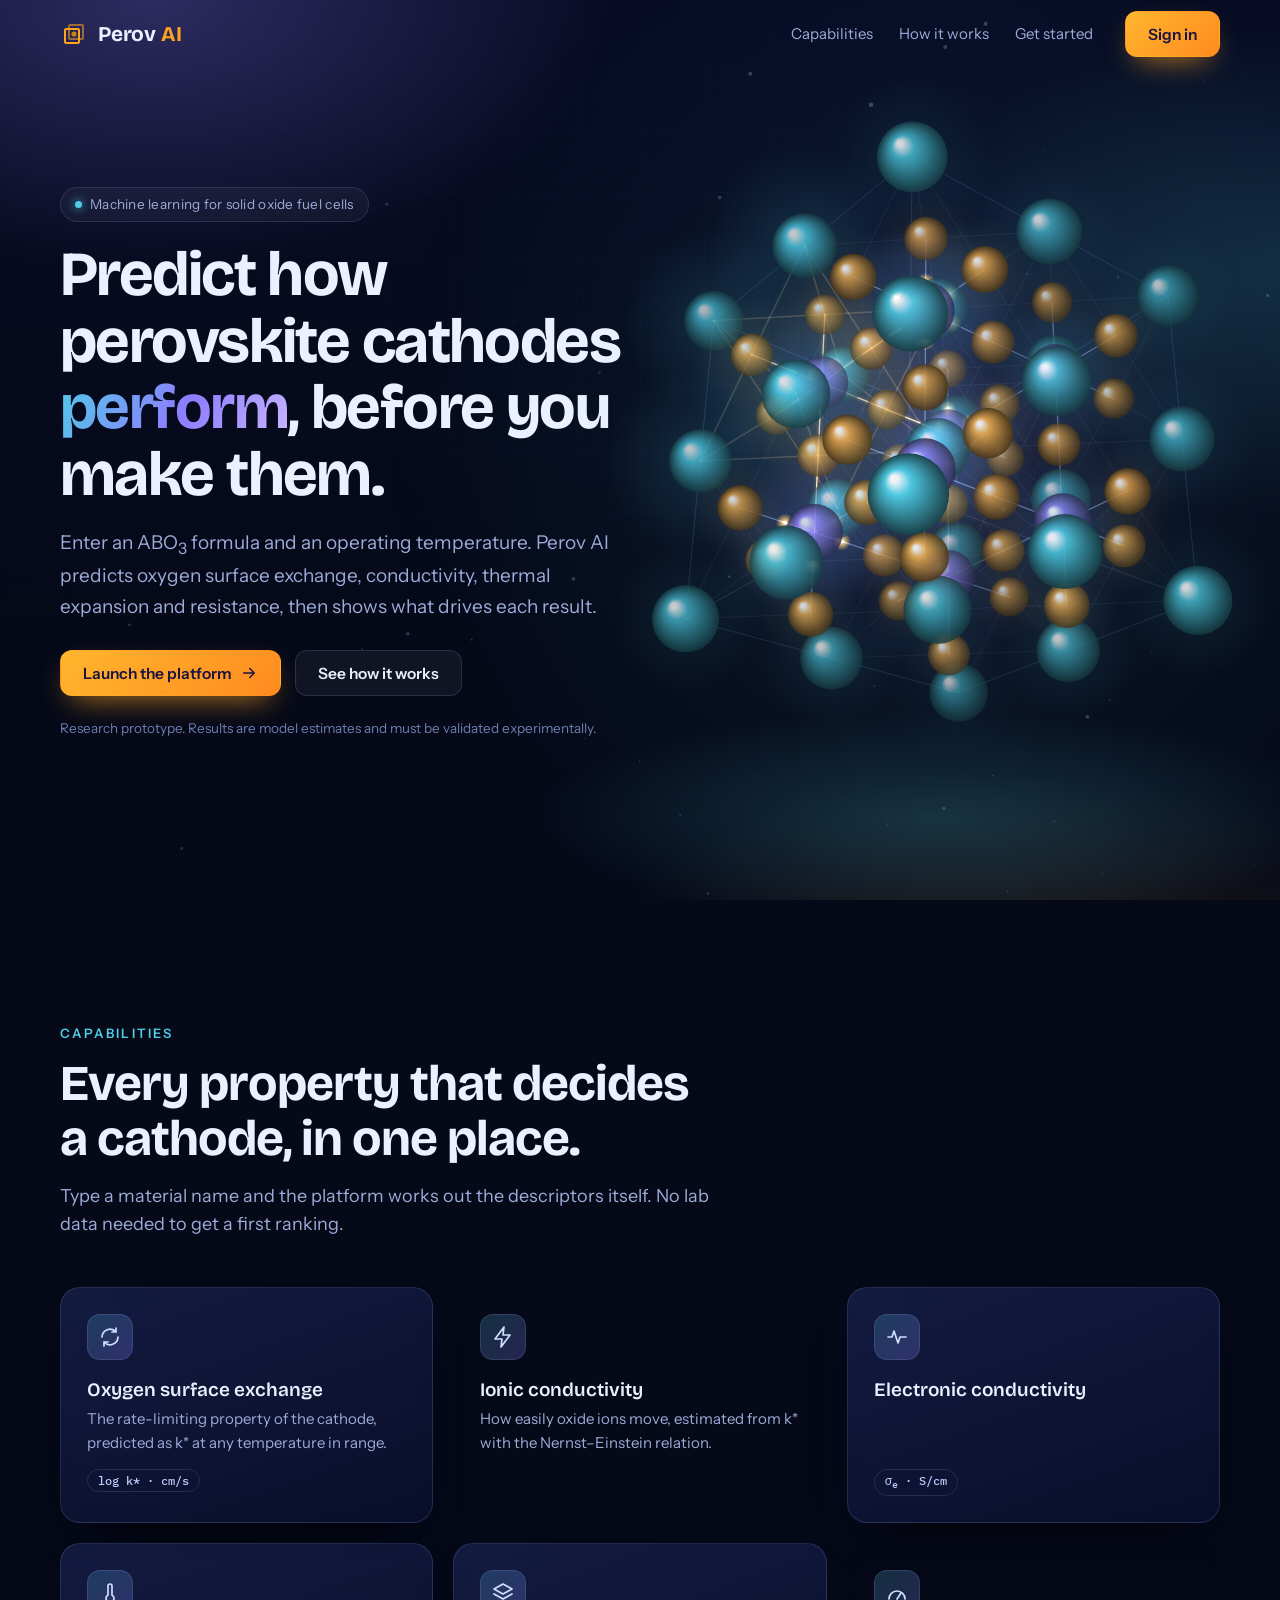
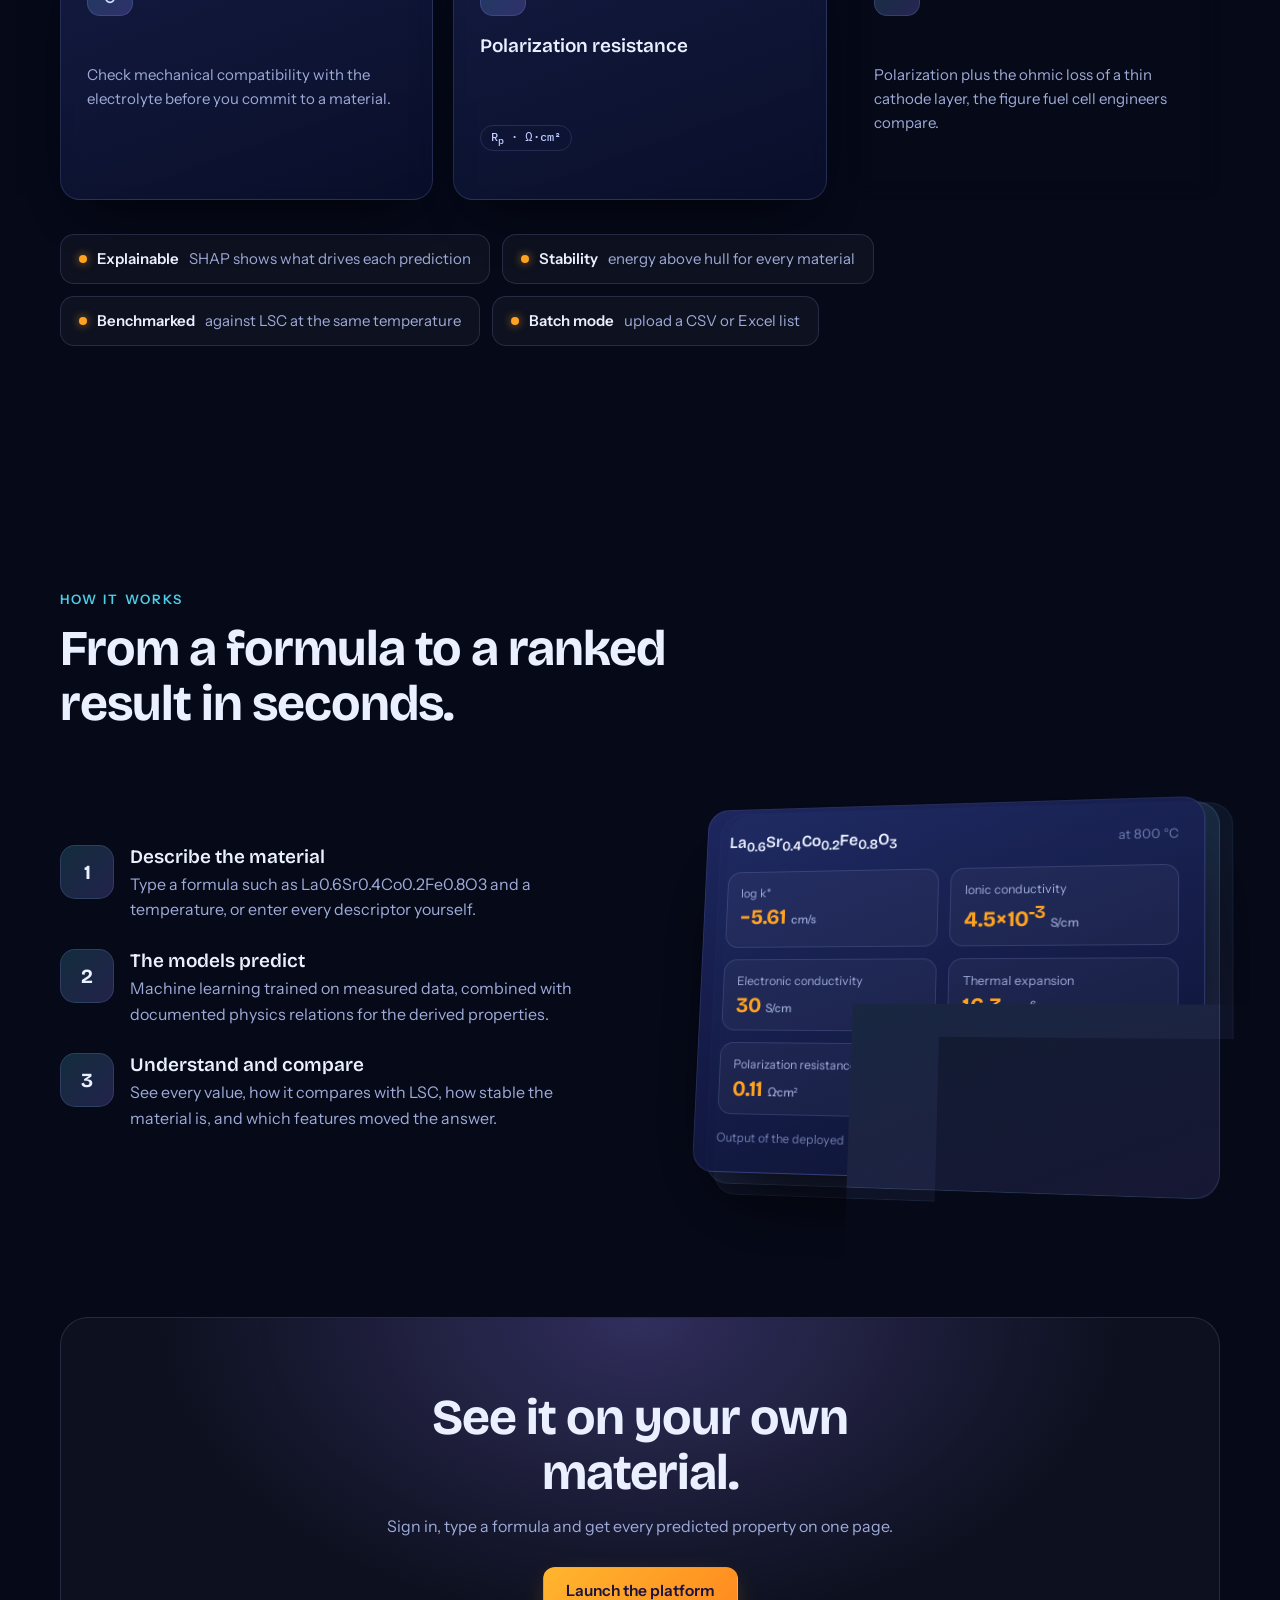
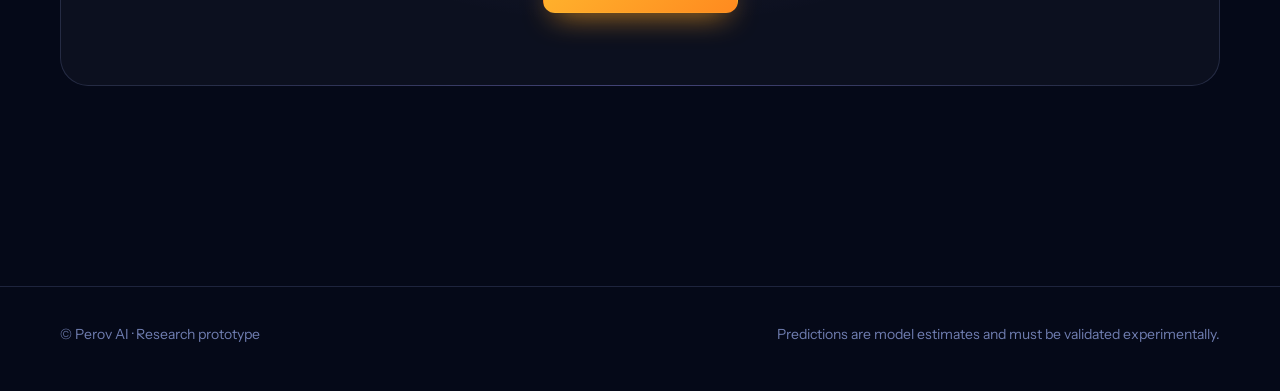
<file: static/result.html>
<!doctype html>
<html lang="en"><head><meta charset="utf-8"><meta name="viewport" content="width=device-width, initial-scale=1, viewport-fit=cover">
<meta name="theme-color" content="#0E1240">
<link rel="manifest" href="manifest.json">
<link rel="icon" type="image/png" sizes="192x192" href="icon-192.png">
<link rel="apple-touch-icon" href="apple-touch-icon.png">
<meta name="mobile-web-app-capable" content="yes">
<meta name="apple-mobile-web-app-capable" content="yes">
<meta name="apple-mobile-web-app-title" content="Perov AI">
<meta name="apple-mobile-web-app-status-bar-style" content="black-translucent">
<script src="pwa.js" defer></script>
<script src="dynamic.js" defer></script>
<script src="tabs.js" defer></script>
<script src="lattice.js" defer></script>
<title>Result | Perov AI</title>
<link href="https://fonts.googleapis.com/css2?family=Bricolage+Grotesque:opsz,wght@12..96,500;12..96,700&family=Instrument+Sans:wght@400;500;600&family=IBM+Plex+Mono:wght@400;500&display=swap" rel="stylesheet">
<link rel="stylesheet" href="style.css"><script src="theme.js"></script></head>
<body data-mode="user">
<header class="top"><div class="wrap">
  <a class="brand" href="predict.html"><svg viewBox="0 0 28 28" aria-hidden="true"><rect x="5" y="9" width="14" height="14" rx="1" fill="none" stroke="#FFA21F" stroke-width="2"/><rect x="9" y="5" width="14" height="14" rx="1" fill="none" stroke="#FFA21F" stroke-width="2" opacity=".55"/><circle cx="14" cy="14" r="2.6" fill="#C98512"/></svg><span>Perov <i>AI</i></span></a>
  <nav class="nav" aria-label="Pages"><a href="predict.html" aria-current="page">Predict</a><a href="history.html">History</a><a href="batch.html">Batch</a><a href="inverse.html">Find composition</a><a href="developer.html" class="dev-only">Developer</a><a href="research.html">Research</a></nav>
  <div class="role"><span id="who"></span><b id="rolename"></b> <a href="#" id="signout">Sign out</a></div>
</div></header>
<main><div class="wrap">
<div class="crumbs"><a href="predict.html">&larr; Back to inputs</a></div>
<div class="intro"><h1>Your prediction</h1></div>
<section class="panel" aria-labelledby="h-out" style="max-width:860px">
  <h2 id="h-out">Predicted k*</h2>
  <div id="result"><div class="empty"><strong>No prediction yet</strong>Go back and run the model first.</div></div>
  <div class="actions" style="margin-top:22px"><a class="btn primary" href="predict.html" style="text-decoration:none;display:inline-block">Predict another material</a> <button class="btn" id="cifbtn" type="button" style="display:none">Download CIF (crystal structure)</button><p class="note" id="cifmsg" style="display:none"></p></div>
</section>
<section class="flow dev-only" id="flow"><h2>What happened to your input</h2><div id="stages"></div></section>
</div></main>
<script src="config.js"></script><script src="ui.js"></script>
<script>
(() => {
  const ROLE = (() => { try { return localStorage.getItem("kstar-role"); } catch { return null; } })();
  if (!(() => { try { return localStorage.getItem("kstar-token"); } catch { return null; } })()) { location.replace("index.html"); return; }
  if (ROLE !== "dev" && ROLE !== "user") { location.replace("index.html"); return; }
  document.body.dataset.mode = ROLE;
  document.getElementById("rolename").textContent = ROLE === "dev" ? "Developer" : "Normal user";
let schema = null;
  try { const id = new URLSearchParams(location.search).get("r"), h = id && localStorage.getItem("kstar-handoff-" + id); if (h) { sessionStorage.setItem("kstar-last", h); localStorage.removeItem("kstar-handoff-" + id); } } catch {}
  let stored = null;
  try { stored = JSON.parse(sessionStorage.getItem("kstar-last")); } catch {}
  if (!stored) { location.replace("predict.html"); return; }
  try { const f = stored.formula || (stored.payload && stored.payload.formula), tc = stored.temp_c != null ? stored.temp_c : (stored.payload && stored.payload.temp_c); document.title = "Perov AI \u00b7 " + (f || "Result") + (tc != null ? " \u00b7 " + Math.round(tc) + " \u00b0C" : ""); } catch {}
  schema = stored.schema;
  const $ = (s, r = document) => r.querySelector(s);
  /* ---------- rendering ---------- */
  const hasTemp = () => true;
  const tempToInv = c => 1000 / (c + 273.15);
  const invToTemp = i => 1000 / i - 273.15;
  const sci = x => {
    if (!isFinite(x) || x === 0) return "0";
    const e = Math.floor(Math.log10(Math.abs(x)));
    return `${(x / 10 ** e).toFixed(2)} \u00d7 10<sup>${e}</sup>`;
  };
  const esc = s => String(s).replace(/[&<>]/g, c => ({ "&":"&amp;", "<":"&lt;", ">":"&gt;" }[c]));
  const U = n => { const u = stored.data && stored.data.units && stored.data.units[n]; return u ? " " + u : ""; };

  function render({ payload, data, roundtrip }){
    renderResult(payload, data);
    const sv = data.saved;
    $("#result").insertAdjacentHTML("beforeend", sv && sv.ok
      ? `<p class="note">Saved to your history on ${esc(sv.time_ist)}.</p>`
      : `<div class="msg" role="alert"><strong>Not saved to history.</strong> ${sv ? esc(sv.error || "") : "The server that answered is an old version of the app. Stop it, then start python app.py from the latest folder."}</div>`);
    if (document.body.dataset.mode === "dev") renderStages(payload, data, roundtrip);
  }

  const minus = (v, n = 2) => (v < 0 ? "\u2212" : "") + Math.abs(v).toFixed(n);
  const signed = v => (v >= 0 ? "+" : "\u2212") + Math.abs(v).toFixed(2);

  function metric(lab, val, cls, tip, sub){
    return `<div class="metric" title="${esc(tip)}"><div><div class="lab">${lab}</div>${sub ? `<div class="msub">${sub}</div>` : ""}</div><div class="val ${cls}">${val}</div></div>`;
  }

  function verdicts(a){
    if (!a) return "";
    const rows = [];
    const b = a.benchmark;
    rows.push(metric("Activity vs. LSC Benchmark",
      b.superior ? `Superior (${minus(b.threshold)} threshold)` : `Below LSC (${minus(b.threshold)} threshold)`,
      b.superior ? "good" : "warn",
      `The LSC reference level is log k* = ${minus(b.threshold)}. This prediction is ${Math.abs(b.margin).toFixed(2)} ${b.margin >= 0 ? "above" : "below"} it.`));
    const st = a.stability;
    if (!st) {
      rows.push(metric("Thermodynamic Stability", "Not available", "na", "The stability model could not be loaded."));
    } else if (st.kind === "input") {
      rows.push(metric("Thermodynamic Stability",
        st.stable ? `Stable (Ehull \u2264 ${st.limit})` : `Unstable (Ehull ${st.ehull.toFixed(0)} > ${st.limit})`,
        st.stable ? "good" : "warn", `Uses the E_above_hull value you entered (${st.ehull.toFixed(1)}). Stable means at or below ${st.limit}.`));
    } else if (st.kind === "ks") {
      rows.push(metric("Thermodynamic Stability",
        st.stable ? `Stable (Ehull \u2264 ${st.limit})` : `Above the stable limit (Ehull ${st.ehull.toFixed(0)} > ${st.limit})`,
        st.stable ? "good" : "warn", `E_above_hull = ${st.ehull.toFixed(1)} meV/atom from the K* Star data (${esc(st.source)}). Stable means at or below ${st.limit}.`));
    } else {
      const cv = st.cv;
      rows.push(metric("Thermodynamic Stability",
        `${st.stable ? "Likely stable" : "Likely unstable"} (Ehull \u2248 ${st.ehull.toFixed(0)})`,
        st.stable ? "good" : "warn",
        `E_above_hull estimated from the composition by a model trained on ${cv.n_materials} materials. Tested by leaving one material out at a time, it was right ${Math.round(cv.accuracy * 100)}% of the time at the ${st.limit} limit (always answering "unstable" is right ${Math.round(cv.majority_accuracy * 100)}%).`,
        `Predicted from the composition &middot; ${Math.round(st.p_stable * 100)}% chance of Ehull \u2264 ${st.limit} &middot; typical error &plusmn;${Math.round(cv.loo_mae)}`));
    }
    const dm = a.domain;
    if (dm) rows.push(metric("Domain Applicability",
      dm.inside ? "Inside the domain" : "Outside the domain", dm.inside ? "good" : "bad",
      `Distance ${dm.distance} from the centre of the training materials; the ${dm.level}% ellipsoid ends at ${dm.limit}. Outside means the model is extrapolating.`,
      dm.in_dataset ? "This material is in the training data."
        : dm.inside ? `Within the range of the training materials (${dm.level}% ellipsoid), so the prediction is an interpolation.`
        : "The model is extrapolating here, so treat the prediction as unreliable."));
    return `<div class="verdicts">${rows.join("")}</div>`;
  }

  function renderResult(payload, d){
    const [lo, hi] = schema.scale;
    const pos = Math.max(0, Math.min(1, (d.log_kstar - lo) / (hi - lo))) * 100;
    $("#result").innerHTML = `
      <div class="predcard">
        <div class="cap">Predicted log k* (cm s<sup>-1</sup>)</div>
        <div class="logbig">${minus(d.log_kstar, 3)}</div>
        <p class="sub2">Oxygen tracer surface exchange coefficient<br>k* = <b>${sci(d.kstar)}</b> cm s<sup>-1</sup>. A higher value means faster oxygen exchange.</p>
        <div class="scale" role="img" aria-label="Position of the prediction on a slower to faster scale">
          <div class="track"><div class="pin" style="left:${pos}%"></div></div>
          <div class="ends"><span>slower (${(+lo).toFixed(1)})</span><span>faster (${(+hi).toFixed(1)})</span></div>
        </div>
      </div>
      ${verdicts(d.assessment)}
      ${d.analysis && d.analysis.at ? allValues(d.analysis) : propCards(d)}
      ${d.explain ? shapSection(d.explain) : ""}
      ${d.sweep ? `<div class="chart"><h3>How it changes with temperature</h3>${chart(d, payload)}<p class="note">Same material, temperature varied from ${d.sweep[0].temp_c} to ${d.sweep.at(-1).temp_c} &deg;C.</p></div>` : ""}
      ${(d.warnings && d.warnings.length) ? `<div class="msg" role="alert"><strong>Outside the training data:</strong><br>${d.warnings.map(esc).join("<br>")}<br>Treat this prediction as unreliable.</div>` : ""}
      <p class="caveat">This is a model estimate from a limited dataset. Use it to compare and shortlist materials, then confirm by measurement.</p>`;
  }

  function vsLine(v){
    if (!v || v.factor == null) return "";
    return `<div class="vs ${v.good ? "good" : "bad"}">${v.up ? "\u2191" : "\u2193"} ${sciT(v.factor)}\u00d7 ${v.up ? "higher" : "lower"} than LSC</div>`;
  }
  const SUPC = { "-": "\u207B", "0": "\u2070", "1": "\u00B9", "2": "\u00B2", "3": "\u00B3", "4": "\u2074", "5": "\u2075", "6": "\u2076", "7": "\u2077", "8": "\u2078", "9": "\u2079" };
  function sciT(v){
    if (v == null || !isFinite(v)) return "n/a";
    const a = Math.abs(v);
    if (a >= 0.01 && a < 1000) return String(+v.toPrecision(3));
    const [m, e] = v.toExponential(2).split("e");
    return `${(+m).toString()}\u00D710${String(+e).split("").map(ch => SUPC[ch] || ch).join("")}`;
  }

  /* every predicted value drawn as a bar; the amber tick marks LSC at the same temperature */
  function vbars(items, note){
    const rows = items.map(it => {
      if (it.v == null || !isFinite(it.v)) return `<div class="vbrow"><span class="nm">${it.n}</span><span class="tr"></span><span class="num">Not available</span></div>`;
      const f = x => Math.max(0, Math.min(1, (x - it.lo) / ((it.hi - it.lo) || 1))) * 100;
      return `<div class="vbrow" tabindex="0" aria-label="${esc(it.n)}: ${esc(it.plain)}">
        <span class="nm">${it.n}</span>
        <span class="tr"><span class="fill" style="width:${f(it.v).toFixed(1)}%"></span>${it.ref != null && isFinite(it.ref) ? `<span class="ref" style="left:${f(it.ref).toFixed(1)}%" title="LSC"></span>` : ""}</span>
        <span class="num">${it.text}</span></div>`;
    }).join("");
    return `<div class="vb"><h3>Predicted values</h3>${rows}<p class="note">${note}</p></div>`;
  }

  function allValues(a){
    const at = a.at || {}, ref = a.lsc_at, ser = a.series || {}, lsc = a.lsc || {};
    const L = x => (x != null && x > 0 ? Math.log10(x) : null);
    const range = (key, tf) => {
      const v = (ser[key] || []).concat(lsc[key] || []).map(tf).filter(x => x != null && isFinite(x));
      return v.length ? [Math.min(...v), Math.max(...v)] : [0, 1];
    };
    const item = (n, key, unit, tf, fmt) => {
      const [lo, hi] = range(key, tf), v = tf(at[key]);
      return { n, v, lo, hi, ref: ref ? tf(ref[key]) : null, text: v == null ? "" : fmt(at[key]) + (unit ? " " + unit : ""), plain: v == null ? "" : fmt(at[key]).replace(/<[^>]+>/g, "") + " " + unit.replace(/<[^>]+>/g, "") };
    };
    const id = x => x;
    const items = [
      item("log k*", "logk", "cm s<sup>-1</sup> (log)", id, x => minus(x, 3)),
      item("Ionic conductivity", "sigma_i", "S cm<sup>-1</sup>", L, sci),
      item("Electronic conductivity (air)", "sigma_e", "S cm<sup>-1</sup>", L, sci),
      { n: "Thermal expansion (TEC)", v: at.tec, lo: 8, hi: 26, ref: null, text: at.tec == null ? "" : `${at.tec.toFixed(2)} \u00d7 10<sup>-6</sup> K<sup>-1</sup>`, plain: at.tec == null ? "" : at.tec.toFixed(2) + " x10^-6 /K" },
      item("Polarization resistance (Rp)", "rp", "\u03a9 cm<sup>2</sup>", L, sci),
      item("ASR", "asr", "\u03a9 cm<sup>2</sup>", L, sci)
    ];
    if (a.ehull != null) items.push({ n: "E above hull", v: a.ehull, lo: 0, hi: Math.max(150, a.ehull * 1.1), ref: a.ehull_limit, text: `${a.ehull.toFixed(1)} meV/atom`, plain: a.ehull.toFixed(1) + " meV/atom" });
    return vbars(items, `Each bar shows where the value sits between the lowest and highest value of that property from ${a.temps[0]} to ${a.temps[a.temps.length - 1]} \u00b0C (log scale for conductivity, resistance and ASR). The amber tick is LSC at ${Math.round(a.temp_c)} \u00b0C (for E above hull, the stability limit). Thermal expansion uses a fixed 8\u201326 scale.`);
  }

  function propCards(d){
    const p = d.properties || {}, g = k => (p[k] && p[k].value != null && isFinite(p[k].value)) ? p[k].value : null;
    const [lo, hi] = schema.scale, cond = g("conductivity"), asr = g("asr"), tec = g("tec"), ionic = g("ionic_conductivity"), eh = g("ehull");
    const items = [
      { n: "log k*", v: d.log_kstar, lo, hi, text: `${minus(d.log_kstar, 3)} cm s<sup>-1</sup> (log)`, plain: minus(d.log_kstar, 3) },
      { n: "Ionic conductivity", v: ionic, lo: -8, hi: 0, text: ionic == null ? "" : `${sci(Math.pow(10, ionic))} S cm<sup>-1</sup>`, plain: ionic == null ? "" : String(ionic) },
      { n: "Conductivity (air)", v: cond, lo: -4, hi: 3, text: cond == null ? "" : `${sci(Math.pow(10, cond))} S cm<sup>-1</sup>`, plain: cond == null ? "" : String(cond) },
      { n: "Thermal expansion (TEC)", v: tec, lo: 8, hi: 26, text: tec == null ? "" : `${tec.toFixed(2)} \u00d7 10<sup>-6</sup> K<sup>-1</sup>`, plain: tec == null ? "" : tec.toFixed(2) },
      { n: "ASR", v: asr, lo: -3, hi: 3, text: asr == null ? "" : `${sci(Math.pow(10, asr))} \u03a9 cm<sup>2</sup>`, plain: asr == null ? "" : String(asr) },
      { n: "E above hull", v: eh, lo: 0, hi: 150, ref: p.ehull && p.ehull.limit, text: eh == null ? "" : `${eh.toFixed(1)} meV/atom`, plain: eh == null ? "" : eh.toFixed(1) }
    ];
    return vbars(items, "Bars show the value on a fixed typical range for each property (log scale for k*, conductivity and ASR; 8\u201326 for thermal expansion).");
  }

  function propsSection(p){
    const defs = [
      ["conductivity", "Conductivity", x => `${minus(x, 3)} log\u2081\u2080 S cm<sup>-1</sup> (${sci(Math.pow(10, x))} S cm<sup>-1</sup>)`],
      ["asr", "ASR at 973 K", x => `${minus(x, 3)} log\u2081\u2080 \u03a9 cm<sup>2</sup> (${sci(Math.pow(10, x))} \u03a9 cm<sup>2</sup>)`],
      ["tec", "Thermal expansion (TEC)", x => `${x.toFixed(2)} \u00d7 10<sup>-6</sup> K<sup>-1</sup>`]
    ];
    const rows = defs.map(([k, lab, fmt]) => {
      const r = p[k];
      if (!r) return "";
      if (r.value == null) return metric(lab, "Not available", "na", r.error || "This property could not be predicted.", esc(r.error || ""));
      const w = (r.warnings || []).join(" ");
      return metric(lab, fmt(r.value), w ? "warn" : "info", w || ("Predicted from " + (r.mode || "the inputs") + "."), w ? esc(w) : "");
    }).join("");
    return rows ? `<div class="verdicts">${rows}</div>` : "";
  }

  function chart(d, payload){
    const W = 560, H = 290, m = { l: 52, r: 18, t: 16, b: 50 };
    const pts = d.sweep.map(s => ({ x: s.inv_t, y: s.log_kstar }));
    const cur = payload.values["1000/T"] != null ? { x: payload.values["1000/T"], y: d.log_kstar } : null;
    const all = cur ? pts.concat(cur) : pts;
    let x0 = Math.min(...all.map(p => p.x)), x1 = Math.max(...all.map(p => p.x));
    let y0 = Math.min(...all.map(p => p.y)), y1 = Math.max(...all.map(p => p.y));
    const px = (x1 - x0) * .06 || .05, py = (y1 - y0) * .15 || .5;
    x0 -= px; x1 += px; y0 -= py; y1 += py;
    const X = x => m.l + (x - x0) / (x1 - x0) * (W - m.l - m.r);
    const Y = y => H - m.b - (y - y0) / (y1 - y0) * (H - m.t - m.b);
    const line = pts.map((p, i) => (i ? "L" : "M") + X(p.x).toFixed(1) + " " + Y(p.y).toFixed(1)).join(" ");
    const yt = [0,1,2,3,4].map(i => y0 + (y1 - y0) * i / 4);
    const xt = [0,1,2,3,4].map(i => x0 + (x1 - x0) * i / 4);
    return `<svg viewBox="0 0 ${W} ${H}" role="img" aria-label="Predicted log k* against inverse temperature">
      ${yt.map(v => `<line class="c-grid" x1="${m.l}" x2="${W-m.r}" y1="${Y(v)}" y2="${Y(v)}"/><text class="c-mut" x="${m.l-8}" y="${Y(v)+4}" text-anchor="end" font-size="11">${v.toFixed(1)}</text>`).join("")}
      ${xt.map(v => `<text class="c-mut" x="${X(v)}" y="${H-m.b+16}" text-anchor="middle" font-size="11">${v.toFixed(2)}</text><text class="c-faint" x="${X(v)}" y="${H-m.b+30}" text-anchor="middle" font-size="10">${Math.round(invToTemp(v))}&deg;C</text>`).join("")}
      <line class="c-axis" x1="${m.l}" x2="${m.l}" y1="${m.t}" y2="${H-m.b}"/>
      <line class="c-axis" x1="${m.l}" x2="${W-m.r}" y1="${H-m.b}" y2="${H-m.b}"/>
      <path class="c-line" d="${line}" fill="none" stroke-width="2.5"/>
      ${pts.map(p => `<circle class="c-dot" cx="${X(p.x)}" cy="${Y(p.y)}" r="3"/>`).join("")}
      ${cur ? `<circle class="c-cur" cx="${X(cur.x)}" cy="${Y(cur.y)}" r="7" stroke-width="2"/>` : ""}
      <text class="c-ink" x="${(m.l + W - m.r) / 2}" y="${H-4}" text-anchor="middle" font-size="12">1000 / T (K&#8315;&sup1;)</text>
      <text class="c-ink" transform="translate(14 ${(m.t + H - m.b) / 2}) rotate(-90)" text-anchor="middle" font-size="12">log&#8321;&#8320; k*</text>
    </svg>`;
  }

  function shapChart(ex){
    const TOP = 8;
    const rows = ex.features.slice(0, TOP).map(r => ({ label: `${r.feature} = ${+r.value.toPrecision(3)}${U(r.feature)}`, v: r.contribution }));
    const rest = ex.features.slice(TOP);
    if (rest.length) rows.push({ label: `${rest.length} other feature${rest.length > 1 ? "s" : ""}`, v: rest.reduce((a, r) => a + r.contribution, 0) });
    let cum = ex.base_value;
    const bars = rows.map(r => { const s0 = cum; cum += r.v; return { ...r, s: s0, e: cum }; });
    const W = 640, rh = 28, m = { l: 190, r: 96, t: 40, b: 46 }, H = m.t + bars.length * rh + m.b;
    const all = bars.flatMap(b => [b.s, b.e]).concat(ex.base_value, ex.prediction);
    let x0 = Math.min(...all), x1 = Math.max(...all);
    const pad = (x1 - x0) * .08 || .2; x0 -= pad; x1 += pad;
    const X = v => m.l + (v - x0) / (x1 - x0) * (W - m.l - m.r);
    const ticks = [0, 1, 2, 3, 4].map(i => x0 + (x1 - x0) * i / 4);
    const predRight = ex.prediction >= ex.base_value;
    return `<svg viewBox="0 0 ${W} ${H}" role="img" aria-label="SHAP waterfall: how each feature moves the prediction away from the training average">
      ${ticks.map(v => `<line class="c-grid" x1="${X(v)}" x2="${X(v)}" y1="${m.t - 6}" y2="${H - m.b}"/><text class="c-mut" x="${X(v)}" y="${H - m.b + 16}" text-anchor="middle" font-size="11">${v.toFixed(1)}</text>`).join("")}
      <line class="c-base" x1="${X(ex.base_value)}" x2="${X(ex.base_value)}" y1="${m.t - 6}" y2="${H - m.b}" stroke-dasharray="4 3"/>
      <text class="c-mut" x="${X(ex.base_value) + (predRight ? -5 : 5)}" y="${m.t - 14}" text-anchor="${predRight ? "end" : "start"}" font-size="11">average ${minus(ex.base_value)}</text>
      <line class="c-pred" x1="${X(ex.prediction)}" x2="${X(ex.prediction)}" y1="${m.t - 6}" y2="${H - m.b}" stroke-width="1.5"/>
      <text class="c-ink" x="${X(ex.prediction) + (predRight ? 5 : -5)}" y="${m.t - 14}" text-anchor="${predRight ? "start" : "end"}" font-size="11" font-weight="600">prediction ${minus(ex.prediction)}</text>
      ${bars.map((b, i) => {
        const y = m.t + i * rh + 5, h = rh - 10, xa = Math.min(X(b.s), X(b.e)), w = Math.max(Math.abs(X(b.e) - X(b.s)), 1.5);
        return `<text class="c-ink" x="${m.l - 10}" y="${y + h / 2 + 4}" text-anchor="end" font-size="12">${esc(b.label)}</text>
        <rect class="${b.v >= 0 ? "c-up" : "c-down"}" x="${xa}" y="${y}" width="${w}" height="${h}" rx="2"/>
        ${i < bars.length - 1 ? `<line class="c-conn" x1="${X(b.e)}" x2="${X(b.e)}" y1="${y + h}" y2="${y + rh}"/>` : ""}
        <text class="c-ink c-halo" x="${xa + w + 6}" y="${y + h / 2 + 4}" font-size="11">${signed(b.v)}</text>`;
      }).join("")}
      <text class="c-ink" x="${(m.l + W - m.r) / 2}" y="${H - 6}" text-anchor="middle" font-size="12">log&#8321;&#8320; k*</text>
    </svg>`;
  }

  function shapTop(ex){
    const top = ex.features.slice(0, 5);
    const vals = top.map(r => r.contribution);
    const lo = Math.min(0, ...vals), hi = Math.max(0, ...vals), span = (hi - lo) || 1;
    const zero = (0 - lo) / span * 100;
    return `<div class="shb"><h3>Top local SHAP contributions</h3>${top.map(r => {
      const c = r.contribution, left = (Math.min(0, c) - lo) / span * 100, w = Math.abs(c) / span * 100;
      const tip = Math.max(12, Math.min(88, left + w / 2));
      return `<div class="shrow" tabindex="0" aria-label="${esc(r.feature)}: ${signed(c)}">
        <span class="nm" title="${esc(r.feature)}">${esc(r.feature)}</span>
        <span class="tr"><span class="zero" style="left:${zero}%"></span><span class="fill ${c >= 0 ? "up" : "down"}" style="left:${left}%;width:${w}%"></span>
          <span class="tip" style="left:${tip}%"><b>${esc(r.feature)}${esc(U(r.feature) ? " (" + U(r.feature).trim() + ")" : "")}</b><span><i style="background:${c >= 0 ? "var(--chart)" : "var(--signal)"}"></i>${signed(c)} &middot; ${c >= 0 ? "raises" : "lowers"} log k*</span></span></span>
        <span class="num">${signed(c)}</span></div>`;
    }).join("")}
    <p class="note">Top 5 of ${ex.features.length} features. Blue bars push log k* higher (faster exchange), amber bars push it lower. Hover or focus a bar for its value.</p></div>`;
  }

  function shapSection(ex){
    return `${shapTop(ex)}
      <details class="more"><summary>Full SHAP breakdown (waterfall)</summary>
        <div class="chart" style="margin-top:6px">${shapChart(ex)}
        <p class="note"><span style="color:var(--chart)">&#9632;</span> pushes k* higher &nbsp; <span style="color:var(--signal)">&#9632;</span> pushes k* lower. The bars start at the average prediction for the training materials and add up to this prediction. ${esc(ex.method)}, using ${ex.n_background} training materials as the reference.</p></div>
      </details>`;
  }

  function bars(rows, signed){
    const max = Math.max(...rows.map(r => Math.abs(r.v)), 1e-9);
    return `<div class="bars">${rows.map(r => {
      const w = Math.abs(r.v) / max * 50;
      const style = r.v >= 0 ? `left:50%;width:${w}%;background:var(--chart)` : `left:${50 - w}%;width:${w}%;background:var(--signal)`;
      return `<div class="bar"><span class="nm" title="${esc(r.name)}">${esc(r.name)}</span><span class="tr"><span class="zero"></span><span class="fill" style="${style}"></span></span><span class="num">${r.v >= 0 && signed ? "+" : ""}${r.v.toFixed(2)}</span></div>`;
    }).join("")}</div>`;
  }

  function stage(title, sub, body){
    return `<details class="stage" open><summary>${title}<span>${sub}</span></summary><div class="body">${body}</div></details>`;
  }

  function renderStages(payload, d, roundtrip){
    const t = d.trace;
    const model = d.model;
    const s = [];

    s.push(stage("Form to JSON", "the browser sends raw values", `
      <pre>${esc(JSON.stringify(payload, null, 2))}</pre>`));

    s.push(stage("Build the DataFrame", "columns reordered to the training order", `
      <pre>def frame_from(values):
    names = list(pipeline.feature_names_in_)
    row = {n: float(values[n]) for n in names}
    return pd.DataFrame([row], columns=names)</pre>
      <div class="kv"><span>features <b>${t.columns.length}</b></span><span>first <b>${esc(t.columns[0])}</b></span><span>last <b>${esc(t.columns.at(-1))}</b></span></div>`));

    if (model === "svr") {
      const rows = t.columns.map((c, i) => ({ name: c, v: t.scaled[i] })).sort((a, b) => Math.abs(b.v) - Math.abs(a.v)).slice(0, 8);
      s.push(stage("StandardScaler", "each feature becomes a z-score", `
        <div class="cols"><div><h4>Code</h4><pre>scaler = StandardScaler().fit(X_train)
z = scaler.transform(X_new)   # (x - mean) / std</pre></div>
        <div><h4>Largest z-scores for this input</h4>${bars(rows, true)}</div></div>`));
      s.push(stage("SVR", "radial basis function regression", `
        <pre>SVR(kernel="${t.params.kernel}", C=${t.params.C}, epsilon=${t.params.epsilon})
log_kstar = svr.predict(z)</pre>
        <div class="kv"><span>support vectors <b>${t.n_support_vectors}</b></span><span>model time <b>${t.latency_ms} ms</b></span></div>`));
    } else {
      const contrib = (t.contributions || []).map(c => ({ name: c.feature, v: c.contribution }));
      s.push(stage("Random Forest", "no scaling needed for trees", `
        <div class="cols"><div><h4>Code</h4><pre>RandomForestRegressor(n_estimators=100, random_state=42)
log_kstar = rf.predict(X_new)</pre>
        <div class="kv"><span>trees <b>${t.n_trees}</b></span><span>model time <b>${t.latency_ms} ms</b></span></div></div>
        <div><h4>SHAP contribution to this prediction</h4>${contrib.length ? bars(contrib, true) : '<p class="sub">Contributions are not available for this model.</p>'}</div></div>`));
    }

    s.push(stage("Output", "log value and k*", `
      <pre>${esc(JSON.stringify({ log_kstar: d.log_kstar, kstar: d.kstar }, null, 2))}</pre>
      <p class="sub">k* is computed as 10<sup>log_kstar</sup>, assuming the notebook's LogKstar is a base-10 logarithm.</p>`));

    if (d.sweep) {
      s.push(stage("Temperature sweep", `${d.sweep.length} extra predictions`, `
        <pre>for c in range(600, 1001, 50):
    row["1000/T"] = 1000 / (c + 273.15)
    model.predict(row)</pre>
        <div class="kv"><span>round trip <b>${Math.round(roundtrip)} ms</b></span><span>sklearn <b>${esc(schema.sklearn_version)}</b></span></div>`));
    }

    const bk = d.analysis && d.analysis.backend;
    if (!bk) s.push(stage("Other predictions", "not sent by the server", `<p class="sub">The server did not send the backend trace for ionic conductivity, electronic conductivity, TEC, polarization resistance, ASR and E above hull. This means the deployed app.py is an older version, or this prediction came from a path that has no trace. Deploy the latest app.py and hard-refresh this page.</p>`));
    if (bk) bk.forEach(b => s.push(stage(esc(b.title), esc(b.sub), `
      <div class="cols"><div><h4>Code</h4><pre>${esc(b.code)}</pre></div>
      <div><h4>Inputs (JSON)</h4><pre>${esc(JSON.stringify(b.inputs, null, 2))}</pre></div></div>
      <h4>Output (JSON)</h4><pre>${esc(JSON.stringify(b.output, null, 2))}</pre>
      <div class="kv">${Object.entries(b.kv || {}).map(([k, v]) => `<span>${esc(k.replace(/_/g, " "))} <b>${esc(v)}</b></span>`).join("")}</div>`)));

    $("#stages").innerHTML = s.join("");
    requestAnimationFrame(() => document.querySelectorAll(".stage").forEach((el, i) => setTimeout(() => el.classList.add("done"), i * 120)));
  }

  
  render({ payload: stored.payload, data: stored.data, roundtrip: stored.roundtrip });
  if (stored.formula) {
    const fmt = o => Object.entries(o).map(([e, f]) => esc(e) + " " + (+f.toFixed(3))).join(", ");
    const s = stored.sites || { A: {}, B: {} };
    $("#result").insertAdjacentHTML("afterbegin", `<p class="plain" style="margin-bottom:14px"><strong>${esc(stored.formula)}</strong> at ${esc(stored.temp_c)} &deg;C, predicted from the composition alone (A-site: ${fmt(s.A)}; B-site: ${fmt(s.B)}).</p>`);
  }

  { const fm = stored.formula || (stored.payload && stored.payload.formula), b = $("#cifbtn"), m = $("#cifmsg");
    if (fm && b) { b.style.display = "inline-block";
      b.onclick = async () => { m.style.display = "none";
        try {
          const r = await fetch((window.API_BASE || "") + "/api/cif?formula=" + encodeURIComponent(fm));
          if (!r.ok) { const e = await r.json().catch(() => ({})); throw new Error(e.error || "Could not build the CIF"); }
          const a = document.createElement("a"); a.href = URL.createObjectURL(await r.blob());
          a.download = fm.replace(/[^A-Za-z0-9_.-]/g, "_") + ".cif"; a.click(); URL.revokeObjectURL(a.href);
          m.textContent = "Idealised cubic cell with partial site occupancy, not relaxed. Open it in VESTA."; m.style.display = "block";
        } catch (e) { m.textContent = e.message; m.style.display = "block"; }
      }; } }

})();
</script></body></html>
</file>
<file: static/site.css>
/* Perov AI: home and login. Midnight navy with cyan and violet depth, amber as the single brand accent. */
:root{--bg:#050918;--bg2:#0A1130;--ink:#EAF0FF;--muted:#9EABD8;--dim:#6F7DB0;--line:rgba(160,180,255,.16);--glass:rgba(16,24,64,.55);
  --cyan:#4ECDE6;--violet:#8F7CFF;--amber:#FFA21F;--amber2:#FF8A1F;--ok:#4CC38A;--err:#F0907F;
  --display:"Bricolage Grotesque","Segoe UI",system-ui,sans-serif;--body:"Instrument Sans","Segoe UI",system-ui,sans-serif;--mono:"IBM Plex Mono",ui-monospace,Menlo,Consolas,monospace}
*{box-sizing:border-box}
html{scroll-behavior:smooth;scroll-padding-top:80px}
body.site{margin:0;color:var(--ink);font:400 16px/1.6 var(--body);background:var(--bg);overflow-x:hidden}
body.site::before{content:"";position:fixed;inset:0;z-index:-2;
  background:radial-gradient(60% 50% at 12% 0%,rgba(143,124,255,.28),transparent 60%),radial-gradient(50% 45% at 100% 30%,rgba(78,205,230,.16),transparent 60%),radial-gradient(60% 40% at 80% 110%,rgba(255,162,31,.12),transparent 60%),linear-gradient(180deg,#070C24,#050918 70%)}
body.site::after{content:"";position:fixed;inset:0;z-index:-1;pointer-events:none;opacity:.5;
  background-image:linear-gradient(rgba(160,180,255,.05) 1px,transparent 1px),linear-gradient(90deg,rgba(160,180,255,.05) 1px,transparent 1px);background-size:64px 64px;
  -webkit-mask-image:radial-gradient(70% 60% at 50% 35%,#000,transparent);mask-image:radial-gradient(70% 60% at 50% 35%,#000,transparent)}
[hidden]{display:none!important}
a{color:inherit}
:focus-visible{outline:3px solid var(--amber);outline-offset:3px;border-radius:6px}
.wrap{width:min(1160px,100% - 48px);margin:0 auto}

/* navigation */
.nav{position:fixed;top:0;left:0;right:0;z-index:20;transition:background .3s,border-color .3s,backdrop-filter .3s;border-bottom:1px solid transparent}
.nav.solid{background:rgba(5,9,24,.72);backdrop-filter:blur(16px);-webkit-backdrop-filter:blur(16px);border-color:var(--line)}
.nav .wrap{display:flex;align-items:center;gap:28px;height:68px}
.brand{display:flex;align-items:center;gap:10px;font:700 21px var(--display);letter-spacing:-.01em;text-decoration:none}
.brand svg{width:28px;height:28px}.brand i{font-style:normal;color:var(--amber)}
.nav nav{display:flex;gap:26px;margin-left:auto;font-size:15px}
.nav nav a{color:var(--muted);text-decoration:none;transition:color .2s}.nav nav a:hover{color:var(--ink)}
.nav .btn{margin-left:4px}

/* buttons */
.btn{display:inline-flex;align-items:center;justify-content:center;gap:8px;font:600 15.5px var(--body);border-radius:12px;border:1px solid var(--line);padding:12px 22px;min-height:46px;cursor:pointer;color:var(--ink);background:rgba(255,255,255,.05);text-decoration:none;transition:transform .2s,box-shadow .2s,background .2s}
.btn:hover{background:rgba(255,255,255,.1);transform:translateY(-1px)}
.btn.primary{border-color:transparent;color:#1B1340;background:linear-gradient(135deg,#FFB62E,var(--amber2));box-shadow:0 12px 30px -12px rgba(255,162,31,.85)}
.btn.primary:hover{box-shadow:0 16px 36px -10px rgba(255,162,31,.95);filter:brightness(1.05)}
.btn[disabled]{opacity:.6;cursor:default}
.btn svg{width:18px;height:18px}

/* hero */
.hero{position:relative;min-height:100vh;min-height:100svh;display:flex;align-items:center;padding:112px 0 72px}
.hero canvas{position:absolute;inset:0;width:100%;height:100%;pointer-events:none}
.hero .wrap{position:relative;z-index:2}
.eyebrow{display:inline-flex;align-items:center;gap:8px;padding:6px 14px;border:1px solid var(--line);border-radius:999px;background:rgba(255,255,255,.04);color:var(--muted);font-size:13.5px;letter-spacing:.02em}
.eyebrow::before{content:"";width:7px;height:7px;border-radius:50%;background:var(--cyan);box-shadow:0 0 10px var(--cyan)}
.hero h1{margin:20px 0 0;font:700 clamp(36px,4.9vw,64px)/1.06 var(--display);letter-spacing:-.025em;max-width:15ch}
.hero h1 em{font-style:normal;background:linear-gradient(120deg,var(--cyan),var(--violet) 55%,#C9B8FF);-webkit-background-clip:text;background-clip:text;color:transparent}
.hero p.lead{margin:20px 0 0;max-width:44ch;color:var(--muted);font-size:clamp(16px,1.5vw,19px)}
.hero .cta{display:flex;flex-wrap:wrap;gap:14px;margin-top:28px}
.hero .fine{margin-top:22px;color:var(--dim);font-size:13.5px}
.scrollhint{position:absolute;left:50%;bottom:26px;transform:translateX(-50%);z-index:2;color:var(--dim);font-size:12px;letter-spacing:.18em;text-transform:uppercase;text-align:center}
.scrollhint::after{content:"";display:block;width:1px;height:34px;margin:8px auto 0;background:linear-gradient(var(--dim),transparent)}

/* stats */
.stats{border-block:1px solid var(--line);background:rgba(255,255,255,.025)}
.stats .wrap{display:grid;grid-template-columns:repeat(4,1fr)}
.stat{padding:30px 18px;text-align:center;border-right:1px solid var(--line)}.stat:last-child{border:0}
.stat b{display:block;white-space:nowrap;font:700 clamp(24px,3.4vw,42px)/1.1 var(--display);letter-spacing:-.02em;background:linear-gradient(120deg,#fff,#B9C6FF);-webkit-background-clip:text;background-clip:text;color:transparent}
.stat span{color:var(--muted);font-size:14px}

/* sections */
section.block{padding:clamp(70px,10vw,120px) 0}
.kicker{color:var(--cyan);font:600 13px var(--body);letter-spacing:.16em;text-transform:uppercase}
.block h2{margin:10px 0 0;font:700 clamp(30px,4.2vw,50px)/1.1 var(--display);letter-spacing:-.02em;max-width:20ch}
.block .sub{margin:16px 0 0;color:var(--muted);max-width:56ch;font-size:18px}

/* 3D tilt cards */
.grid3{display:grid;grid-template-columns:repeat(3,1fr);gap:20px;margin-top:48px;perspective:1100px}
.tilt{position:relative;border:1px solid var(--line);border-radius:20px;padding:26px;background:linear-gradient(160deg,rgba(40,52,120,.42),rgba(12,18,52,.62));backdrop-filter:blur(10px);-webkit-backdrop-filter:blur(10px);
  transform:rotateX(var(--rx,0deg)) rotateY(var(--ry,0deg));transform-style:preserve-3d;transition:transform .18s ease-out,border-color .2s,box-shadow .3s;box-shadow:0 24px 50px -30px #000}
.tilt:hover{border-color:rgba(143,124,255,.55);box-shadow:0 34px 70px -30px rgba(80,70,200,.7)}
.tilt::after{content:"";position:absolute;inset:0;border-radius:inherit;pointer-events:none;opacity:0;transition:opacity .25s;background:radial-gradient(260px circle at var(--mx,50%) var(--my,0%),rgba(255,255,255,.14),transparent 60%)}
.tilt:hover::after{opacity:1}
.tilt .ico{width:46px;height:46px;border-radius:13px;display:grid;place-items:center;background:linear-gradient(135deg,rgba(78,205,230,.2),rgba(143,124,255,.25));border:1px solid var(--line);transform:translateZ(34px)}
.tilt .ico svg{width:24px;height:24px;stroke:#CFE0FF;fill:none;stroke-width:1.7;stroke-linecap:round;stroke-linejoin:round}
.tilt h3{margin:18px 0 6px;font:600 19px var(--display);transform:translateZ(22px)}
.tilt p{margin:0;color:var(--muted);font-size:15px;transform:translateZ(12px)}
.tilt .unit{display:inline-block;margin-top:14px;padding:3px 10px;border-radius:999px;border:1px solid var(--line);font:500 12px var(--mono);color:#BFCCFF;transform:translateZ(18px)}
.chips{display:flex;flex-wrap:wrap;gap:12px;margin-top:34px}
.chip{display:flex;align-items:center;gap:10px;padding:12px 18px;border:1px solid var(--line);border-radius:14px;background:rgba(255,255,255,.035);color:var(--muted);font-size:15px}
.chip b{color:var(--ink);font-weight:600}.chip::before{content:"";width:8px;height:8px;border-radius:50%;background:var(--amber);box-shadow:0 0 10px rgba(255,162,31,.7)}

/* how it works */
.how{display:grid;grid-template-columns:1fr 1.05fr;gap:clamp(30px,6vw,80px);align-items:center;margin-top:48px}
.steps{list-style:none;margin:0;padding:0;display:grid;gap:26px;counter-reset:s}
.steps li{display:grid;grid-template-columns:52px 1fr;gap:18px;counter-increment:s}
.steps li::before{content:counter(s);display:grid;place-items:center;width:52px;height:52px;border-radius:15px;border:1px solid var(--line);background:linear-gradient(135deg,rgba(78,205,230,.18),rgba(143,124,255,.22));font:700 20px var(--display)}
.steps h3{margin:0 0 4px;font:600 19px var(--display)}.steps p{margin:0;color:var(--muted)}
.stage3d{perspective:1300px;padding:20px}
.rig{position:relative;transform-style:preserve-3d;transform:rotateY(var(--ry,-12deg)) rotateX(var(--rx,7deg));transition:transform .2s ease-out}
.plate{position:absolute;inset:-14px;border-radius:26px;border:1px solid var(--line);background:linear-gradient(160deg,rgba(78,205,230,.12),rgba(143,124,255,.12));transform:translateZ(-70px)}
.plate.p2{inset:-28px;transform:translateZ(-130px);opacity:.55}
.sample{position:relative;border:1px solid var(--line);border-radius:22px;padding:24px;background:linear-gradient(160deg,rgba(32,42,104,.88),rgba(10,15,46,.92));box-shadow:0 40px 80px -30px #000}
.sample .top{display:flex;justify-content:space-between;gap:12px;flex-wrap:wrap;align-items:baseline}
.sample .top b{font:600 17px var(--display)}.sample .top span{color:var(--dim);font-size:13px}
.tiles{display:grid;grid-template-columns:repeat(2,1fr);gap:12px;margin-top:18px}
.tile{border:1px solid var(--line);border-radius:14px;padding:12px 14px;background:rgba(255,255,255,.035)}
.tile small{display:block;color:var(--muted);font-size:12.5px}
.tile b{display:block;margin-top:2px;font:700 22px var(--display);color:var(--amber);letter-spacing:-.01em}
.tile b i{font:500 12px var(--body);font-style:normal;color:var(--muted);margin-left:5px}
.badge3d{position:absolute;right:-14px;top:-18px;padding:7px 14px;border-radius:999px;background:linear-gradient(135deg,#FFB62E,var(--amber2));color:#1B1340;font:700 12.5px var(--body);transform:translateZ(60px);box-shadow:0 14px 28px -10px rgba(255,162,31,.8)}
.sample .note{margin:14px 0 0;color:var(--dim);font-size:12.5px}

/* call to action and footer */
.cta-band{text-align:center;border:1px solid var(--line);border-radius:28px;padding:clamp(40px,6vw,72px) 24px;background:radial-gradient(60% 120% at 50% 0%,rgba(143,124,255,.28),transparent 70%),rgba(255,255,255,.03)}
.cta-band h2{margin:0 auto;max-width:18ch}.cta-band p{margin:14px auto 28px;color:var(--muted);max-width:50ch}
footer{padding:36px 0 46px;color:var(--dim);font-size:14px;border-top:1px solid var(--line);margin-top:80px}
footer .wrap{display:flex;justify-content:space-between;gap:20px;flex-wrap:wrap}

.reveal{opacity:0;transform:translateY(26px);transition:opacity .8s ease,transform .8s ease}.reveal.in{opacity:1;transform:none}
.grid3 .reveal:nth-child(2){transition-delay:.08s}.grid3 .reveal:nth-child(3){transition-delay:.16s}.grid3 .reveal:nth-child(5){transition-delay:.08s}.grid3 .reveal:nth-child(6){transition-delay:.16s}

@media (max-width:900px){
  .grid3{grid-template-columns:1fr 1fr}.how{grid-template-columns:1fr}.stats .wrap{grid-template-columns:1fr 1fr}.stat:nth-child(2){border-right:0}.stat:nth-child(-n+2){border-bottom:1px solid var(--line)}
  .nav nav{display:none}.nav .btn{margin-left:auto}
  .hero{align-items:flex-start;padding:310px 0 56px}
}
@media (max-width:560px){.grid3{grid-template-columns:1fr}.hero h1{max-width:none}.tiles{grid-template-columns:1fr 1fr}}
@media (prefers-reduced-motion:reduce){html{scroll-behavior:auto}*,*::before,*::after{animation:none!important;transition:none!important}.reveal{opacity:1;transform:none}}

/* ================= login ================= */
body.login{overflow:hidden}
#crystal{position:fixed;inset:0;width:100%;height:100%;z-index:0;pointer-events:none}
.lbar{position:fixed;top:0;left:0;right:0;z-index:5;display:flex;align-items:center;justify-content:space-between;padding:18px 28px}
.lbar .back{color:var(--muted);text-decoration:none;font-size:14.5px}.lbar .back:hover{color:var(--ink)}
.claim{position:fixed;left:6vw;bottom:6vh;z-index:2;max-width:520px;transition:opacity .6s,transform .6s}
.claim h1{margin:0;font:700 clamp(28px,3.5vw,46px)/1.08 var(--display);letter-spacing:-.025em}
.claim h1 em{font-style:normal;background:linear-gradient(120deg,var(--cyan),var(--violet) 60%,#C9B8FF);-webkit-background-clip:text;background-clip:text;color:transparent}
.claim p{margin:14px 0 0;color:var(--muted);font-size:17px;max-width:40ch}
body[data-stage="busy"] .claim{opacity:0;transform:translateY(14px)}
.panel{position:fixed;z-index:4;right:7vw;top:50%;width:min(430px,calc(100vw - 32px));max-height:calc(100vh - 96px);overflow:auto;transform:translate(0,-50%);padding:28px;border-radius:24px;border:1px solid var(--line);
  background:linear-gradient(180deg,rgba(34,42,110,.6),rgba(12,17,50,.72));backdrop-filter:blur(20px) saturate(1.25);-webkit-backdrop-filter:blur(20px) saturate(1.25);box-shadow:0 40px 90px -34px #000,inset 0 1px 0 rgba(255,255,255,.1);transition:opacity .6s,transform .6s}
body[data-stage="busy"] .panel{opacity:0;pointer-events:none;transform:translate(24px,-50%) scale(.97)}
.panel.shake{animation:shake .4s}
@keyframes shake{20%{transform:translate(-8px,-50%)}40%{transform:translate(8px,-50%)}60%{transform:translate(-5px,-50%)}80%{transform:translate(5px,-50%)}}
.panel h2{margin:0;font:700 27px/1.15 var(--display);letter-spacing:-.01em}
.panel .sub{margin:6px 0 0;color:var(--muted);font-size:14.5px}
.seg{display:flex;gap:2px;border:1px solid var(--line);border-radius:11px;padding:3px;background:rgba(5,9,24,.5);margin:0 0 18px}
.seg button{flex:1;border:0;background:transparent;color:var(--muted);padding:8px 10px;border-radius:8px;font:600 14px var(--body);cursor:pointer}
.seg button[aria-pressed="true"]{background:var(--amber);color:#1B1340}
.field{margin-top:15px}.field label{display:block;font-size:13px;font-weight:600;margin-bottom:5px}
.field input[type=email],.field input[type=password],.field input[type=text]{width:100%;border:1px solid var(--line);border-radius:11px;padding:12px 13px;background:rgba(5,9,24,.55);color:var(--ink);font:400 16px var(--body)}
.field input:focus{outline:none;border-color:var(--cyan);box-shadow:0 0 0 3px rgba(78,205,230,.22)}
.pwrow{display:flex;gap:8px}.pwrow input{flex:1}.pwrow .btn{padding:0 14px;min-height:0;font-size:14px}
.opts{display:flex;align-items:center;margin-top:14px;font-size:14px}.opts label{display:flex;align-items:center;gap:8px;cursor:pointer;color:var(--muted)}.opts input{width:18px;height:18px;accent-color:var(--amber)}
.msg{margin-top:14px;padding:10px 12px;border-radius:10px;font-size:14px;background:#3A1F1B;color:#F5C0B6;border:1px solid #6B342C}
.panel .btn.primary{width:100%;margin-top:18px}
.note{margin:14px 0 0;color:var(--dim);font-size:13px}
.linkbtn{background:none;border:0;padding:4px 0;color:var(--muted);font:500 14px var(--body);cursor:pointer;text-decoration:underline;text-underline-offset:3px}
.resume{margin-bottom:16px;padding:12px;border:1px solid rgba(255,162,31,.5);border-radius:14px;background:rgba(255,162,31,.1)}
.resume p{margin:0 0 10px;font-size:14px;color:var(--muted)}.resume strong{color:var(--ink)}.resume .btn{width:100%;margin-top:0}.resume .linkbtn{display:block;margin:8px auto 0}
.status{position:fixed;left:0;right:0;bottom:8vh;z-index:3;text-align:center;padding:0 24px;opacity:0;pointer-events:none;transition:opacity .5s}
body[data-stage="busy"] .status{opacity:1}
.status .line{margin:0;color:var(--muted);font-size:17px;letter-spacing:.04em}
.status .big{margin:0;font:700 clamp(30px,6vw,56px)/1.05 var(--display);letter-spacing:.14em;color:var(--amber);text-shadow:0 0 28px rgba(255,162,31,.7)}
.status .welcome2{margin:10px 0 0;font:600 clamp(18px,3vw,26px) var(--display)}
.dots::after{content:"";animation:dots 1.2s steps(4,end) infinite}
@keyframes dots{0%{content:""}25%{content:"."}50%{content:".."}75%{content:"..."}}
@media (max-width:900px){
  .claim{display:none}
  .panel{right:auto;left:50%;top:auto;bottom:16px;transform:translate(-50%,0);max-height:66vh}
  body[data-stage="busy"] .panel{transform:translate(-50%,24px) scale(.97)}
  .panel.shake{animation:shakem .4s}
  @keyframes shakem{20%{transform:translate(calc(-50% - 8px),0)}40%{transform:translate(calc(-50% + 8px),0)}60%{transform:translate(calc(-50% - 5px),0)}80%{transform:translate(calc(-50% + 5px),0)}}
  .status{bottom:10vh}.lbar{padding:14px 18px}
}
</file>
<file: static/style.css>
:root{
  --paper:#F1F4F3; --card:#FFFFFF; --ink:#13252C; --muted:#586C73; --line:#CBD8D8;
  --glaze:#1D5C78; --glaze-soft:#DCEAF0; --signal:#C98512; --err:#B3402F; --ok:#2F7D5B;
  --display:"Bricolage Grotesque","Segoe UI",system-ui,sans-serif;
  --body:"Instrument Sans","Segoe UI",system-ui,sans-serif;
  --mono:"IBM Plex Mono",ui-monospace,Menlo,Consolas,monospace;
}
*{box-sizing:border-box}
html{scroll-padding-top:72px}
body{margin:0;background:var(--paper);color:var(--ink);font:400 16px/1.55 var(--body)}
h1,h2,h3{font-family:var(--display);line-height:1.12;margin:0;font-weight:700;letter-spacing:-.01em}
p{margin:0}
button,input,select{font:inherit;color:inherit}
:focus-visible{outline:3px solid var(--glaze);outline-offset:2px}
.wrap{max-width:1180px;margin:0 auto;padding:0 24px}
[hidden]{display:none!important}

/* header */
header.top{position:sticky;top:0;z-index:5;background:rgba(241,244,243,.94);backdrop-filter:blur(6px);border-bottom:1px solid var(--line)}
header.top .wrap{display:flex;align-items:center;gap:20px;min-height:60px;flex-wrap:wrap}
.brand{font:700 20px var(--display);letter-spacing:-.01em;margin-right:auto}
.brand i{font-style:normal;color:var(--glaze)}
.tabs,.seg{display:inline-flex;border:1px solid var(--line);border-radius:8px;background:var(--card);padding:3px;gap:2px}
.tabs button,.seg button{border:0;background:transparent;padding:6px 14px;border-radius:6px;cursor:pointer;font-weight:500;color:var(--muted)}
.tabs button[aria-selected="true"],.seg button[aria-pressed="true"]{background:var(--glaze);color:#fff}

/* chooser */
.chooser{padding:72px 0 80px}
.chooser h1{font-size:clamp(34px,5vw,56px);max-width:15ch}
.chooser .lede{max-width:52ch;margin-top:18px;color:var(--muted);font-size:18px}
.choices{display:grid;grid-template-columns:repeat(auto-fit,minmax(280px,1fr));gap:20px;margin-top:44px;max-width:820px}
.choice{text-align:left;background:var(--card);border:1.5px solid var(--line);border-radius:14px;padding:26px;cursor:pointer;transition:border-color .15s,transform .15s}
.choice:hover{border-color:var(--glaze);transform:translateY(-2px)}
.choice h2{font-size:24px}
.choice p{margin-top:10px;color:var(--muted)}
.choice.dev{background:var(--ink);color:#E8F0F2;border-color:var(--ink)}
.choice.dev p{color:#A9BDC3}
.choice.dev:hover{border-color:#7FB3C8}
.choice .code{margin-top:18px;font:400 13px/1.5 var(--mono);color:#7FB3C8}

/* app layout */
main{padding:32px 0 80px}
.intro{margin-bottom:26px}
.intro h1{font-size:clamp(28px,3.4vw,40px);max-width:24ch}
.intro p{color:var(--muted);margin-top:10px;max-width:62ch}
.layout{display:grid;grid-template-columns:minmax(0,5fr) minmax(0,6fr);gap:28px;align-items:start}
@media (max-width:900px){.layout{grid-template-columns:1fr}}
.panel{background:var(--card);border:1px solid var(--line);border-radius:12px;padding:22px}
.panel h2{font-size:19px;margin-bottom:4px}
.panel .sub{color:var(--muted);font-size:14px}

/* form */
fieldset{border:0;border-top:1px solid var(--line);margin:18px 0 0;padding:14px 0 0}
legend{font:600 14px var(--body);padding:0 8px 0 0;color:var(--glaze)}
.fields{display:grid;grid-template-columns:repeat(auto-fill,minmax(150px,1fr));gap:12px 14px}
.field label{display:block;font-size:13px;font-weight:600;margin-bottom:3px;word-break:break-word}
.field input{width:100%;border:1px solid var(--line);border-radius:7px;padding:7px 9px;background:#FBFCFC;font-family:var(--mono);font-size:14px}
.field input:focus{border-color:var(--glaze)}
.field small{display:block;color:var(--muted);font-size:12px;line-height:1.35;margin-top:3px}
.field.bad input{border-color:var(--err)}
.actions{display:flex;gap:12px;align-items:center;margin-top:22px;flex-wrap:wrap}
.btn{border:0;border-radius:8px;padding:11px 20px;font-weight:600;cursor:pointer}
.btn.primary{background:var(--glaze);color:#fff}
.btn.primary:disabled{opacity:.6;cursor:progress}
.btn.ghost{background:transparent;border:1px solid var(--line);color:var(--ink)}
.msg{margin-top:14px;padding:10px 12px;border-radius:8px;font-size:14px;background:#FBEDEA;color:#7A2A1D;border:1px solid #EBC3BB}
.modelpick{display:flex;align-items:center;gap:10px;margin-top:16px;font-size:14px}
.modelpick select{border:1px solid var(--line);border-radius:7px;padding:5px 8px;background:#fff}

/* result */
.empty{color:var(--muted);padding:34px 4px}
.empty strong{display:block;color:var(--ink);font:700 20px var(--display);margin-bottom:6px}
.big{font:700 clamp(40px,6vw,68px)/1 var(--display);letter-spacing:-.02em;margin-top:6px}
.big sup{font-size:.5em}
.kicker{color:var(--muted);font-size:14px}
.plain{margin-top:12px;max-width:52ch}
.scale{margin:26px 0 8px}
.scale .track{position:relative;height:10px;border-radius:5px;background:linear-gradient(90deg,#DCE6E8,#8FB9CB,#1D5C78)}
.scale .pin{position:absolute;top:-7px;width:4px;height:24px;border-radius:2px;background:var(--signal);transform:translateX(-50%);box-shadow:0 0 0 3px #fff;transition:left .5s}
.scale .ends{display:flex;justify-content:space-between;font-size:13px;color:var(--muted);margin-top:8px}
.chart{margin-top:26px}
.chart h3{font-size:16px}
.chart svg{width:100%;height:auto;display:block;margin-top:8px}
.chart .note{font-size:13px;color:var(--muted);margin-top:4px}
.caveat{margin-top:20px;font-size:13px;color:var(--muted);border-top:1px solid var(--line);padding-top:12px}

/* developer */
.dev-only{display:none}
body[data-mode="dev"] .dev-only{display:revert}
body[data-mode="dev"] .modelpick.dev-only{display:flex}
body[data-mode="dev"] .explorer-only{display:none}
.flow{margin-top:28px}
.flow h2{font-size:22px}
.stage{position:relative;margin:16px 0 0 18px;padding:0 0 0 26px;border-left:2px solid var(--line)}
.stage::before{content:"";position:absolute;left:-8px;top:6px;width:14px;height:14px;border-radius:50%;background:var(--paper);border:2px solid var(--line);transition:background .3s,border-color .3s}
.stage.done{border-left-color:var(--glaze)}
.stage.done::before{background:var(--glaze);border-color:var(--glaze)}
.stage summary{cursor:pointer;font:700 16px var(--display);list-style:none;padding:2px 0}
.stage summary::-webkit-details-marker{display:none}
.stage summary span{font:400 14px var(--body);color:var(--muted);margin-left:8px}
.stage .body{padding:10px 0 6px}
pre{margin:8px 0 0;background:#0F1F25;color:#D8E6EA;border-radius:9px;padding:12px 14px;font:400 12.5px/1.55 var(--mono);overflow:auto;max-height:340px}
.cols{display:grid;grid-template-columns:repeat(auto-fit,minmax(300px,1fr));gap:14px}
.cols h4{margin:0;font-size:12px;color:var(--muted);font-weight:600}
.bars{margin-top:8px;font:400 12.5px var(--mono)}
.bar{display:grid;grid-template-columns:150px 1fr 56px;gap:8px;align-items:center;margin:3px 0}
.bar .nm{overflow:hidden;text-overflow:ellipsis;white-space:nowrap}
.bar .tr{position:relative;height:10px;background:#EDF2F2;border-radius:3px}
.bar .fill{position:absolute;top:0;bottom:0;border-radius:3px}
.bar .zero{position:absolute;left:50%;top:-2px;bottom:-2px;width:1px;background:var(--muted)}
.bar .num{text-align:right;color:var(--muted)}
.kv{display:flex;flex-wrap:wrap;gap:6px 18px;font:400 13px var(--mono);color:var(--muted);margin-top:8px}
.kv b{color:var(--ink);font-weight:500}

/* research */
.papers{display:grid;grid-template-columns:repeat(auto-fit,minmax(340px,1fr));gap:22px;margin-top:22px}
.paper h2{font-size:20px}
.paper .meta{font-size:13px;color:var(--muted);margin:6px 0 14px}
.paper ul{margin:0;padding-left:18px}
.paper li{margin:6px 0}
.map{margin-top:34px}
.map h2{font-size:22px}
.map table{width:100%;border-collapse:collapse;margin-top:14px;background:var(--card);border:1px solid var(--line);border-radius:10px;overflow:hidden;font-size:15px}
.map th,.map td{text-align:left;padding:11px 14px;border-bottom:1px solid var(--line);vertical-align:top}
.map th{background:var(--glaze-soft);font-weight:600;font-size:14px}
.map tr:last-child td{border-bottom:0}
@media (prefers-reduced-motion:reduce){*{transition:none!important}}

/* ---- v2 look ---- */
body{background:linear-gradient(180deg,#E8EFEE 0,var(--paper) 340px)}
header.top{background:rgba(255,255,255,.88);box-shadow:0 1px 0 var(--line),0 6px 20px -14px rgba(19,37,44,.5)}
.brand{display:flex;align-items:center;gap:10px;color:var(--ink);text-decoration:none}
.brand svg{width:26px;height:26px}
.nav{display:flex;gap:4px}
.nav a{padding:7px 14px;border-radius:8px;text-decoration:none;color:var(--muted);font-weight:500}
.nav a:hover{background:var(--glaze-soft);color:var(--glaze)}
.nav a[aria-current="page"]{background:var(--glaze);color:#fff}
.role{display:inline-flex;align-items:center;gap:8px;font-size:14px;color:var(--muted)}
.role b{background:var(--glaze-soft);color:var(--glaze);border-radius:99px;padding:3px 12px;font-weight:600}
body[data-mode="dev"] .role b{background:var(--ink);color:#BFE0EC}
.role a{color:var(--glaze);font-weight:500}
.panel{border-radius:16px;box-shadow:0 18px 40px -28px rgba(19,37,44,.45)}
.btn.primary,.btn{border-radius:10px}
.btn.primary{background:linear-gradient(135deg,#1D5C78,#17475D);box-shadow:0 8px 18px -10px #1D5C78}
.big{font-family:var(--display);font-size:clamp(40px,6vw,64px);color:var(--glaze)}
.crumbs{display:flex;gap:10px;align-items:center;margin-bottom:18px;font-size:14px;color:var(--muted)}
.crumbs a{color:var(--glaze);font-weight:500}
.hero{min-height:100vh;display:grid;grid-template-columns:minmax(0,1.05fr) minmax(0,1fr)}
@media (max-width:860px){.hero{grid-template-columns:1fr}}
.hero-art{background:radial-gradient(circle at 30% 20%,#1B5670 0,#0E3345 45%,#0A222E 100%);color:#E8F0F2;padding:56px 48px;display:flex;flex-direction:column;justify-content:space-between;gap:28px}
.hero-art h1{font-size:clamp(34px,4.4vw,54px);max-width:14ch;color:#fff}
.hero-art p{color:#A9C4CE;max-width:44ch;margin-top:16px;font-size:17px}
.cell{width:min(100%,360px);align-self:center}
.cell .edge{stroke:#7FB3C8;stroke-width:1.4;fill:none;stroke-dasharray:420;stroke-dashoffset:420;animation:draw 1.6s ease-out forwards}
.cell .oct{stroke:#C98512;stroke-opacity:.55;stroke-width:1;fill:none}
.cell .a{fill:#E5A63A}.cell .b{fill:#BFE0EC}.cell .o{fill:#fff;opacity:0;animation:pop .5s ease-out 1.2s forwards}
@keyframes draw{to{stroke-dashoffset:0}}@keyframes pop{to{opacity:1}}
@media (prefers-reduced-motion:reduce){.cell .edge{animation:none;stroke-dashoffset:0}.cell .o{animation:none;opacity:1}}
.hero-art small{color:#7FA3B1;font-size:13px}
.hero-form{display:flex;flex-direction:column;justify-content:center;padding:56px clamp(24px,6vw,72px);max-width:620px}
.hero-form h2{font-size:30px}
.hero-form .sub{margin:8px 0 26px;color:var(--muted)}
.role-card{display:block;width:100%;text-align:left;background:var(--card);border:1.5px solid var(--line);border-radius:16px;padding:22px 24px;margin-bottom:16px;cursor:pointer;transition:border-color .15s,box-shadow .15s}
.role-card:hover{border-color:var(--glaze);box-shadow:0 14px 30px -20px #1D5C78}
.role-card h3{font-size:22px}.role-card p{color:var(--muted);margin-top:6px}
.role-card.dev{background:var(--ink);border-color:var(--ink);color:#E8F0F2}.role-card.dev p{color:#A9BDC3}
.role-card.dev:hover{border-color:#7FB3C8}

/* ---- toasts, bars, tables ---- */
#toasts{position:fixed;right:16px;bottom:16px;display:grid;gap:8px;z-index:50;max-width:min(360px,calc(100vw - 32px))}
.toast{background:var(--ink);color:#fff;padding:12px 16px;border-radius:10px;box-shadow:0 10px 24px -12px #000;font-size:14px}
.toast.error{background:#8F2D2D}.toast.ok{background:#2F6B4F}
.hb{display:grid;grid-template-columns:84px 1fr 34px;gap:8px;align-items:center;margin:5px 0;font-size:13px}
.hb i{display:block;height:12px;background:var(--glaze);border-radius:6px;min-width:2px}.hb b{text-align:right;font-weight:500}
.grid2{display:grid;grid-template-columns:repeat(auto-fit,minmax(260px,1fr));gap:20px}
.kpis{display:grid;grid-template-columns:repeat(auto-fit,minmax(130px,1fr));gap:12px;margin-bottom:18px}
.kpi{background:var(--glaze-soft);border-radius:12px;padding:12px 14px}.kpi b{display:block;font-size:22px;font-family:var(--display);color:var(--glaze)}.kpi span{font-size:13px;color:var(--muted)}
.tablewrap{overflow-x:auto}table.t{border-collapse:collapse;width:100%;font-size:14px}table.t th,table.t td{padding:8px 10px;border-bottom:1px solid var(--line);text-align:left;white-space:nowrap}
.stack{display:grid;gap:22px;max-width:980px}
@media (max-width:640px){.wrap{padding-left:16px;padding-right:16px}header.top .wrap{flex-wrap:wrap;gap:8px}.nav{order:3;width:100%;overflow-x:auto}.big{font-size:40px}.btn{min-height:44px}input,select{font-size:16px}}

/* ---- v3: richer look ---- */
.intro{background:linear-gradient(135deg,#0E3345 0%,#1D5C78 100%);color:#fff;border-radius:20px;padding:30px 34px;margin-bottom:26px;position:relative;overflow:hidden;box-shadow:0 22px 40px -28px rgba(14,51,69,.8)}
.intro::before{content:"";position:absolute;right:-60px;top:-60px;width:240px;height:240px;border-radius:50%;background:radial-gradient(circle,rgba(229,166,58,.45),transparent 65%)}
.intro::after{content:"";position:absolute;inset:0;background-image:radial-gradient(rgba(255,255,255,.14) 1.2px,transparent 1.2px);background-size:22px 22px;mask-image:linear-gradient(90deg,transparent 40%,#000);-webkit-mask-image:linear-gradient(90deg,transparent 40%,#000)}
.intro h1,.intro p{position:relative;z-index:1}.intro h1{color:#fff;margin-bottom:8px}.intro p{color:#BFD8E2;max-width:60ch}
.panel{animation:rise .5s ease-out both}.panel:nth-of-type(2){animation-delay:.08s}.panel:nth-of-type(3){animation-delay:.16s}
@keyframes rise{from{opacity:0;transform:translateY(10px)}to{opacity:1;transform:none}}
.btn{transition:transform .15s,box-shadow .15s,background .15s}.btn:hover:not(:disabled){transform:translateY(-1px)}.btn.primary:hover:not(:disabled){box-shadow:0 12px 22px -10px #1D5C78}
input:focus,select:focus{outline:none;border-color:var(--glaze)!important;box-shadow:0 0 0 4px rgba(29,92,120,.15)}
.kpi{transition:transform .15s}.kpi:hover{transform:translateY(-2px)}
table.t tbody tr:hover,table.t tr:hover td{background:#F3F8FA}
.role #who{max-width:170px;overflow:hidden;text-overflow:ellipsis;white-space:nowrap;color:var(--muted)}
.role{gap:10px}
.pwrow{display:flex;gap:8px}.pwrow input{flex:1;min-width:0}
.back{display:inline-block;margin-bottom:18px;color:var(--glaze);font-weight:500;text-decoration:none}
.hero-form .field label{font-weight:500}
@media (max-width:640px){.role #who{display:none}.intro{padding:22px 20px}}
@media (prefers-reduced-motion:reduce){.panel{animation:none}.btn,.kpi{transition:none}}


/* ---- v4: light and dark themes, result summary ---- */
:root{
  color-scheme:light;
  --grid:#DCE6E6; --faint:#8A9BA0; --chart:#1D5C78; --soft:#F4F8F9; --warn:#9A6408;
  --page-top:#E8EFEE; --header-bg:rgba(255,255,255,.88); --input-bg:#FBFCFC;
  --msg-bg:#FBEDEA; --msg-ink:#7A2A1D; --msg-line:#EBC3BB;
  --track:#EDF2F2; --row-hover:#F3F8FA; --on-glaze:#fff;
  --t1:#DCE6E8; --t2:#8FB9CB; --t3:#1D5C78;
  --btn1:#1D5C78; --btn2:#17475D;
  --dev-bg:#13252C; --dev-ink:#E8F0F2; --dev-muted:#A9BDC3; --toast-bg:#13252C;
  --shadow:rgba(19,37,44,.45); --ring:rgba(29,92,120,.15);
}
:root[data-theme="dark"]{
  color-scheme:dark;
  --paper:#0C171C; --card:#13242B; --ink:#E4EDF0; --muted:#9AB0B7; --line:#27404A;
  --glaze:#5BB0D4; --glaze-soft:#1A3340; --signal:#E5A63A; --err:#F0907F; --ok:#4CC38A; --warn:#E5A63A;
  --grid:#243842; --faint:#6E8890; --chart:#5BB0D4; --soft:#172A32;
  --page-top:#0F2028; --header-bg:rgba(14,26,32,.9); --input-bg:#0F1D23;
  --msg-bg:#3A1F1B; --msg-ink:#F5C0B6; --msg-line:#6B342C;
  --track:#1E333C; --row-hover:#1A2F38; --on-glaze:#082432;
  --t1:#1F3A46; --t2:#2F6F8C; --t3:#5BB0D4;
  --btn1:#2A7BA0; --btn2:#1D5C78;
  --dev-bg:#0A1317; --dev-ink:#E4EDF0; --dev-muted:#9AB0B7; --toast-bg:#1F3A46;
  --shadow:rgba(0,0,0,.8); --ring:rgba(91,176,212,.28);
}
body{background:linear-gradient(180deg,var(--page-top) 0,var(--paper) 340px)}
header.top{background:var(--header-bg);box-shadow:0 1px 0 var(--line),0 6px 20px -14px var(--shadow)}
.panel{box-shadow:0 18px 40px -28px var(--shadow)}
.field input,.modelpick select{background:var(--input-bg)}
.msg{background:var(--msg-bg);color:var(--msg-ink);border-color:var(--msg-line)}
.scale .track{background:linear-gradient(90deg,var(--t1),var(--t2),var(--t3))}
.scale .pin{box-shadow:0 0 0 3px var(--card)}
.bar .tr{background:var(--track)}
table.t tbody tr:hover,table.t tr:hover td{background:var(--row-hover)}
.tabs button[aria-selected="true"],.seg button[aria-pressed="true"],.nav a[aria-current="page"]{background:var(--glaze);color:var(--on-glaze)}
.btn.primary{background:linear-gradient(135deg,var(--btn1),var(--btn2));box-shadow:0 8px 18px -10px var(--btn1)}
.btn.primary:hover:not(:disabled){box-shadow:0 12px 22px -10px var(--btn1)}
input:focus,select:focus{box-shadow:0 0 0 4px var(--ring)}
.choice.dev,.role-card.dev{background:var(--dev-bg);color:var(--dev-ink);border-color:var(--dev-bg)}
.choice.dev p,.role-card.dev p{color:var(--dev-muted)}
body[data-mode="dev"] .role b{background:var(--dev-bg);color:#BFE0EC}
.toast{background:var(--toast-bg)}
.brand svg rect{stroke:var(--chart)}
p.note{font-size:13px;color:var(--muted);margin-top:8px}
:root[data-theme="dark"] .choice.dev,:root[data-theme="dark"] .role-card.dev{border-color:var(--line)}
:root[data-theme="dark"] pre{background:#0A1317;border:1px solid var(--line)}
:root[data-theme="dark"] .intro{box-shadow:0 22px 40px -28px #000;border:1px solid #1D4A5F}

/* theme toggle */
.themebtn{display:inline-grid;place-items:center;width:36px;height:36px;border-radius:50%;border:1px solid var(--line);background:var(--card);color:var(--ink);cursor:pointer;padding:0;transition:background .15s,border-color .15s,color .15s}
.themebtn:hover{border-color:var(--glaze);color:var(--glaze)}
.themebtn svg{width:18px;height:18px}
.themebtn .sun{display:none}
:root[data-theme="dark"] .themebtn .sun{display:block}
:root[data-theme="dark"] .themebtn .moon{display:none}
.themebtn.float{position:fixed;top:14px;right:14px;z-index:20;box-shadow:0 6px 16px -8px var(--shadow)}

/* chart colours (SVG) */
.c-grid{stroke:var(--grid)} .c-axis{stroke:var(--ink)} .c-base{stroke:var(--muted)} .c-pred{stroke:var(--ink)} .c-conn{stroke:var(--faint)}
.c-line{stroke:var(--chart)} .c-dot{fill:var(--chart)} .c-up{fill:var(--chart)} .c-down{fill:var(--signal)}
.c-cur{fill:var(--signal);stroke:var(--card)}
.c-mut{fill:var(--muted)} .c-faint{fill:var(--faint)} .c-ink{fill:var(--ink)}
.c-halo{stroke:var(--card);stroke-width:3;paint-order:stroke}

/* result summary */
.predcard{margin-top:6px;text-align:center;background:var(--soft);border:1px solid var(--line);border-radius:18px;padding:22px 20px 18px}
.predcard .cap{font-size:12px;font-weight:600;letter-spacing:.09em;text-transform:uppercase;color:var(--muted)}
.predcard .logbig{font:700 clamp(44px,9vw,72px)/1.05 var(--display);color:var(--glaze);margin:8px 0 6px;letter-spacing:-.02em}
.predcard .sub2{color:var(--muted);font-size:14px;max-width:46ch;margin:0 auto}
.predcard .sub2 b{color:var(--ink);font-weight:600}
.predcard .scale{text-align:left;margin:20px 0 0}
.verdicts{display:grid;gap:10px;margin-top:14px}
.metric{display:flex;justify-content:space-between;align-items:center;gap:18px;background:var(--soft);border:1px solid var(--line);border-radius:14px;padding:14px 18px}
.metric .lab{color:var(--muted)}
.metric .val{font-weight:700;text-align:right}
.val.good{color:var(--ok)} .val.warn{color:var(--warn)} .val.bad{color:var(--err)} .val.info{color:var(--glaze)} .val.na{color:var(--muted);font-weight:500}
@media (max-width:520px){.metric{flex-direction:column;align-items:flex-start;gap:4px}.metric .val{text-align:left}}

.shb{margin-top:24px}
.shb h3{font:600 12px var(--body);letter-spacing:.09em;text-transform:uppercase;color:var(--muted)}
.shrow{display:grid;grid-template-columns:minmax(64px,104px) 1fr 54px;gap:12px;align-items:center;margin:10px 0;outline:none}
.shrow .nm{text-align:right;color:var(--muted);font-size:13.5px;overflow:hidden;text-overflow:ellipsis;white-space:nowrap}
.shrow .tr{position:relative;height:24px}
.shrow .fill{position:absolute;top:0;bottom:0;border-radius:7px;min-width:3px;transition:filter .15s}
.shrow .fill.up{background:var(--chart)} .shrow .fill.down{background:var(--signal)}
.shrow:hover .fill,.shrow:focus-visible .fill{filter:brightness(1.2)}
.shrow .zero{position:absolute;top:-3px;bottom:-3px;width:1px;background:var(--faint)}
.shrow .num{font:500 12.5px var(--mono);color:var(--muted)}
.shrow .tip{position:absolute;bottom:calc(100% + 6px);transform:translateX(-50%);background:#0A1317;color:#fff;padding:7px 10px;border-radius:8px;font-size:12.5px;white-space:nowrap;pointer-events:none;opacity:0;transition:opacity .12s;z-index:3;box-shadow:0 8px 20px -10px #000;border:1px solid #2A3E47}
.shrow .tip b{display:block;font-weight:600}
.shrow .tip i{display:inline-block;width:9px;height:9px;border-radius:2px;margin-right:6px}
.shrow:hover .tip,.shrow:focus-visible .tip{opacity:1}
.more summary{cursor:pointer;font-weight:600;color:var(--glaze);margin-top:18px}
.more[open] summary{margin-bottom:4px}
.metric .msub{font-size:12.5px;color:var(--muted);margin-top:2px;max-width:46ch}
select{background:var(--input-bg);color:var(--ink);border:1px solid var(--line);border-radius:7px;padding:6px 10px}

/* ---- mobile: phones and tablets (Android, iOS), installed or in the browser ---- */
html{-webkit-text-size-adjust:100%;text-size-adjust:100%}
body{-webkit-tap-highlight-color:transparent;overflow-x:hidden}
.wrap{padding-left:max(24px,env(safe-area-inset-left));padding-right:max(24px,env(safe-area-inset-right))}
header.top{padding-top:env(safe-area-inset-top)}
main{padding-bottom:calc(80px + env(safe-area-inset-bottom))}
#toasts{right:max(16px,env(safe-area-inset-right));bottom:calc(16px + env(safe-area-inset-bottom))}
.hero{min-height:100vh;min-height:100dvh}
.nav{scrollbar-width:none;-webkit-overflow-scrolling:touch}.nav::-webkit-scrollbar{display:none}
.nav a{white-space:nowrap}
button,.btn,.nav a,.role-card,.choice{touch-action:manipulation}
.panel,.tablewrap,.nav{max-width:100%}
.tablewrap{-webkit-overflow-scrolling:touch}
svg{max-width:100%;height:auto}
@media (pointer:coarse){
  input,select,textarea{font-size:16px}   /* stops iOS zooming into fields */
  .btn,button,select,input{min-height:44px}
  .nav a{padding:11px 16px}
  .tabs button,.seg button{padding:10px 16px}
  .role a{padding:8px 4px}
}
@media (max-width:860px){
  .hero-art{padding:calc(32px + env(safe-area-inset-top)) 24px 28px;gap:18px}
  .hero-art h1{max-width:none}
  .cell{width:min(70%,240px)}
  .hero-art small{display:none}
  .hero-form{padding:28px 20px calc(36px + env(safe-area-inset-bottom));max-width:none}
}
@media (max-width:640px){
  .wrap{padding-left:max(16px,env(safe-area-inset-left));padding-right:max(16px,env(safe-area-inset-right))}
  main{padding-top:20px}
  .panel{padding:18px 16px;border-radius:14px}
  .fields{grid-template-columns:repeat(auto-fill,minmax(130px,1fr))}
  .kpis{grid-template-columns:repeat(2,1fr)}
  .pwrow{flex-wrap:nowrap}
  table.t th,table.t td{padding:8px 8px}
}
@media (max-width:400px){.fields{grid-template-columns:1fr}.brand{font-size:18px}}
@media (orientation:landscape) and (max-height:480px){.hero{min-height:0}.hero-art{padding-top:20px;padding-bottom:20px}.cell{display:none}}

/* ---- dropdowns: always fit their container, on laptop and phone ---- */
select{max-width:100%;min-width:0;text-overflow:ellipsis;overflow:hidden;white-space:nowrap;
  -webkit-appearance:none;appearance:none;padding-right:34px!important;
  background-image:url("data:image/svg+xml;utf8,<svg xmlns='http://www.w3.org/2000/svg' width='12' height='8' viewBox='0 0 12 8'><path d='M1 1.5l5 5 5-5' fill='none' stroke='%23586C73' stroke-width='1.8' stroke-linecap='round' stroke-linejoin='round'/></svg>");
  background-repeat:no-repeat;background-position:right 12px center}
.field,.fields>*,.layout>*,.panel,.grid2>*,.kpis>*{min-width:0}
.field select,.field input{width:100%}
.modelpick{flex-wrap:wrap}
.modelpick select{flex:1 1 220px;max-width:100%}
@media (max-width:640px){
  .modelpick{flex-direction:column;align-items:stretch;gap:6px}
  .modelpick select{width:100%;flex:none}
}

/* ---- phone header: title on top, account items underneath and toward the right ---- */
@media (max-width:640px){
  header.top{padding-top:max(8px,env(safe-area-inset-top))}
  header.top .wrap{row-gap:6px;padding-top:4px;padding-bottom:6px}
  .brand{flex:1 1 100%;margin-right:0}
  .role{flex:1 1 100%;justify-content:flex-end;flex-wrap:wrap}
  .nav{order:3}
}

/* ---- research-only notice and own-tab toggle ---- */
.research-bar{background:#0E3345;color:#BFE0EC;font-size:12.5px;line-height:1.4;text-align:center;padding:6px 14px;padding-top:calc(6px + env(safe-area-inset-top))}
.research-bar strong{color:#E5A63A;letter-spacing:.04em;text-transform:uppercase;font-size:11.5px;margin-right:4px}
.research-foot{text-align:center;color:var(--muted,#586C73);font-size:12px;padding:18px 16px calc(22px + env(safe-area-inset-bottom))}
.research-pill{display:inline-block;margin-bottom:14px;padding:5px 12px;border-radius:999px;border:1px solid #E5A63A;color:#E5A63A;font-size:12px;font-weight:600;letter-spacing:.06em;text-transform:uppercase}
.tabtoggle{border:1px solid var(--line);background:var(--card);color:var(--ink);border-radius:999px;padding:6px 12px;font-size:12.5px;cursor:pointer;white-space:nowrap}
.tabtoggle[aria-pressed="true"]{border-color:var(--glaze,#1D5C78);color:var(--glaze,#1D5C78)}
@media (max-width:640px){.research-bar{font-size:11.5px;padding-left:10px;padding-right:10px}}

/* ---- motion: pages, panels and tabs ease in; buttons respond; loading spinner ---- */
@keyframes rise{from{opacity:0;transform:translateY(10px)}to{opacity:1;transform:none}}
@keyframes spin{to{transform:rotate(360deg)}}
@keyframes glowpulse{0%,100%{box-shadow:0 0 0 0 rgba(229,166,58,.0)}50%{box-shadow:0 0 0 6px rgba(229,166,58,.18)}}
main>*:not([hidden]),.panel:not([hidden]){animation:rise .45s cubic-bezier(.2,.7,.2,1) both}
main>*:nth-child(2){animation-delay:.05s}main>*:nth-child(3){animation-delay:.1s}main>*:nth-child(4){animation-delay:.15s}
.panel{transition:transform .2s,box-shadow .2s,border-color .2s}
@media (hover:hover){.panel:hover{transform:translateY(-2px);border-color:var(--glaze,#1D5C78)}}
.btn,.seg button,.nav a{transition:transform .12s,background .2s,color .2s,border-color .2s,box-shadow .2s}
.btn:active,.seg button:active{transform:scale(.97)}
.btn.primary:not(:disabled):hover{box-shadow:0 8px 20px -10px var(--glaze,#1D5C78);transform:translateY(-1px)}
.btn.primary:disabled::after{content:"";display:inline-block;width:14px;height:14px;margin-left:8px;border:2px solid currentColor;border-right-color:transparent;border-radius:50%;animation:spin .7s linear infinite;vertical-align:-2px}
.scale .pin{animation:glowpulse 2.4s ease-in-out infinite;transition:left .9s cubic-bezier(.2,.8,.2,1)}
.research-pill{animation:glowpulse 2.8s ease-in-out infinite}
@media (prefers-reduced-motion:reduce){*,*::before,*::after{animation:none!important;transition:none!important}}

/* ======== Perovix theme: indigo and orange ======== */
:root{--paper:#F3F4FF;--card:#FFFFFF;--ink:#171936;--muted:#5A6090;--line:#DCDFF5;--glaze:#3D44B5;--glaze-soft:#E6E8FF;--signal:#F59E0B;--on-glaze:#FFFFFF;--ok:#2E8B57;
  --t1:#E0E3FF;--t2:#7F86E6;--t3:#F59E0B}
:root[data-theme="dark"]{--paper:#12121C;--card:#1B1B2A;--ink:#EEF0FF;--muted:#A9B1E8;--line:#2F3050;--glaze:#FFA21F;--glaze-soft:#2B2538;--signal:#FFB84D;--on-glaze:#1B1340;
  --t1:#2F3050;--t2:#6B72D9;--t3:#FFA21F}
header.top{background:rgba(243,244,255,.92)}
:root[data-theme="dark"] header.top{background:rgba(18,18,28,.92)}
.intro,.hero-art{position:relative;overflow:hidden;color:#fff;
  background:radial-gradient(circle at 85% 95%,rgba(255,162,31,.2),transparent 45%),linear-gradient(160deg,#1A2260 0%,#0C1038 60%,#080A22 100%)!important}
.intro>*,.hero-art>*{position:relative;z-index:1}
.intro::before,.intro::after{display:none!important}
canvas.lattice{position:absolute!important;inset:0;width:100%;height:100%;z-index:0!important;pointer-events:none}
.scale .track{background:linear-gradient(90deg,var(--t1),var(--t2),var(--t3))}
.panel{max-width:none!important}
.btn.primary{background:linear-gradient(135deg,#FFB020,#FF8A1F);border-color:transparent;color:#1B1340;font-weight:600}
.nav a[aria-current],.nav a.on,.nav a.active,.tabs button[aria-selected="true"],.seg button[aria-pressed="true"]{background:var(--glaze);color:var(--on-glaze)}
@media (hover:hover){.role-card:hover,.choice:hover,.panel:hover{border-color:var(--signal)}}
/* researcher notice and "open in" choice, shown on the sign-in page only */
.research-note{display:flex;flex-direction:column;gap:2px;margin:14px 0;padding:10px 14px;border-radius:12px;border:1px solid var(--signal);background:var(--glaze-soft);color:var(--ink);font-size:13px;line-height:1.45}
.research-note strong{color:var(--glaze);letter-spacing:.06em;text-transform:uppercase;font-size:11.5px}
.openin{border:1px solid var(--line);border-radius:12px;padding:6px 14px 8px;margin:14px 0 0;display:flex;gap:18px;flex-wrap:wrap}
.openin legend{font-size:12.5px;color:var(--muted);padding:0 6px}
.openin label{display:flex;align-items:center;gap:7px;cursor:pointer;font-size:14px;min-height:32px}
.openin input{accent-color:var(--glaze);min-height:0!important;width:18px;height:18px}
[hidden]{display:none!important}
.openchoice .openbtns{display:flex;flex-direction:column;gap:12px;margin-top:18px}
.openchoice .openbtns .btn{width:100%}
.openin-seg{display:inline-flex;align-items:center;gap:2px;border:1px solid var(--line);border-radius:999px;padding:2px;background:var(--card);font-size:12.5px}
.openin-seg span{padding:0 8px;color:var(--muted);white-space:nowrap}
.openin-seg button{border:0;background:transparent;color:var(--ink);padding:5px 11px;border-radius:999px;cursor:pointer;min-height:34px!important;white-space:nowrap}
.openin-seg button[aria-pressed="true"]{background:var(--glaze);color:var(--on-glaze)}
@media (max-width:640px){.openin-seg span{display:none}}
.resume{margin:14px 0 18px;padding:14px;border:1px solid var(--signal);border-radius:14px;background:var(--glaze-soft)}

/* ---- header on laptops and desktops: logo, menu and account items all on one line ---- */
@media (min-width:1001px){
  header.top .wrap{max-width:min(1560px,100%);flex-wrap:nowrap;gap:14px}
  .brand{flex:0 0 auto;margin-right:0;white-space:nowrap}
  .nav{flex:1 1 auto;justify-content:center;min-width:0;gap:2px;overflow-x:auto}
  .nav a{padding:7px 11px}
  .role{flex:0 0 auto;flex-wrap:nowrap;gap:8px;white-space:nowrap}
  .openin-seg span{display:none}
  #who{max-width:170px;overflow:hidden;text-overflow:ellipsis}
}
@media (min-width:1001px) and (max-width:1250px){#who{display:none}}
@media (min-width:1500px){.openin-seg span{display:inline}}

.field label .unit{font-weight:400;color:var(--muted);font-size:12px}

/* Result page: predicted-property cards (same as the Predict page) */
.vals-h{margin:26px 0 2px}
.vals-sub{color:var(--muted);font-size:14px}
.cardgrid{display:grid;grid-template-columns:repeat(auto-fill,minmax(158px,1fr));gap:12px;margin-top:14px}
.pcard{border:1px solid var(--line);border-radius:12px;padding:14px;background:var(--soft,var(--card));display:flex;flex-direction:column;gap:5px}
.pcard .nm{font-size:13px;font-weight:600;line-height:1.25}
.pcard .val{font:700 26px/1.1 var(--display);color:var(--glaze);word-break:break-word}
.pcard .un{font-size:12px;color:var(--muted)}
.tag{display:inline-block;align-self:flex-start;border-radius:999px;padding:2px 9px;font:600 11px var(--body)}
.tag.ml{background:rgba(46,139,87,.16);color:var(--ok);border:1px solid var(--ok)}
.tag.ph{background:rgba(245,158,11,.16);color:var(--warn,#9A6408);border:1px solid var(--signal)}
.vs{font-size:12px;line-height:1.3}.vs.good{color:var(--ok)}.vs.bad{color:var(--err)}.vs.ref{color:var(--muted)}
.dnote{font-size:12.5px;color:var(--muted);margin-top:12px;line-height:1.45}

/* Result page: all predicted values as bars */
.vb{margin-top:24px}
.vb h3{font:600 12px var(--body);letter-spacing:.09em;text-transform:uppercase;color:var(--muted)}
.vbrow{display:grid;grid-template-columns:minmax(120px,200px) 1fr minmax(130px,190px);gap:12px;align-items:center;margin:10px 0;outline:none}
.vbrow .nm{text-align:right;color:var(--muted);font-size:13.5px}
.vbrow .tr{position:relative;height:24px;border-radius:7px;background:var(--track,var(--line))}
.vbrow .fill{position:absolute;left:0;top:0;bottom:0;border-radius:7px;background:var(--chart);min-width:3px}
.vbrow .ref{position:absolute;top:-3px;bottom:-3px;width:2px;background:var(--signal);border-radius:1px}
.vbrow .num{font:500 12.5px var(--mono);color:var(--ink)}
.vbrow:hover .fill,.vbrow:focus-visible .fill{filter:brightness(1.2)}
@media (max-width:640px){.vbrow{grid-template-columns:1fr;gap:4px}.vbrow .nm{text-align:left}}

/* ---- compact phone header: brand and account on one line, then one scrolling row of page links (no This tab / New tab switch on phones) ---- */
@media (max-width:640px){
  header.top{padding-top:max(4px,env(safe-area-inset-top))}
  header.top .wrap{flex-wrap:wrap;align-items:center;gap:2px 8px;min-height:0;padding-top:2px;padding-bottom:4px}
  .brand{flex:1 1 auto;min-width:0;font-size:18px;margin-right:0}
  .brand svg{width:22px;height:22px}
  .role{flex:0 0 auto;gap:8px;font-size:13px;flex-wrap:nowrap}
  .role b{padding:2px 9px;font-size:12px;white-space:nowrap}
  .role a{padding:4px 2px;white-space:nowrap}
  .openin-seg{display:none!important}
  .themebtn{width:30px;height:30px;min-height:0!important;flex:0 0 auto}
  .themebtn svg{width:16px;height:16px}
  .nav{order:3;flex:1 1 100%;width:100%;gap:2px;align-items:center;overflow-x:auto}
  .nav a,.dev-only.nav a{padding:6px 10px;font-size:13.5px;line-height:1.2;min-height:0;border-radius:7px}
}
</file>
<file: static/predict-dash.css>
/* Predict page dashboard: tabs, temperature slider, result cards, chart, SHAP, stability, finders */
.dtabs{display:flex;flex-wrap:wrap;gap:8px;margin:0 0 18px}
.dtabs button,.dtabs a{border:1px solid var(--line);background:var(--card);color:var(--muted);padding:8px 16px;border-radius:999px;font:600 14px var(--body);cursor:pointer;text-decoration:none}
.dtabs button[aria-selected="true"]{background:var(--glaze);color:var(--on-glaze);border-color:var(--glaze)}
.dwrap{max-width:1100px}
.pgrid{display:grid;grid-template-columns:minmax(0,1fr) 340px;gap:20px;align-items:start}
.pgrid .latticebox{position:sticky;top:84px;display:flex;flex-direction:column;align-items:center}
.latticebox canvas{width:100%;max-width:340px;aspect-ratio:1;display:block}
.latticebox .legend{font-size:12.5px;color:var(--muted);text-align:center;margin-top:4px}
.latticebox .legend i{display:inline-block;width:10px;height:10px;border-radius:50%;margin:0 4px 0 8px;vertical-align:-1px}
@media(max-width:900px){.pgrid{grid-template-columns:1fr}.pgrid .latticebox{position:static;order:-1}}
.tempbox input[type=range]{width:100%;padding:0;border:0;background:none;accent-color:var(--glaze)}
.tempbox label b{color:var(--glaze)}
.presets{display:flex;flex-wrap:wrap;align-items:center;gap:6px;margin-top:8px;font-size:12.5px;color:var(--muted)}
.presets button{border:1px solid var(--line);background:transparent;color:var(--ink);padding:3px 11px;border-radius:999px;cursor:pointer;font:500 13px var(--mono)}
.presets button[aria-pressed="true"]{background:var(--glaze);border-color:var(--glaze);color:var(--on-glaze)}
.headline{margin-top:18px;padding-top:18px;border-top:1px solid var(--line)}
.headline .logbig{font:700 clamp(48px,9vw,76px)/1.05 var(--display);color:var(--glaze);letter-spacing:-.02em;margin:0}
.headline .unitline{color:var(--muted);font-size:13px;margin:2px 0 10px}
.badges{display:flex;flex-wrap:wrap;gap:8px;margin:6px 0 12px}
.badge{display:inline-block;border-radius:999px;padding:4px 12px;font:600 13px var(--body)}
.badge.Excellent,.badge.Good{background:rgba(46,139,87,.16);color:var(--ok);border:1px solid var(--ok)}
.badge.Comparable{background:rgba(245,158,11,.15);color:var(--warn,#9A6408);border:1px solid var(--signal)}
.badge.Below{background:rgba(179,64,47,.14);color:var(--err);border:1px solid var(--err)}
.badge.lowt{background:var(--glaze-soft);color:var(--glaze);border:1px solid var(--glaze)}
.summary{display:grid;grid-template-columns:auto 1fr;gap:6px 18px;font-size:14px;margin:8px 0 0}
.summary dt{color:var(--muted)}.summary dd{margin:0;text-align:right;font-family:var(--mono);font-weight:500}
.cardgrid{display:grid;grid-template-columns:repeat(auto-fill,minmax(158px,1fr));gap:12px;margin-top:14px}
.pcard{border:1px solid var(--line);border-radius:12px;padding:14px;background:var(--soft,var(--card));display:flex;flex-direction:column;gap:5px}
.pcard .nm{font-size:13px;font-weight:600;line-height:1.25}
.pcard .val{font:700 26px/1.1 var(--display);color:var(--glaze);word-break:break-word}
.pcard .un{font-size:12px;color:var(--muted)}
.tag{align-self:flex-start;border-radius:999px;padding:2px 9px;font:600 11px var(--body)}
.tag.ml{background:rgba(46,139,87,.16);color:var(--ok);border:1px solid var(--ok)}
.tag.ph{background:rgba(245,158,11,.16);color:var(--warn,#9A6408);border:1px solid var(--signal)}
.vs{font-size:12px;line-height:1.3}.vs.good{color:var(--ok)}.vs.bad{color:var(--err)}.vs.ref{color:var(--muted)}
.legendrow{font-size:13px;color:var(--muted);display:flex;gap:8px;flex-wrap:wrap;align-items:center;margin:6px 0 0}
.dsec{margin-top:18px}.dsec h2{font-size:19px;margin:0 0 2px}
.chartbar{display:flex;justify-content:space-between;align-items:flex-start;gap:12px;flex-wrap:wrap}
.chartbar select{border:1px solid var(--line);background:var(--input-bg,var(--card));color:var(--ink);border-radius:8px;padding:7px 10px;font:500 14px var(--body)}
svg.pchart{width:100%;height:auto;display:block;margin-top:8px}
svg.pchart .ax{stroke:var(--grid,var(--line));stroke-width:1}
svg.pchart text{fill:var(--faint,var(--muted));font:11px var(--mono)}
svg.pchart .mine{fill:none;stroke:var(--chart);stroke-width:2.4}
svg.pchart .ref{fill:none;stroke:var(--signal);stroke-width:2;stroke-dasharray:5 4}
svg.pchart .zone{fill:var(--glaze);opacity:.1}
svg.pchart .pin{fill:var(--chart);stroke:var(--card);stroke-width:2}
.dtable{width:100%;border-collapse:collapse;font-size:13.5px;margin-top:10px}
.dtable th{text-align:left;color:var(--muted);font-weight:600;padding:8px 10px;border-bottom:1px solid var(--line);white-space:nowrap}
.dtable td{padding:8px 10px;border-bottom:1px solid var(--line);font-family:var(--mono)}
.dtable tr.sel td{background:var(--glaze-soft)}
.tscroll{overflow-x:auto}
.two{display:grid;grid-template-columns:1fr 1fr;gap:18px;margin-top:18px}
@media(max-width:860px){.two{grid-template-columns:1fr}}
.shr{display:grid;grid-template-columns:minmax(100px,150px) 1fr 52px;align-items:center;gap:8px;font-size:12.5px;margin:6px 0}
.shr .nm{font-family:var(--mono);overflow:hidden;text-overflow:ellipsis;white-space:nowrap}
.shr .tr{position:relative;height:12px;background:var(--track,var(--line));border-radius:6px}
.shr .tr .zero{position:absolute;left:50%;top:-2px;bottom:-2px;width:1px;background:var(--faint,var(--muted))}
.shr .tr .fill{position:absolute;top:0;bottom:0;border-radius:6px}
.shr .num{text-align:right;font-family:var(--mono)}
.shr.pos .tr{background:var(--track,var(--line))}
.avgline{display:flex;justify-content:space-between;font-size:13px;color:var(--muted);margin-bottom:6px}
.gauge{position:relative;height:12px;border-radius:6px;margin:34px 0 6px;background:linear-gradient(90deg,#2E8B57 0%,#E5A63A 40%,#C0452F 100%)}
.gauge .pinm{position:absolute;top:-8px;width:4px;height:28px;background:var(--ink);border-radius:2px;transform:translateX(-50%)}
.gauge .pinm span{position:absolute;bottom:30px;left:50%;transform:translateX(-50%);font:600 12px var(--mono);white-space:nowrap}
.gauge .lim{position:absolute;top:-4px;width:2px;height:20px;background:var(--ink);opacity:.45}
.gscale{display:flex;justify-content:space-between;font-size:11.5px;color:var(--muted);font-family:var(--mono)}
.finder .trow{display:flex;gap:14px;flex-wrap:wrap;align-items:center;margin:12px 0}
.finder .dtable td button{border:1px solid var(--glaze);color:var(--glaze);background:transparent;border-radius:8px;padding:3px 10px;cursor:pointer;font:600 12px var(--body)}
.finder .chk{display:flex;gap:6px;align-items:center;font-size:14px}
.dnote{font-size:12.5px;color:var(--muted);margin-top:12px;line-height:1.45}
.dtable .up{color:var(--ok)}.dtable .down{color:var(--err)}
.pgrid[hidden]{display:none}
#dash .panel{border-color:var(--line)}
</file>
